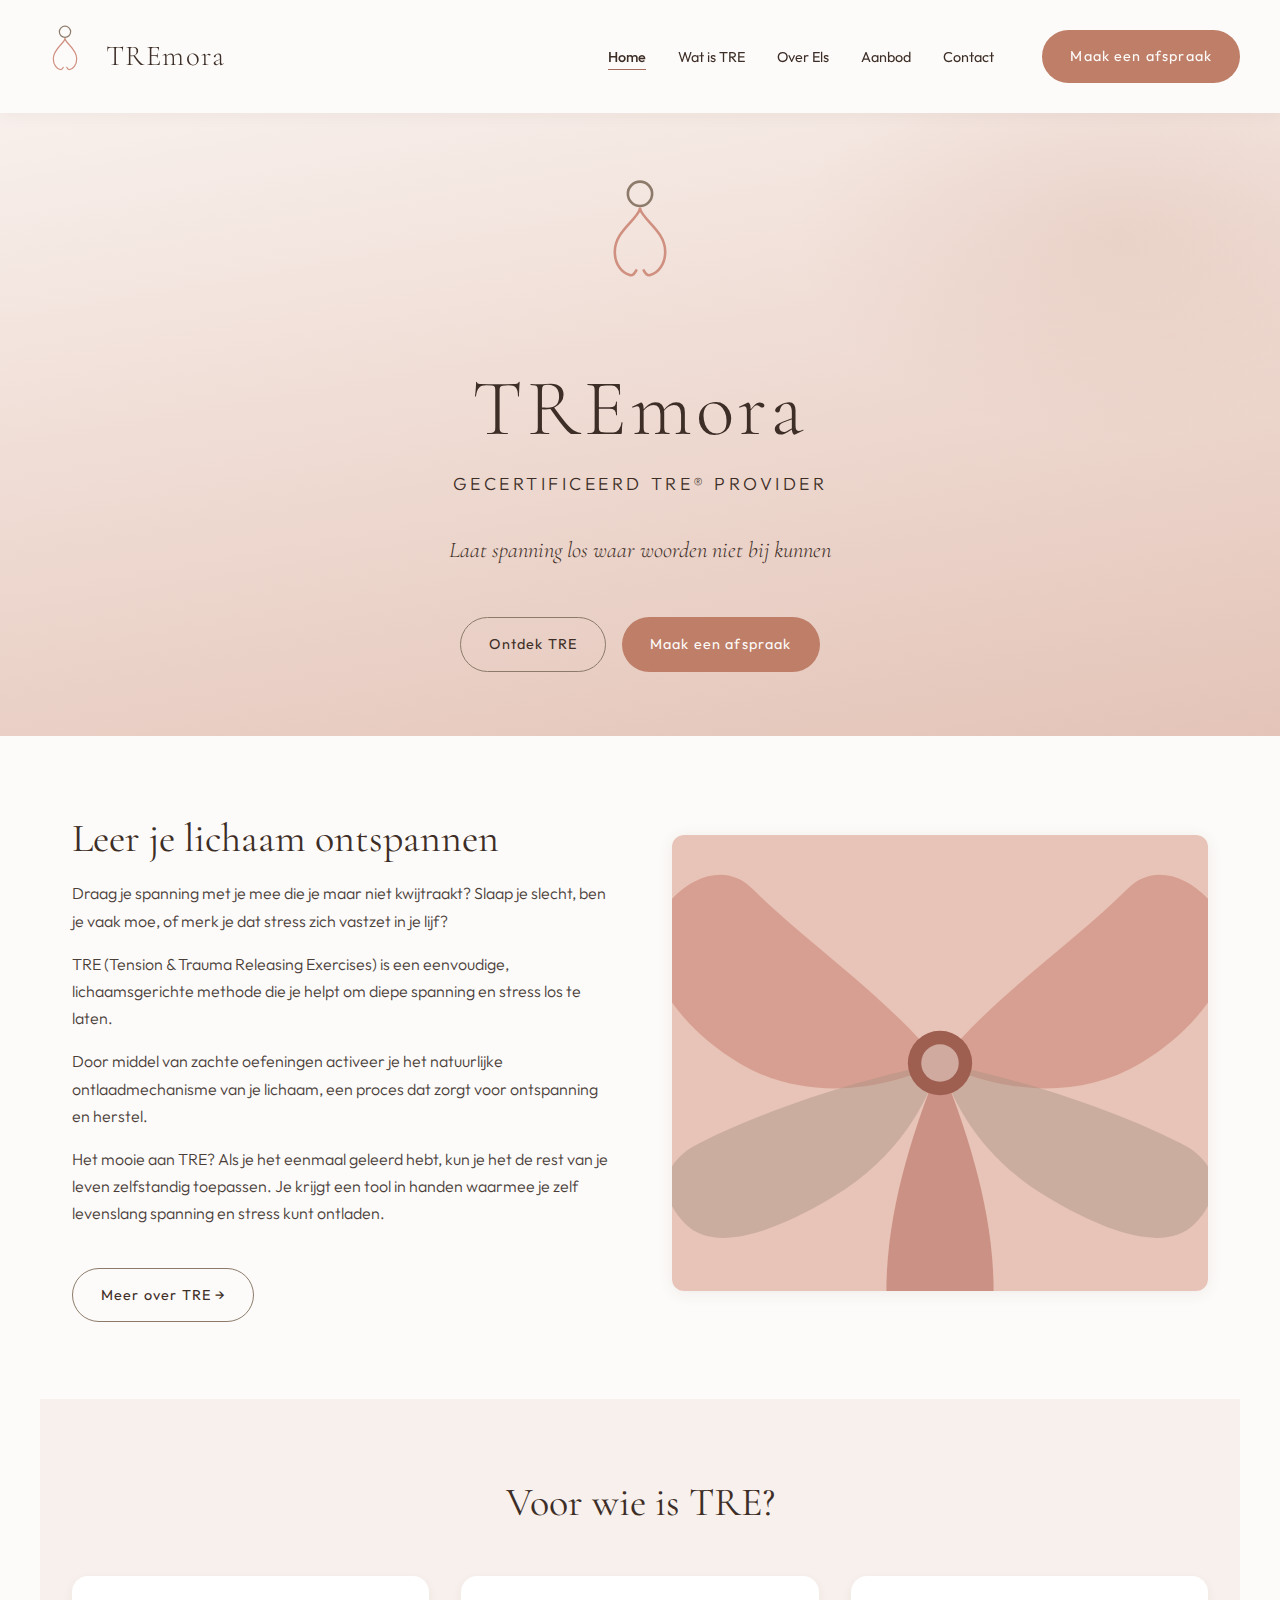
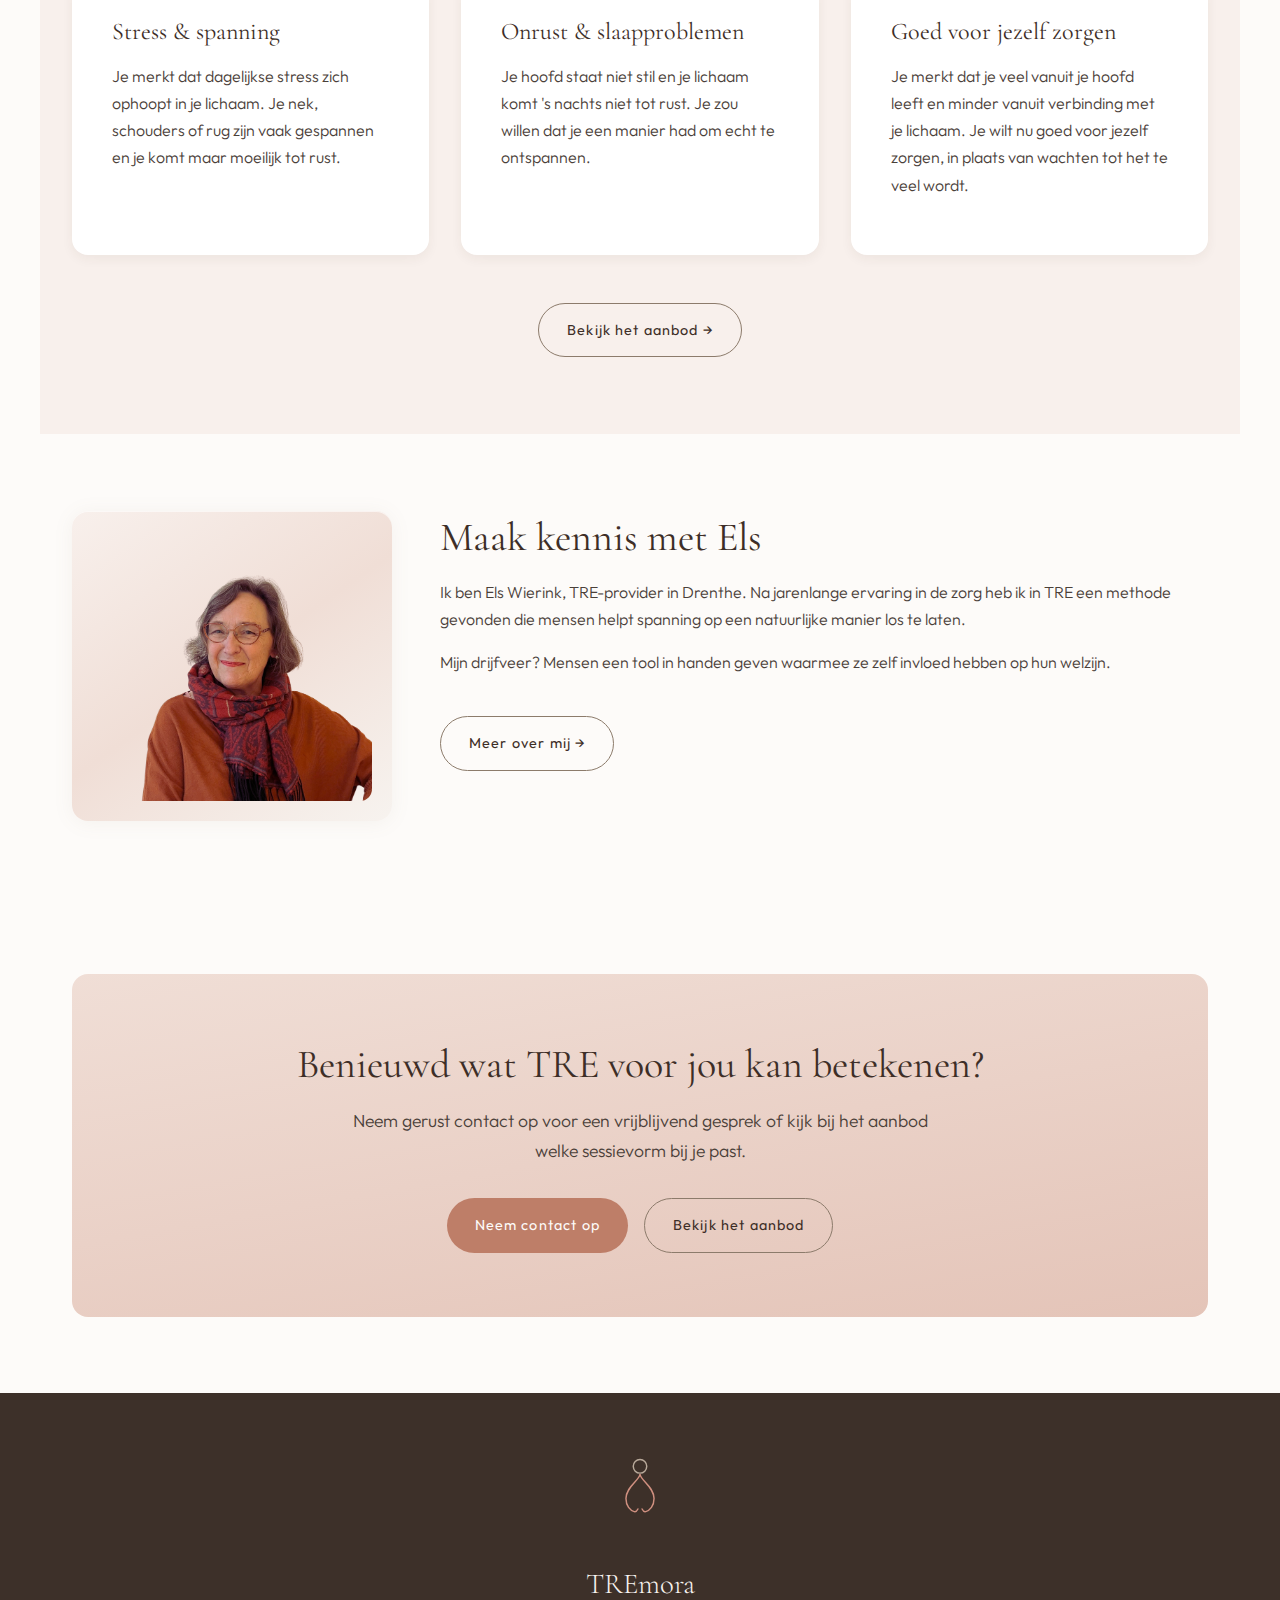
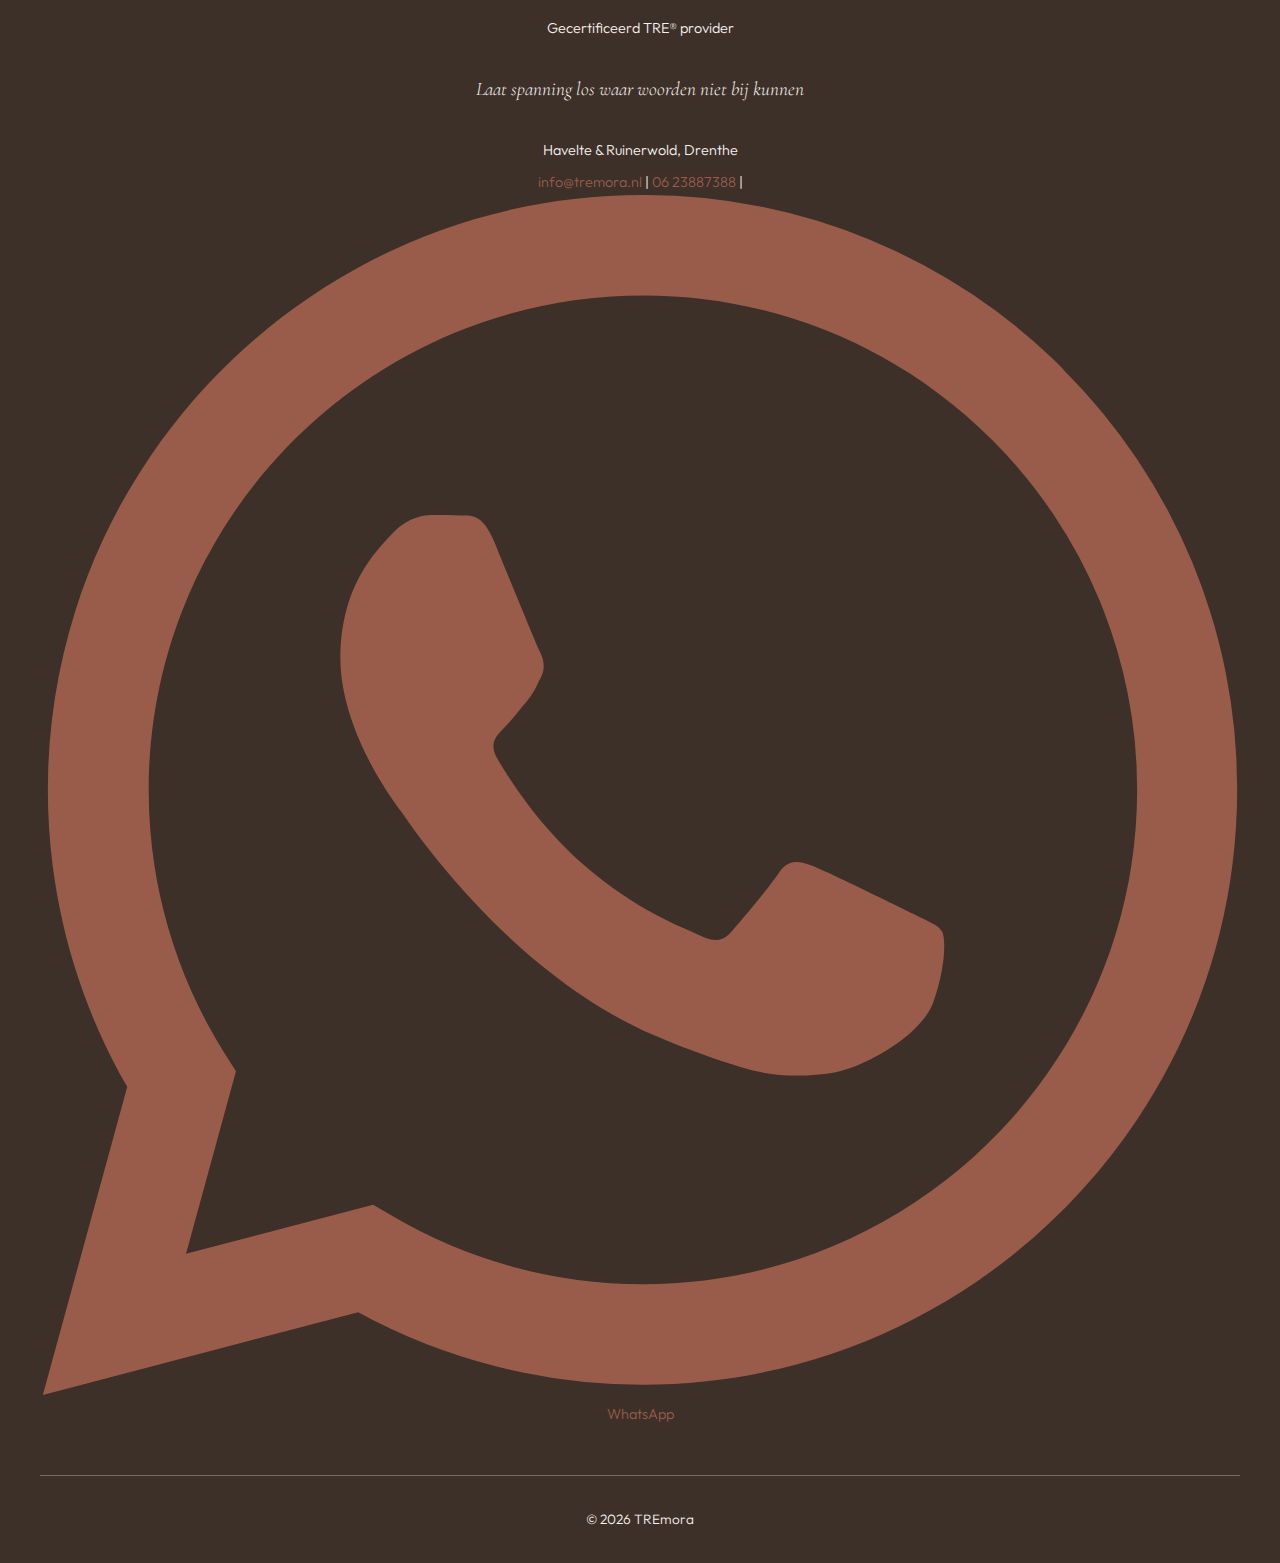
<file: index.html>
<!DOCTYPE html>
<html lang="nl">
<head>
  <meta charset="UTF-8">
  <meta name="viewport" content="width=device-width, initial-scale=1.0">
  <title>TREmora — Gecertificeerd TRE® provider in Drenthe</title>
  <meta name="description" content="TREmora helpt je om spanning los te laten met TRE (Tension & Trauma Releasing Exercises). Individuele en groepssessies in Havelte en Ruinerwold, Drenthe.">
  <link rel="preconnect" href="https://fonts.googleapis.com">
  <link rel="preconnect" href="https://fonts.gstatic.com" crossorigin>
  <link href="https://fonts.googleapis.com/css2?family=Cormorant+Garamond:ital,wght@0,300;0,400;0,500;1,300;1,400&family=Outfit:wght@300;400;500&display=swap" rel="stylesheet">
  <link rel="stylesheet" href="css/style.css">
</head>
<body>
  <!-- Header -->
  <header class="header">
    <div class="header-container">
      <a href="index.html" class="logo-link">
        <svg class="logo-icon" viewBox="0 0 110 150" fill="none" xmlns="http://www.w3.org/2000/svg">
          <circle cx="55" cy="18" r="13" fill="none" stroke="#8C7B6B" stroke-width="2.8" stroke-linecap="round"/>
          <path d="M55 34 C52 46, 28 58, 28 80 C28 94, 36 103, 44 105 C47 106, 49 104, 51 100" stroke="#D09080" stroke-width="2.8" fill="none" stroke-linecap="round" stroke-linejoin="round"/>
          <path d="M55 34 C58 46, 82 58, 82 80 C82 94, 74 103, 66 105 C63 106, 61 104, 59 100" stroke="#D09080" stroke-width="2.8" fill="none" stroke-linecap="round" stroke-linejoin="round"/>
        </svg>
        <span class="logo-text">TREmora</span>
      </a>
      <nav class="nav">
        <button class="hamburger" aria-label="Menu openen" aria-controls="nav-dropdown" aria-expanded="false">
          <span></span>
          <span></span>
          <span></span>
        </button>
        <div class="nav-dropdown" id="nav-dropdown">
          <ul class="nav-links" id="nav-links">
            <li><a href="index.html">Home</a></li>
            <li><a href="wat-is-tre.html">Wat is TRE</a></li>
            <li><a href="over-els.html">Over Els</a></li>
            <li><a href="aanbod.html">Aanbod</a></li>
            <li><a href="contact.html">Contact</a></li>
          </ul>
          <div class="nav-cta">
            <a href="contact.html" class="btn btn-primary">Maak een afspraak</a>
          </div>
        </div>
      </nav>
    </div>
  </header>

  <!-- Hero Section -->
  <section class="hero">
    <div class="hero-content">
      <svg class="hero-logo" viewBox="0 0 110 150" fill="none" xmlns="http://www.w3.org/2000/svg">
        <circle cx="55" cy="18" r="13" fill="none" stroke="#8C7B6B" stroke-width="2.8" stroke-linecap="round"/>
        <path d="M55 34 C52 46, 28 58, 28 80 C28 94, 36 103, 44 105 C47 106, 49 104, 51 100" stroke="#D09080" stroke-width="2.8" fill="none" stroke-linecap="round" stroke-linejoin="round"/>
        <path d="M55 34 C58 46, 82 58, 82 80 C82 94, 74 103, 66 105 C63 106, 61 104, 59 100" stroke="#D09080" stroke-width="2.8" fill="none" stroke-linecap="round" stroke-linejoin="round"/>
      </svg>
      <h1>TREmora</h1>
      <p class="hero-subtitle">Gecertificeerd TRE® provider</p>
      <p class="hero-tagline">Laat spanning los waar woorden niet bij kunnen</p>
      <div class="hero-buttons">
        <a href="wat-is-tre.html" class="btn btn-secondary">Ontdek TRE</a>
        <a href="contact.html" class="btn btn-primary">Maak een afspraak</a>
      </div>
    </div>
  </section>

  <!-- Introductie Sectie -->
  <section class="section">
    <div class="two-column">
      <div>
        <h2>Leer je lichaam ontspannen</h2>
        <p>Draag je spanning met je mee die je maar niet kwijtraakt? Slaap je slecht, ben je vaak moe, of merk je dat stress zich vastzet in je lijf?</p>
        <p>TRE (Tension & Trauma Releasing Exercises) is een eenvoudige, lichaamsgerichte methode die je helpt om diepe spanning en stress los te laten.</p>
        <p>Door middel van zachte oefeningen activeer je het natuurlijke ontlaadmechanisme van je lichaam, een proces dat zorgt voor ontspanning en herstel.</p>
        <p>Het mooie aan TRE? Als je het eenmaal geleerd hebt, kun je het de rest van je leven zelfstandig toepassen. Je krijgt een tool in handen waarmee je zelf levenslang spanning en stress kunt ontladen.</p>
        <a href="wat-is-tre.html" class="btn btn-secondary" style="margin-top: 1.5rem;">Meer over TRE →</a>
      </div>
      <div>
        <img src="images/06-bloei.svg" alt="TRE oefening – sfeerbeeld: ontspannen bewegen in een rustige omgeving" loading="lazy" width="600" height="400" class="tre-sfeerbeeld">
      </div>
    </div>
  </section>

  <!-- Voor wie Sectie -->
  <section class="section section-alt">
    <h2 style="text-align: center; margin-bottom: 3rem;">Voor wie is TRE?</h2>
    <div class="card-grid">
      <div class="card">
        <h3>Stress & spanning</h3>
        <p>Je merkt dat dagelijkse stress zich ophoopt in je lichaam. Je nek, schouders of rug zijn vaak gespannen en je komt maar moeilijk tot rust.</p>
      </div>
      <div class="card">
        <h3>Onrust & slaapproblemen</h3>
        <p>Je hoofd staat niet stil en je lichaam komt 's nachts niet tot rust. Je zou willen dat je een manier had om echt te ontspannen.</p>
      </div>
      <div class="card">
        <h3>Goed voor jezelf zorgen</h3>
        <p>Je merkt dat je veel vanuit je hoofd leeft en minder vanuit verbinding met je lichaam. Je wilt nu goed voor jezelf zorgen, in plaats van wachten tot het te veel wordt.</p>
      </div>
    </div>
    <div style="text-align: center; margin-top: 3rem;">
      <a href="aanbod.html" class="btn btn-secondary">Bekijk het aanbod →</a>
    </div>
  </section>

  <!-- Over Els Sectie -->
  <section class="section section-els">
    <div class="els-content">
      <div class="els-text">
        <h2>Maak kennis met Els</h2>
        <p>Ik ben Els Wierink, TRE-provider in Drenthe. Na jarenlange ervaring in de zorg heb ik in TRE een methode gevonden die mensen helpt spanning op een natuurlijke manier los te laten.</p>
        <p>Mijn drijfveer? Mensen een tool in handen geven waarmee ze zelf invloed hebben op hun welzijn.</p>
        <a href="over-els.html" class="btn btn-secondary" style="margin-top: 1.5rem;">Meer over mij →</a>
      </div>
      <div class="els-portret-wrap">
        <img src="images/Els geen achtergrond.png" alt="Els Wierink" loading="lazy" width="600" height="400" class="els-portret">
      </div>
    </div>
  </section>

  <!-- CTA Sectie -->
  <section class="section">
    <div class="cta-block">
      <h2>Benieuwd wat TRE voor jou kan betekenen?</h2>
      <p>Neem gerust contact op voor een vrijblijvend gesprek of kijk bij het aanbod welke sessievorm bij je past.</p>
      <div class="cta-buttons">
        <a href="contact.html" class="btn btn-primary">Neem contact op</a>
        <a href="aanbod.html" class="btn btn-secondary">Bekijk het aanbod</a>
      </div>
    </div>
  </section>

  <!-- Footer (component, geladen via main.js) -->
  <div id="footer-container"></div>

  <script src="js/main.js"></script>
</body>
</html>
</file>
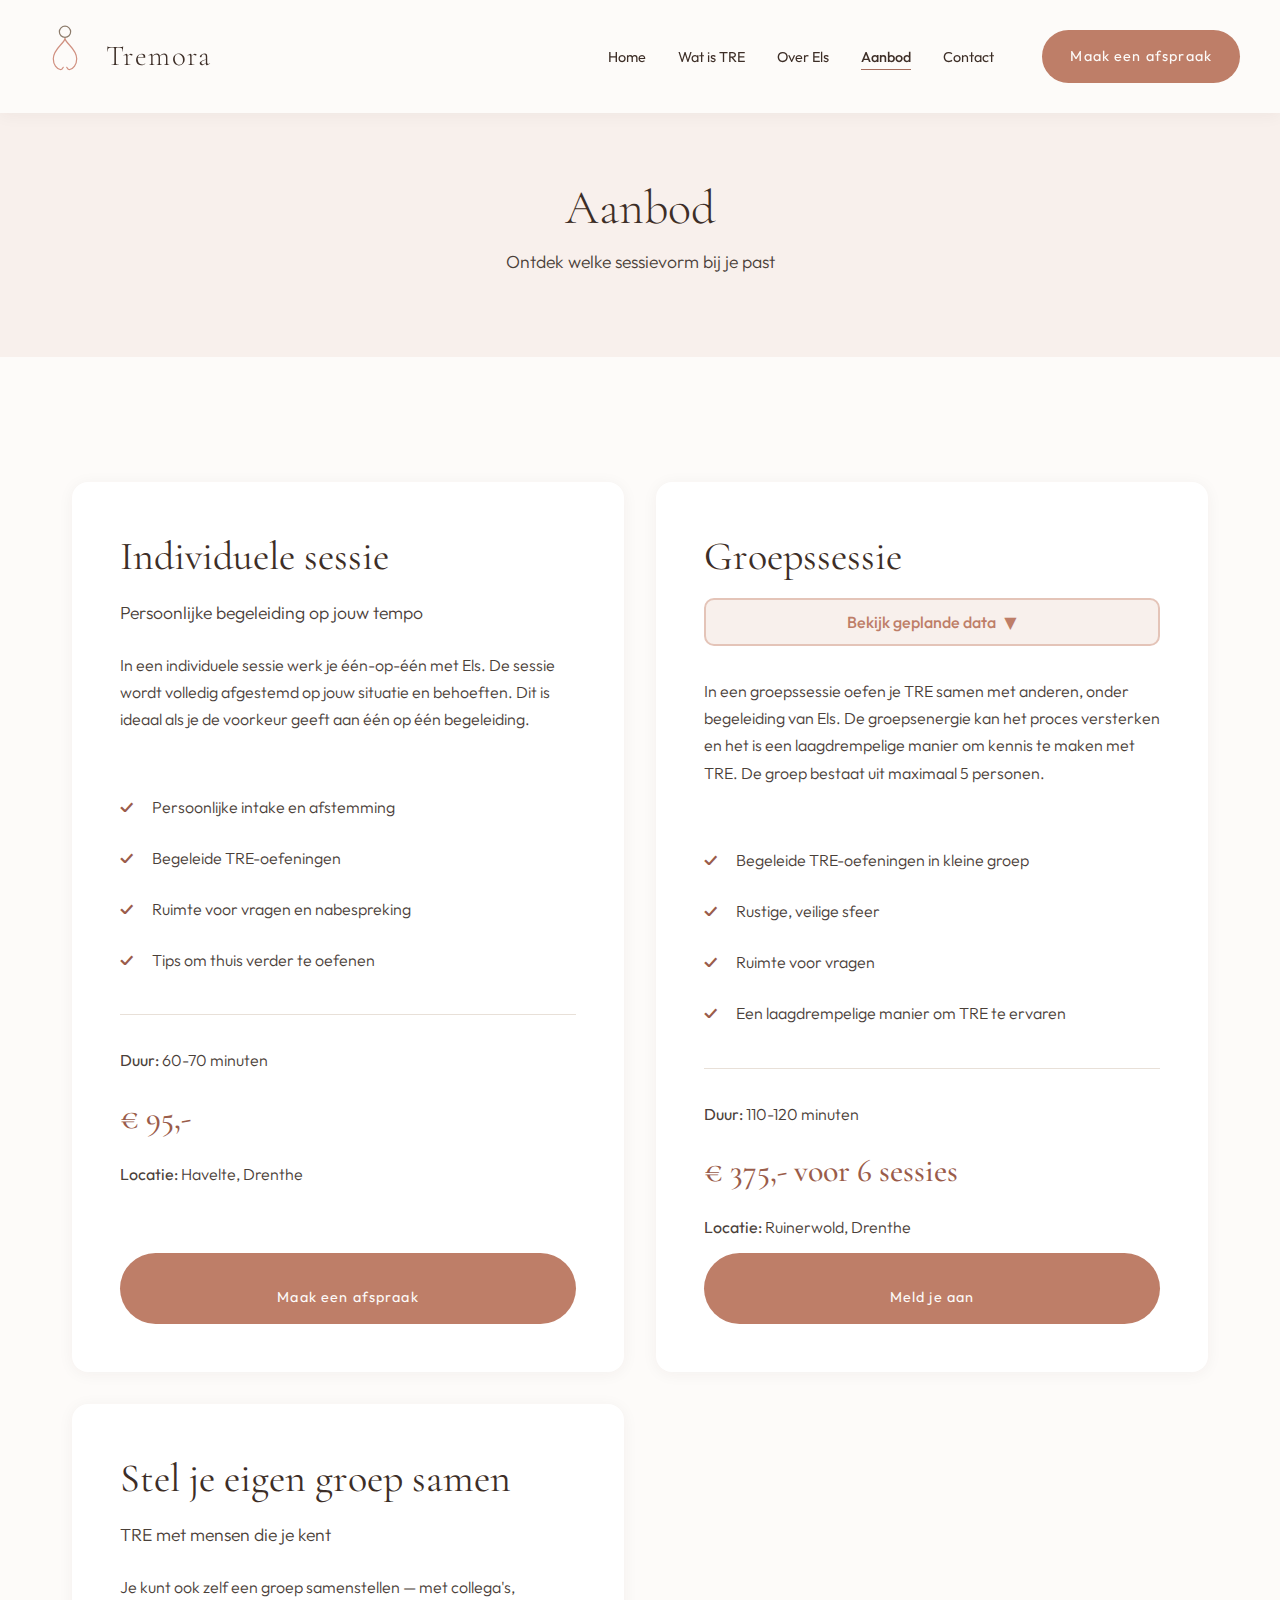
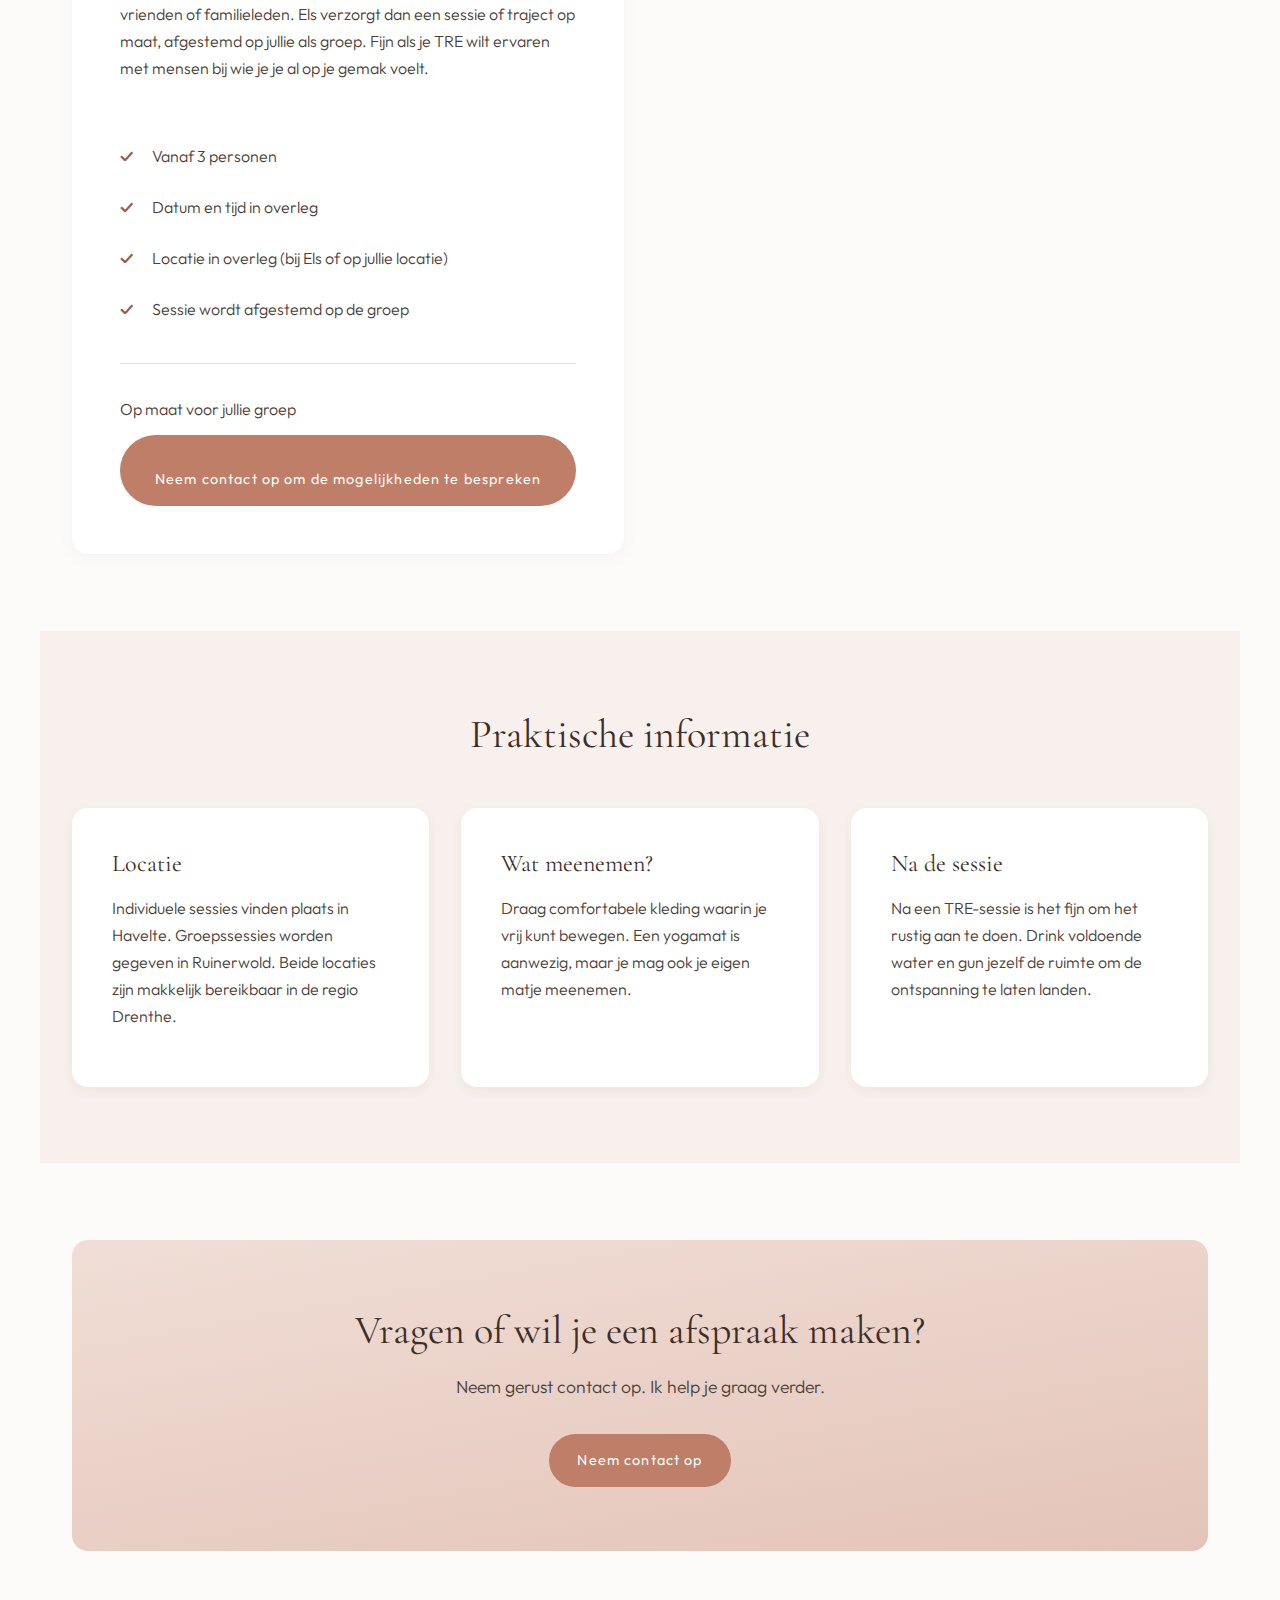
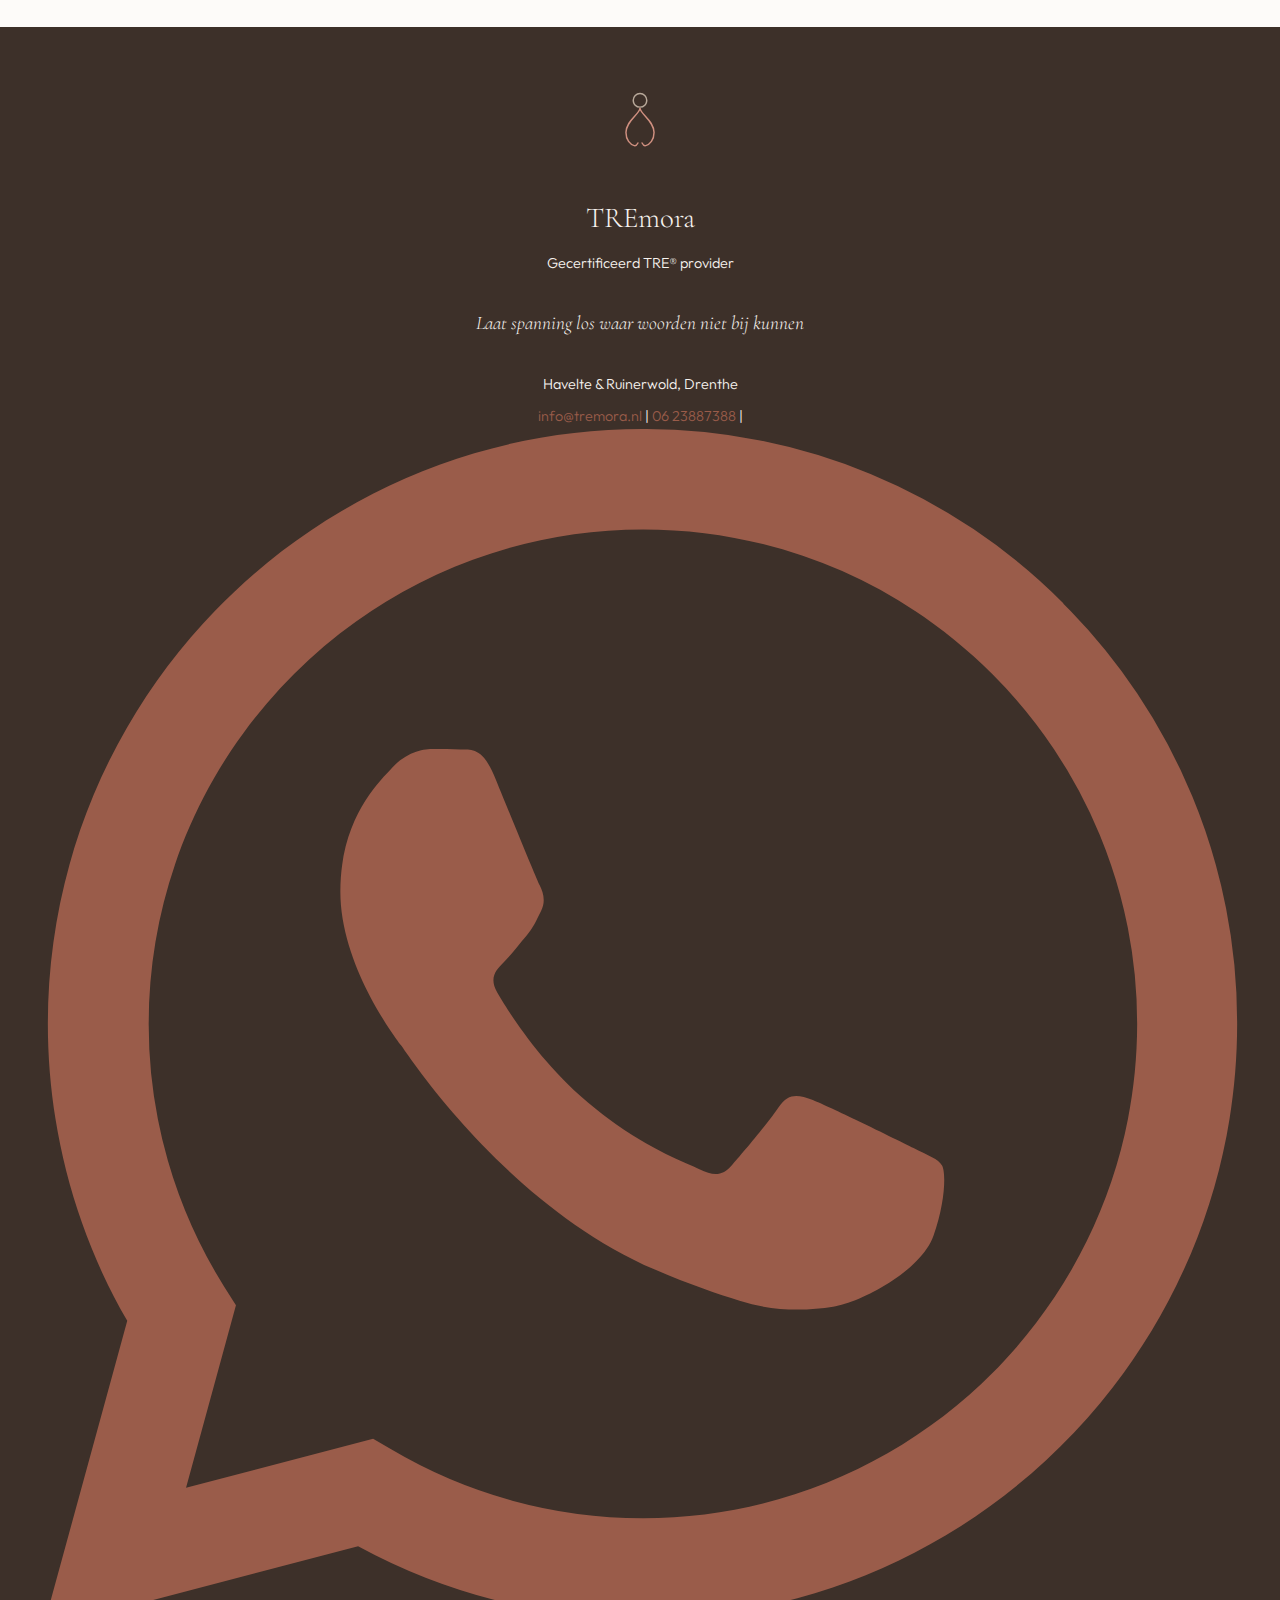
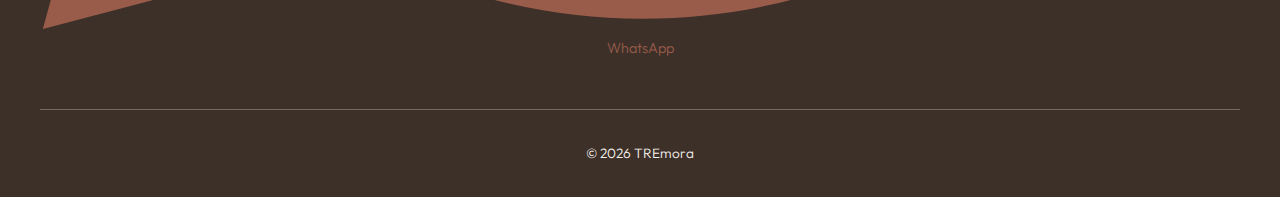
<file: aanbod.html>
<!DOCTYPE html>
<html lang="nl">
<head>
  <meta charset="UTF-8">
  <meta name="viewport" content="width=device-width, initial-scale=1.0">
  <title>Aanbod — Individuele & groepssessies TRE in Drenthe | Tremora</title>
  <meta name="description" content="Bekijk het aanbod van Tremora: individuele TRE-sessies in Havelte en groepssessies in Ruinerwold. Ontdek welke sessievorm bij je past.">
  <link rel="preconnect" href="https://fonts.googleapis.com">
  <link rel="preconnect" href="https://fonts.gstatic.com" crossorigin>
  <link href="https://fonts.googleapis.com/css2?family=Cormorant+Garamond:ital,wght@0,300;0,400;0,500;1,300;1,400&family=Outfit:wght@300;400;500&display=swap" rel="stylesheet">
  <link rel="stylesheet" href="css/style.css">
</head>
<body>
  <!-- Header -->
  <header class="header">
    <div class="header-container">
      <a href="index.html" class="logo-link">
        <svg class="logo-icon" viewBox="0 0 110 150" fill="none" xmlns="http://www.w3.org/2000/svg">
          <circle cx="55" cy="18" r="13" fill="none" stroke="#8C7B6B" stroke-width="2.8" stroke-linecap="round"/>
          <path d="M55 34 C52 46, 28 58, 28 80 C28 94, 36 103, 44 105 C47 106, 49 104, 51 100" stroke="#D09080" stroke-width="2.8" fill="none" stroke-linecap="round" stroke-linejoin="round"/>
          <path d="M55 34 C58 46, 82 58, 82 80 C82 94, 74 103, 66 105 C63 106, 61 104, 59 100" stroke="#D09080" stroke-width="2.8" fill="none" stroke-linecap="round" stroke-linejoin="round"/>
        </svg>
        <span class="logo-text">Tremora</span>
      </a>
      <nav class="nav">
        <button class="hamburger" aria-label="Menu openen" aria-controls="nav-dropdown" aria-expanded="false">
          <span></span>
          <span></span>
          <span></span>
        </button>
        <div class="nav-dropdown" id="nav-dropdown">
          <ul class="nav-links" id="nav-links">
            <li><a href="index.html">Home</a></li>
            <li><a href="wat-is-tre.html">Wat is TRE</a></li>
            <li><a href="over-els.html">Over Els</a></li>
            <li><a href="aanbod.html">Aanbod</a></li>
            <li><a href="contact.html">Contact</a></li>
          </ul>
          <div class="nav-cta">
            <a href="contact.html" class="btn btn-primary">Maak een afspraak</a>
          </div>
        </div>
      </nav>
    </div>
  </header>

  <!-- Page Header -->
  <section class="page-header">
    <h1>Aanbod</h1>
    <p>Ontdek welke sessievorm bij je past</p>
  </section>

  <!-- Sessie-overzicht -->
  <section class="section">
    <div class="card-grid" style="grid-template-columns: repeat(auto-fit, minmax(400px, 1fr));">
      <!-- Individuele sessie -->
      <div class="offer-card">
        <h2>Individuele sessie</h2>
        <p class="offer-subtitle">Persoonlijke begeleiding op jouw tempo</p>
        <p>In een individuele sessie werk je één-op-één met Els. De sessie wordt volledig afgestemd op jouw situatie en behoeften. Dit is ideaal als je de voorkeur geeft aan één op één begeleiding.</p>
        <ul class="offer-features">
          <li>Persoonlijke intake en afstemming</li>
          <li>Begeleide TRE-oefeningen</li>
          <li>Ruimte voor vragen en nabespreking</li>
          <li>Tips om thuis verder te oefenen</li>
        </ul>
        <div class="offer-details">
          <div class="offer-detail"><strong>Duur:</strong> 60-70 minuten</div>
          <div class="offer-price">€ 95,-</div>
          <div class="offer-detail"><strong>Locatie:</strong> Havelte, Drenthe</div>
        </div>
        <a href="contact.html" class="btn btn-primary offer-card-cta">Maak een afspraak</a>
      </div>

      <!-- Groepssessie -->
      <div class="offer-card">
        <h2>Groepssessie</h2>
        <div class="session-dates-wrap">
          <button type="button" class="session-dates-toggle btn-cta-dates" aria-expanded="false" aria-controls="session-dates-list" id="session-dates-btn">Bekijk geplande data</button>
          <div class="session-dates-content" id="session-dates-list" hidden>
            <p class="session-dates-title">Geplande groepssessies</p>
            <p class="session-dates-intro">Je meldt je aan voor de dinsdagavondgroep of vrijdagochtendgroep.</p>
            <p><strong>Dinsdagavond 19:00 – 21:00 uur</strong><br>17 maart, 24 maart, 31 maart, 7 april, 14 april, 21 april</p>
            <p><strong>Vrijdagochtend 09:30 – 11:30 uur</strong><br>27 maart, 3 april, 10 april, 17 april, 24 april, 1 mei</p>
          </div>
        </div>
        <p>In een groepssessie oefen je TRE samen met anderen, onder begeleiding van Els. De groepsenergie kan het proces versterken en het is een laagdrempelige manier om kennis te maken met TRE. De groep bestaat uit maximaal 5 personen.</p>
        <ul class="offer-features">
          <li>Begeleide TRE-oefeningen in kleine groep</li>
          <li>Rustige, veilige sfeer</li>
          <li>Ruimte voor vragen</li>
          <li>Een laagdrempelige manier om TRE te ervaren</li>
        </ul>
        <div class="offer-details">
          <div class="offer-detail"><strong>Duur:</strong> 110-120 minuten</div>
          <div class="offer-price">€ 375,- voor 6 sessies</div>
          <div class="offer-detail"><strong>Locatie:</strong> Ruinerwold, Drenthe</div>
        </div>
        <a href="contact.html" class="btn btn-primary offer-card-cta">Meld je aan</a>
      </div>

      <!-- Eigen groep -->
      <div class="offer-card">
        <h2>Stel je eigen groep samen</h2>
        <p class="offer-subtitle">TRE met mensen die je kent</p>
        <p>Je kunt ook zelf een groep samenstellen — met collega's, vrienden of familieleden. Els verzorgt dan een sessie of traject op maat, afgestemd op jullie als groep. Fijn als je TRE wilt ervaren met mensen bij wie je je al op je gemak voelt.</p>
        <ul class="offer-features">
          <li>Vanaf 3 personen</li>
          <li>Datum en tijd in overleg</li>
          <li>Locatie in overleg (bij Els of op jullie locatie)</li>
          <li>Sessie wordt afgestemd op de groep</li>
        </ul>
        <div class="offer-details">
          <div class="offer-detail">Op maat voor jullie groep</div>
        </div>
        <a href="contact.html" class="btn btn-primary offer-card-cta">Neem contact op om de mogelijkheden te bespreken</a>
      </div>
    </div>
  </section>

  <!-- Praktische info -->
  <section class="section section-alt">
    <h2 style="text-align: center; margin-bottom: 3rem;">Praktische informatie</h2>
    <div class="card-grid">
      <div class="card">
        <h3>Locatie</h3>
        <p>Individuele sessies vinden plaats in Havelte. Groepssessies worden gegeven in Ruinerwold. Beide locaties zijn makkelijk bereikbaar in de regio Drenthe.</p>
      </div>
      <div class="card">
        <h3>Wat meenemen?</h3>
        <p>Draag comfortabele kleding waarin je vrij kunt bewegen. Een yogamat is aanwezig, maar je mag ook je eigen matje meenemen.</p>
      </div>
      <div class="card">
        <h3>Na de sessie</h3>
        <p>Na een TRE-sessie is het fijn om het rustig aan te doen. Drink voldoende water en gun jezelf de ruimte om de ontspanning te laten landen.</p>
      </div>
    </div>
  </section>

  <!-- CTA -->
  <section class="section">
    <div class="cta-block">
      <h2>Vragen of wil je een afspraak maken?</h2>
      <p>Neem gerust contact op. Ik help je graag verder.</p>
      <div class="cta-buttons">
        <a href="contact.html" class="btn btn-primary">Neem contact op</a>
      </div>
    </div>
  </section>

  <!-- Footer (component, geladen via main.js) -->
  <div id="footer-container"></div>

  <script src="js/main.js"></script>
</body>
</html>
</file>
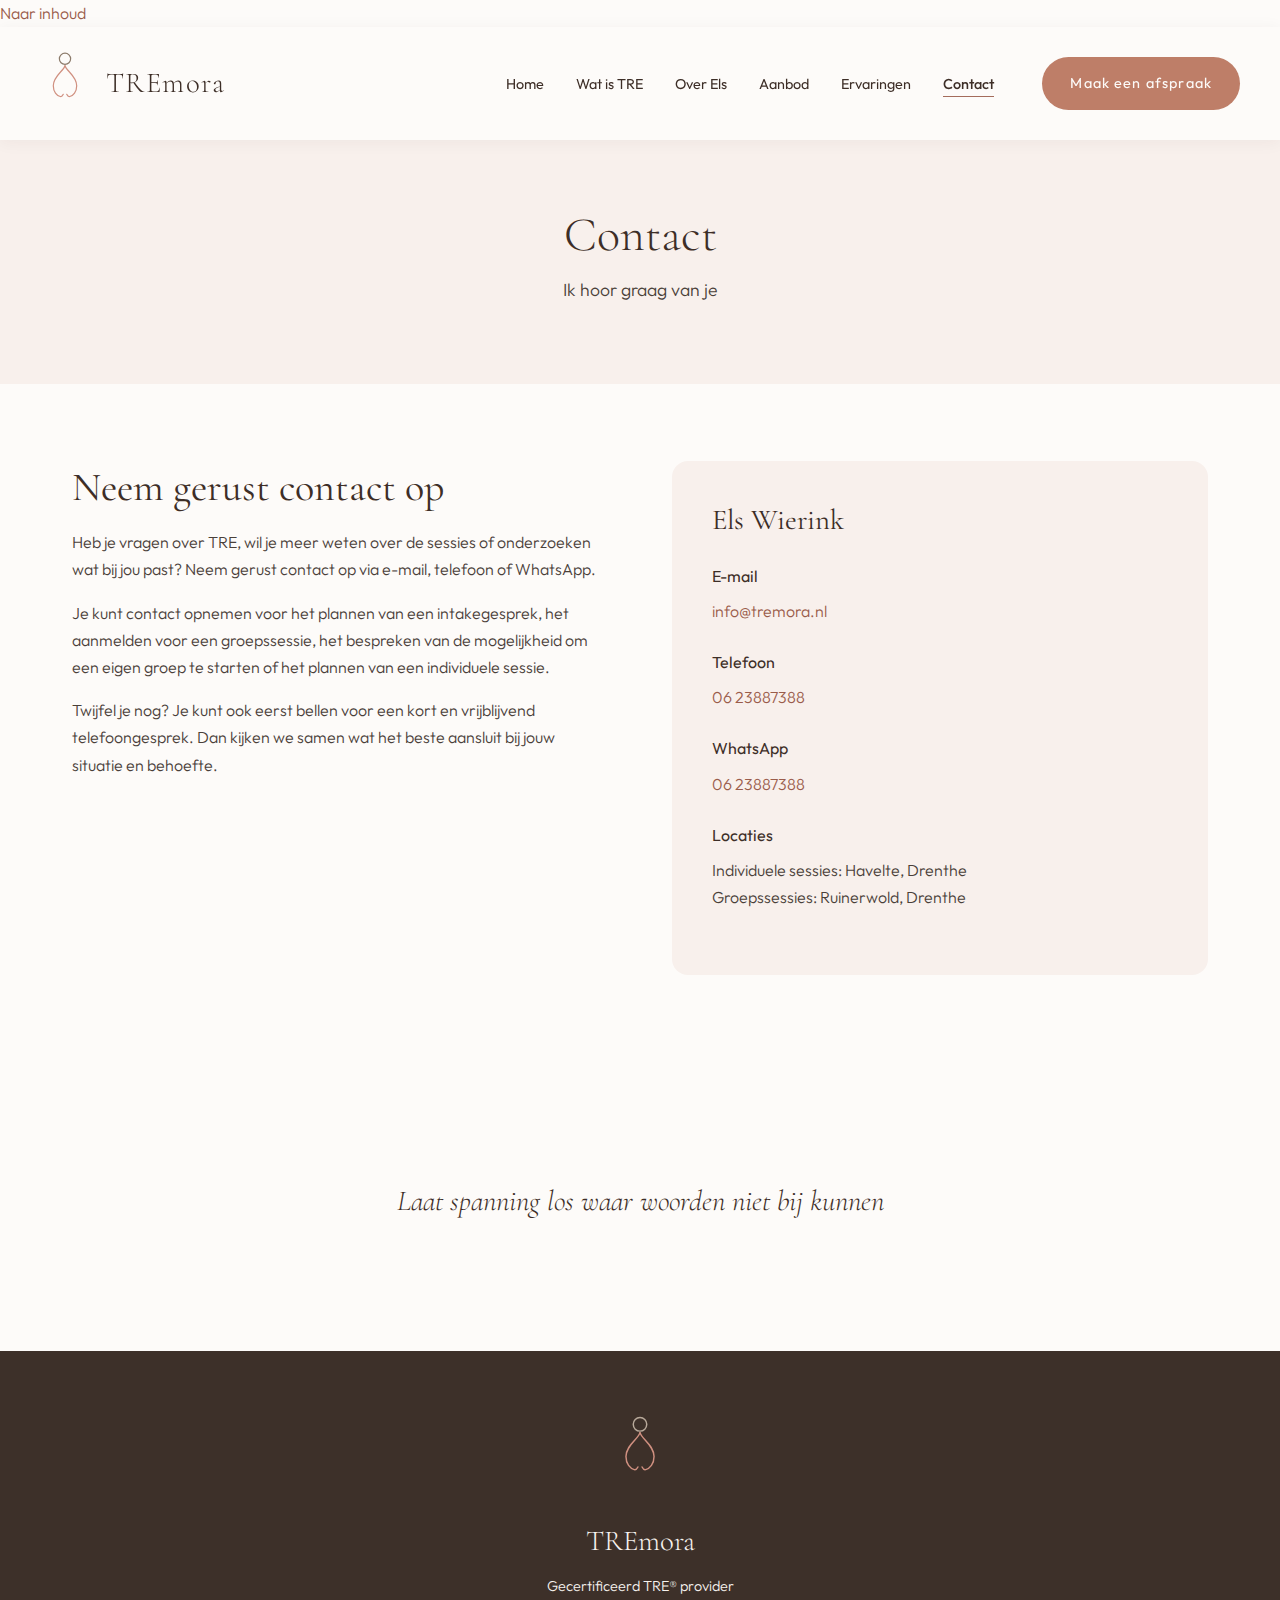
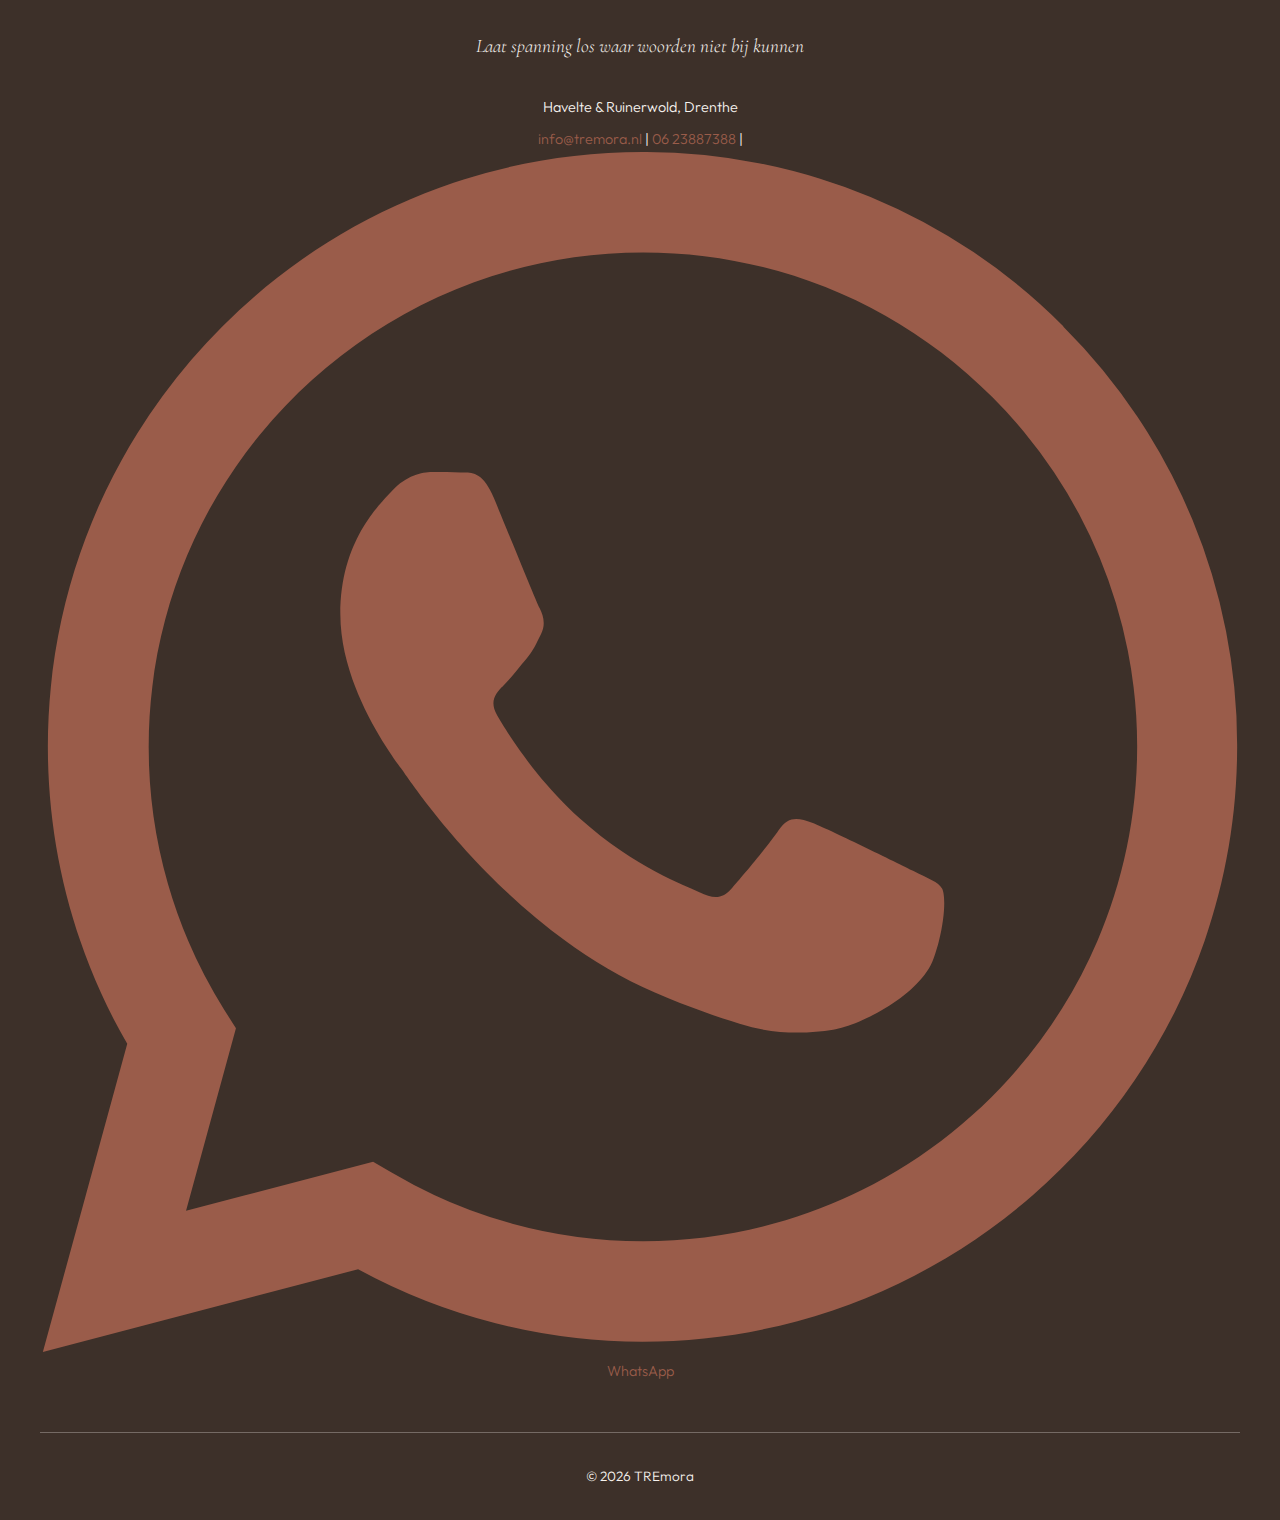
<file: contact.html>
<!DOCTYPE html>
<html lang="nl">
<head>
  <meta charset="UTF-8">
  <meta name="viewport" content="width=device-width, initial-scale=1.0">
  <title>Contact — TREmora TRE & Coaching Drenthe</title>
  <meta name="description" content="Neem contact op met TREmora voor vragen over TRE of om een afspraak te maken. Sessies in Havelte en Ruinerwold, Drenthe.">
  <link rel="preconnect" href="https://fonts.googleapis.com">
  <link rel="preconnect" href="https://fonts.gstatic.com" crossorigin>
  <link href="https://fonts.googleapis.com/css2?family=Cormorant+Garamond:ital,wght@0,300;0,400;0,500;1,300;1,400&family=Outfit:wght@300;400;500&display=swap" rel="stylesheet">
  <link rel="stylesheet" href="css/style.css">
  <link rel="icon" href="images/logo-favicon-dark.svg" type="image/svg+xml">
</head>
<body>
  <a href="#main" class="skip-link">Naar inhoud</a>
  <!-- Header -->
  <header class="header">
    <div class="header-container">
      <a href="index.html" class="logo-link">
        <svg class="logo-icon" viewBox="0 0 110 150" fill="none" xmlns="http://www.w3.org/2000/svg">
          <circle cx="55" cy="18" r="13" fill="none" stroke="#8C7B6B" stroke-width="2.8" stroke-linecap="round"/>
          <path d="M55 34 C52 46, 28 58, 28 80 C28 94, 36 103, 44 105 C47 106, 49 104, 51 100" stroke="#D09080" stroke-width="2.8" fill="none" stroke-linecap="round" stroke-linejoin="round"/>
          <path d="M55 34 C58 46, 82 58, 82 80 C82 94, 74 103, 66 105 C63 106, 61 104, 59 100" stroke="#D09080" stroke-width="2.8" fill="none" stroke-linecap="round" stroke-linejoin="round"/>
        </svg>
        <span class="logo-text">TREmora</span>
      </a>
      <nav class="nav">
        <button class="hamburger" aria-label="Menu openen" aria-controls="nav-dropdown" aria-expanded="false">
          <span></span>
          <span></span>
          <span></span>
        </button>
        <div class="nav-dropdown" id="nav-dropdown">
          <ul class="nav-links" id="nav-links">
            <li><a href="index.html">Home</a></li>
            <li><a href="wat-is-tre.html">Wat is TRE</a></li>
            <li><a href="over-els.html">Over Els</a></li>
            <li><a href="aanbod.html">Aanbod</a></li>
            <li><a href="ervaringen.html">Ervaringen</a></li>
            <li><a href="contact.html">Contact</a></li>
          </ul>
          <div class="nav-cta">
            <a href="contact.html" class="btn btn-primary">Maak een afspraak</a>
          </div>
        </div>
      </nav>
    </div>
  </header>

  <!-- Page Header -->
  <section class="page-header" id="main">
    <h1>Contact</h1>
    <p>Ik hoor graag van je</p>
  </section>

  <!-- Contactinformatie -->
  <section class="section">
    <div class="contact-grid">
      <div>
        <h2>Neem gerust contact op</h2>
        <p>Heb je vragen over TRE, wil je meer weten over de sessies of onderzoeken wat bij jou past? Neem gerust contact op via e-mail, telefoon of WhatsApp.</p>
        <p>Je kunt contact opnemen voor het plannen van een intakegesprek, het aanmelden voor een groepssessie, het bespreken van de mogelijkheid om een eigen groep te starten of het plannen van een individuele sessie.</p>
        <p>Twijfel je nog? Je kunt ook eerst bellen voor een kort en vrijblijvend telefoongesprek. Dan kijken we samen wat het beste aansluit bij jouw situatie en behoefte.</p>
      </div>
      <div class="contact-info-card">
        <h3>Els Wierink</h3>
        <div class="contact-detail">
          <strong>E-mail</strong>
          <a href="mailto:info@tremora.nl">info@tremora.nl</a>
        </div>
        <div class="contact-detail">
          <strong>Telefoon</strong>
          <a href="tel:+31623887388">06 23887388</a>
        </div>
        <div class="contact-detail">
          <strong>WhatsApp</strong>
          <a href="https://wa.me/31623887388" target="_blank" rel="noopener noreferrer" aria-label="Stuur een bericht via WhatsApp">06 23887388</a>
        </div>
        <div class="contact-detail">
          <strong>Locaties</strong>
          <p style="margin-top: 0.5rem;">Individuele sessies: Havelte, Drenthe<br>Groepssessies: Ruinerwold, Drenthe</p>
        </div>
      </div>
    </div>
  </section>

  <!-- Afsluitend -->
  <section class="section">
    <div style="text-align: center; padding: 3rem 0;">
      <p style="font-family: var(--font-display); font-style: italic; font-weight: 300; font-size: 1.8rem; color: var(--text-dark); margin: 0;">
        Laat spanning los waar woorden niet bij kunnen
      </p>
    </div>
  </section>

  <!-- Footer (component, geladen via main.js) -->
  <div id="footer-container"></div>

  <script src="js/main.js"></script>
</body>
</html>
</file>
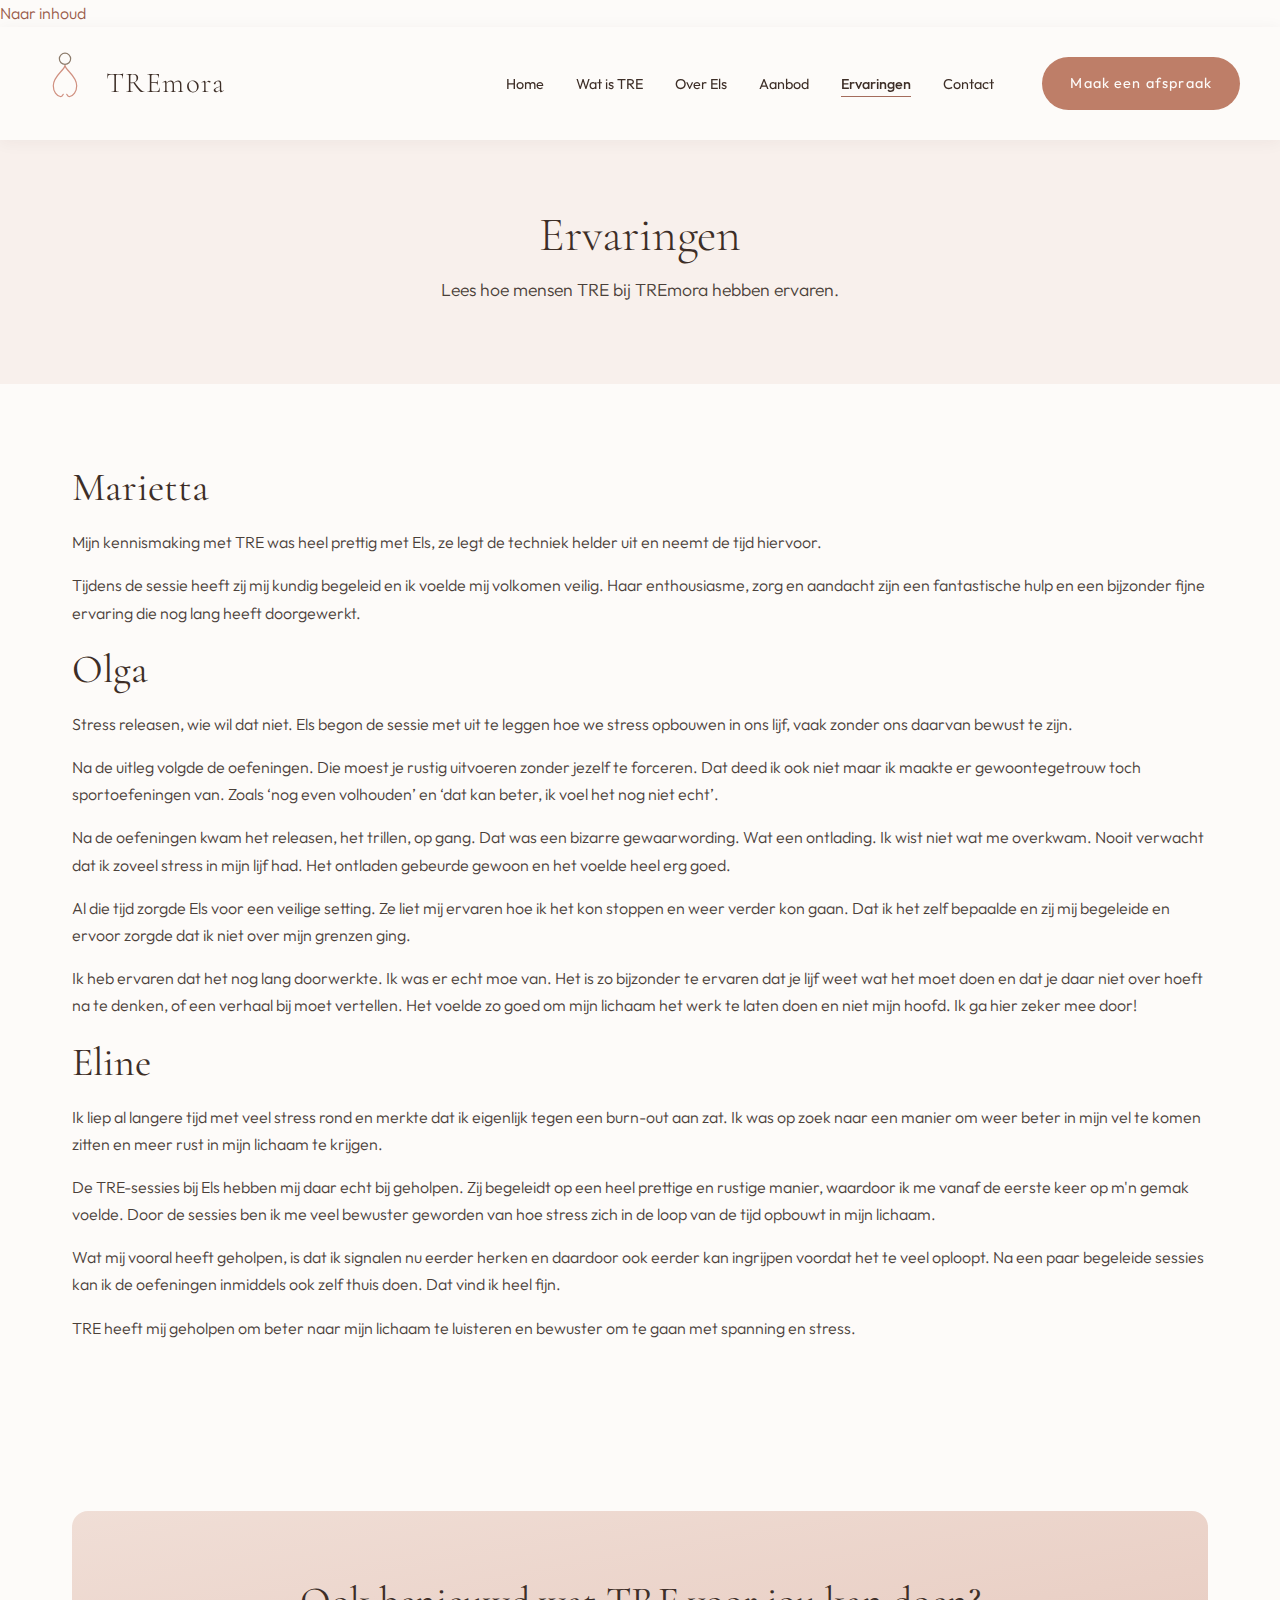
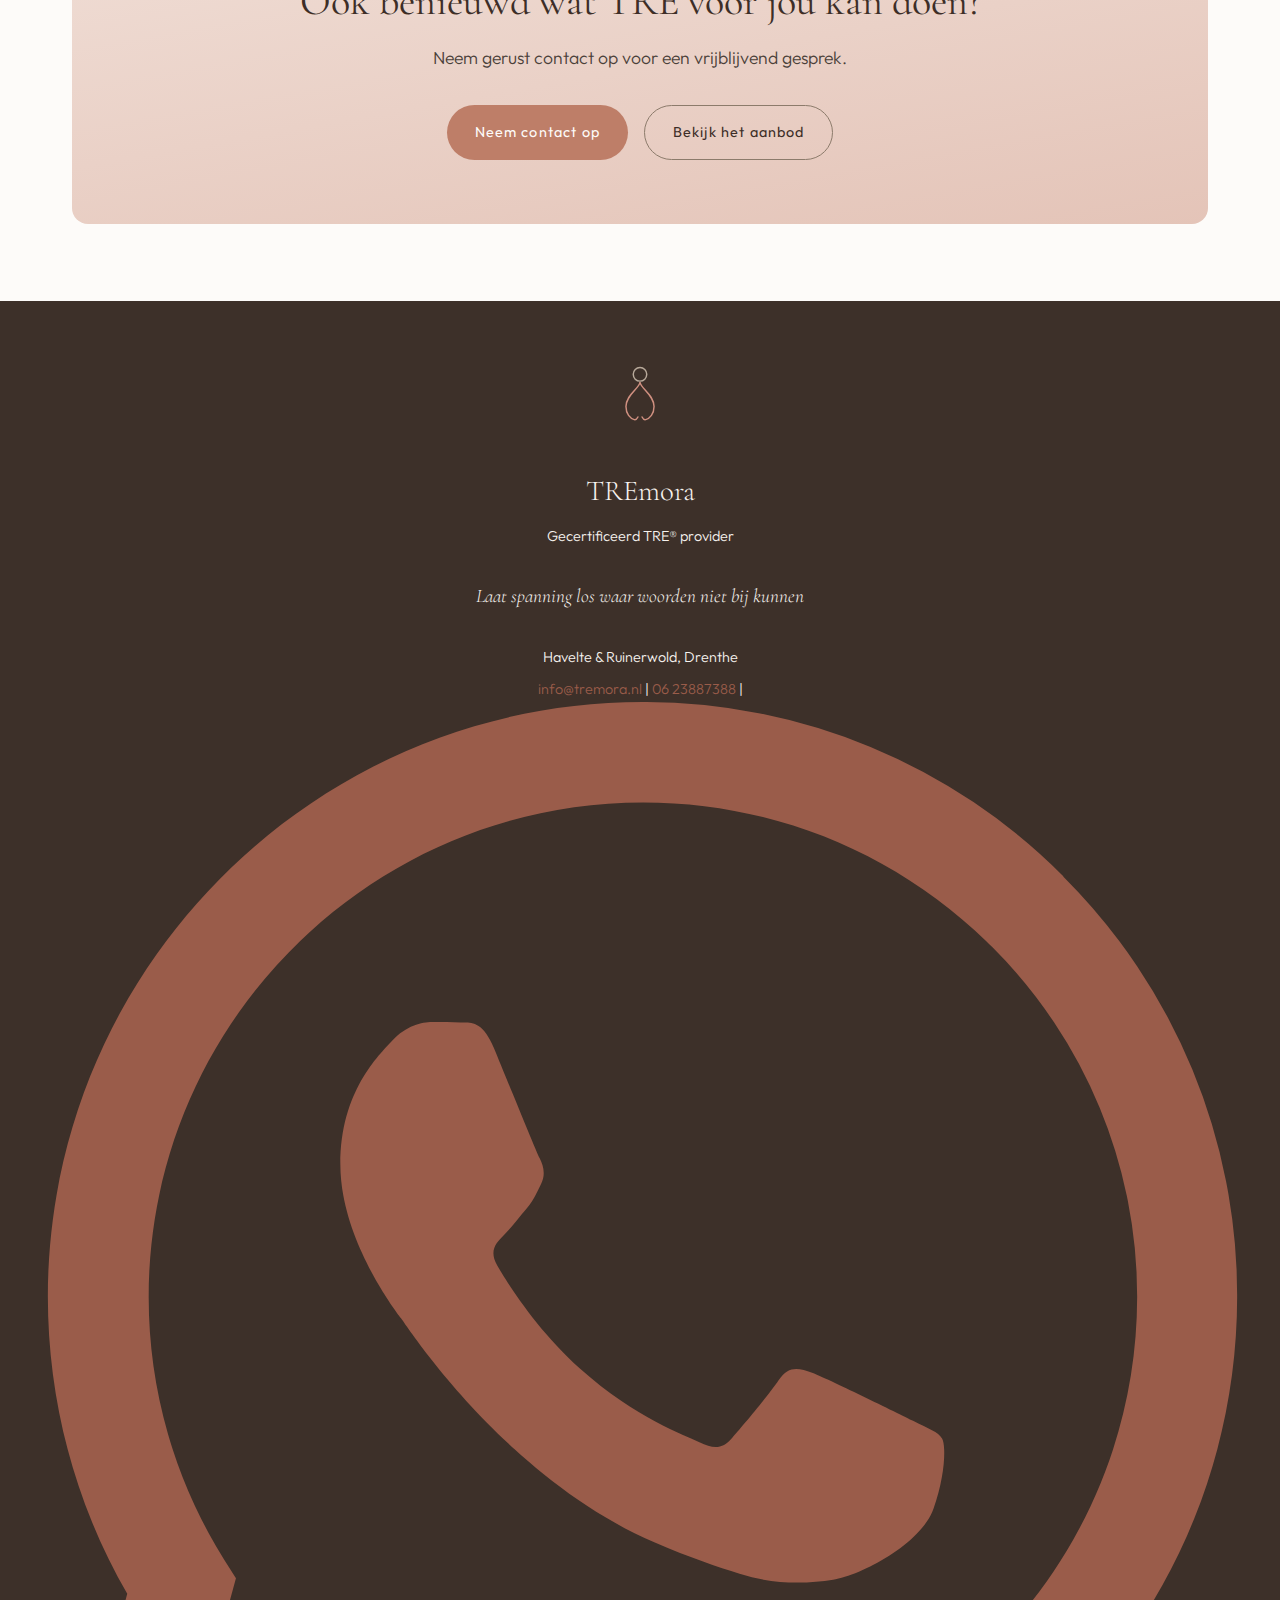
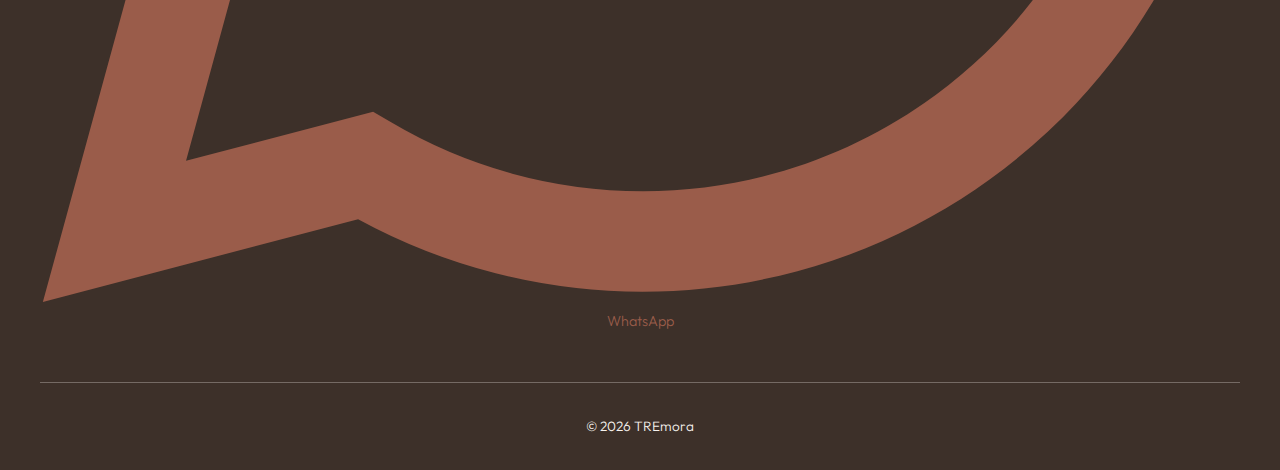
<file: ervaringen.html>
<!DOCTYPE html>
<html lang="nl">
<head>
  <meta charset="UTF-8">
  <meta name="viewport" content="width=device-width, initial-scale=1.0">
  <title>Ervaringen — Lees hoe mensen TRE bij TREmora hebben ervaren | TREmora</title>
  <meta name="description" content="Lees hoe mensen TRE bij TREmora hebben ervaren. Persoonlijke verhalen over TRE-sessies in Drenthe: veilig begeleid, stress loslaten en meer rust in het lichaam.">
  <link rel="preconnect" href="https://fonts.googleapis.com">
  <link rel="preconnect" href="https://fonts.gstatic.com" crossorigin>
  <link href="https://fonts.googleapis.com/css2?family=Cormorant+Garamond:ital,wght@0,300;0,400;0,500;1,300;1,400&family=Outfit:wght@300;400;500&display=swap" rel="stylesheet">
  <link rel="stylesheet" href="css/style.css">
  <link rel="icon" href="images/logo-favicon-dark.svg" type="image/svg+xml">
</head>
<body>
  <a href="#main" class="skip-link">Naar inhoud</a>
  <header class="header">
    <div class="header-container">
      <a href="index.html" class="logo-link">
        <svg class="logo-icon" viewBox="0 0 110 150" fill="none" xmlns="http://www.w3.org/2000/svg">
          <circle cx="55" cy="18" r="13" fill="none" stroke="#8C7B6B" stroke-width="2.8" stroke-linecap="round"/>
          <path d="M55 34 C52 46, 28 58, 28 80 C28 94, 36 103, 44 105 C47 106, 49 104, 51 100" stroke="#D09080" stroke-width="2.8" fill="none" stroke-linecap="round" stroke-linejoin="round"/>
          <path d="M55 34 C58 46, 82 58, 82 80 C82 94, 74 103, 66 105 C63 106, 61 104, 59 100" stroke="#D09080" stroke-width="2.8" fill="none" stroke-linecap="round" stroke-linejoin="round"/>
        </svg>
        <span class="logo-text">TREmora</span>
      </a>
      <nav class="nav">
        <button class="hamburger" aria-label="Menu openen" aria-controls="nav-dropdown" aria-expanded="false">
          <span></span>
          <span></span>
          <span></span>
        </button>
        <div class="nav-dropdown" id="nav-dropdown">
          <ul class="nav-links" id="nav-links">
            <li><a href="index.html">Home</a></li>
            <li><a href="wat-is-tre.html">Wat is TRE</a></li>
            <li><a href="over-els.html">Over Els</a></li>
            <li><a href="aanbod.html">Aanbod</a></li>
            <li><a href="ervaringen.html">Ervaringen</a></li>
            <li><a href="contact.html">Contact</a></li>
          </ul>
          <div class="nav-cta">
            <a href="contact.html" class="btn btn-primary">Maak een afspraak</a>
          </div>
        </div>
      </nav>
    </div>
  </header>

  <section class="page-header" id="main">
    <h1>Ervaringen</h1>
    <p>Lees hoe mensen TRE bij TREmora hebben ervaren.</p>
  </section>

  <section class="section section-reviews-list">
    <div class="reviews-prose">
      <article class="review-full" id="review-marietta" aria-labelledby="author-marietta">
        <h2 class="review-author" id="author-marietta">Marietta</h2>
        <div class="review-body">
          <p>Mijn kennismaking met TRE was heel prettig met Els, ze legt de techniek helder uit en neemt de tijd hiervoor.</p>
          <p>Tijdens de sessie heeft zij mij kundig begeleid en ik voelde mij volkomen veilig. Haar enthousiasme, zorg en aandacht zijn een fantastische hulp en een bijzonder fijne ervaring die nog lang heeft doorgewerkt.</p>
        </div>
      </article>

      <article class="review-full" id="review-olga" aria-labelledby="author-olga">
        <h2 class="review-author" id="author-olga">Olga</h2>
        <div class="review-body">
          <p>Stress releasen, wie wil dat niet. Els begon de sessie met uit te leggen hoe we stress opbouwen in ons lijf, vaak zonder ons daarvan bewust te zijn.</p>
          <p>Na de uitleg volgde de oefeningen. Die moest je rustig uitvoeren zonder jezelf te forceren. Dat deed ik ook niet maar ik maakte er gewoontegetrouw toch sportoefeningen van. Zoals ‘nog even volhouden’ en ‘dat kan beter, ik voel het nog niet echt’.</p>
          <p>Na de oefeningen kwam het releasen, het trillen, op gang. Dat was een bizarre gewaarwording. Wat een ontlading. Ik wist niet wat me overkwam. Nooit verwacht dat ik zoveel stress in mijn lijf had. Het ontladen gebeurde gewoon en het voelde heel erg goed.</p>
          <p>Al die tijd zorgde Els voor een veilige setting. Ze liet mij ervaren hoe ik het kon stoppen en weer verder kon gaan. Dat ik het zelf bepaalde en zij mij begeleide en ervoor zorgde dat ik niet over mijn grenzen ging.</p>
          <p>Ik heb ervaren dat het nog lang doorwerkte. Ik was er echt moe van. Het is zo bijzonder te ervaren dat je lijf weet wat het moet doen en dat je daar niet over hoeft na te denken, of een verhaal bij moet vertellen. Het voelde zo goed om mijn lichaam het werk te laten doen en niet mijn hoofd. Ik ga hier zeker mee door!</p>
        </div>
      </article>

      <article class="review-full" id="review-eline" aria-labelledby="author-eline">
        <h2 class="review-author" id="author-eline">Eline</h2>
        <div class="review-body">
          <p>Ik liep al langere tijd met veel stress rond en merkte dat ik eigenlijk tegen een burn-out aan zat. Ik was op zoek naar een manier om weer beter in mijn vel te komen zitten en meer rust in mijn lichaam te krijgen.</p>
          <p>De TRE-sessies bij Els hebben mij daar echt bij geholpen. Zij begeleidt op een heel prettige en rustige manier, waardoor ik me vanaf de eerste keer op m'n gemak voelde. Door de sessies ben ik me veel bewuster geworden van hoe stress zich in de loop van de tijd opbouwt in mijn lichaam.</p>
          <p>Wat mij vooral heeft geholpen, is dat ik signalen nu eerder herken en daardoor ook eerder kan ingrijpen voordat het te veel oploopt. Na een paar begeleide sessies kan ik de oefeningen inmiddels ook zelf thuis doen. Dat vind ik heel fijn.</p>
          <p>TRE heeft mij geholpen om beter naar mijn lichaam te luisteren en bewuster om te gaan met spanning en stress.</p>
        </div>
      </article>
    </div>
  </section>

  <section class="section">
    <div class="cta-block">
      <h2>Ook benieuwd wat TRE voor jou kan doen?</h2>
      <p>Neem gerust contact op voor een vrijblijvend gesprek.</p>
      <div class="cta-buttons">
        <a href="contact.html" class="btn btn-primary">Neem contact op</a>
        <a href="aanbod.html" class="btn btn-secondary">Bekijk het aanbod</a>
      </div>
    </div>
  </section>

  <div id="footer-container"></div>

  <script src="js/main.js"></script>
</body>
</html>
</file>
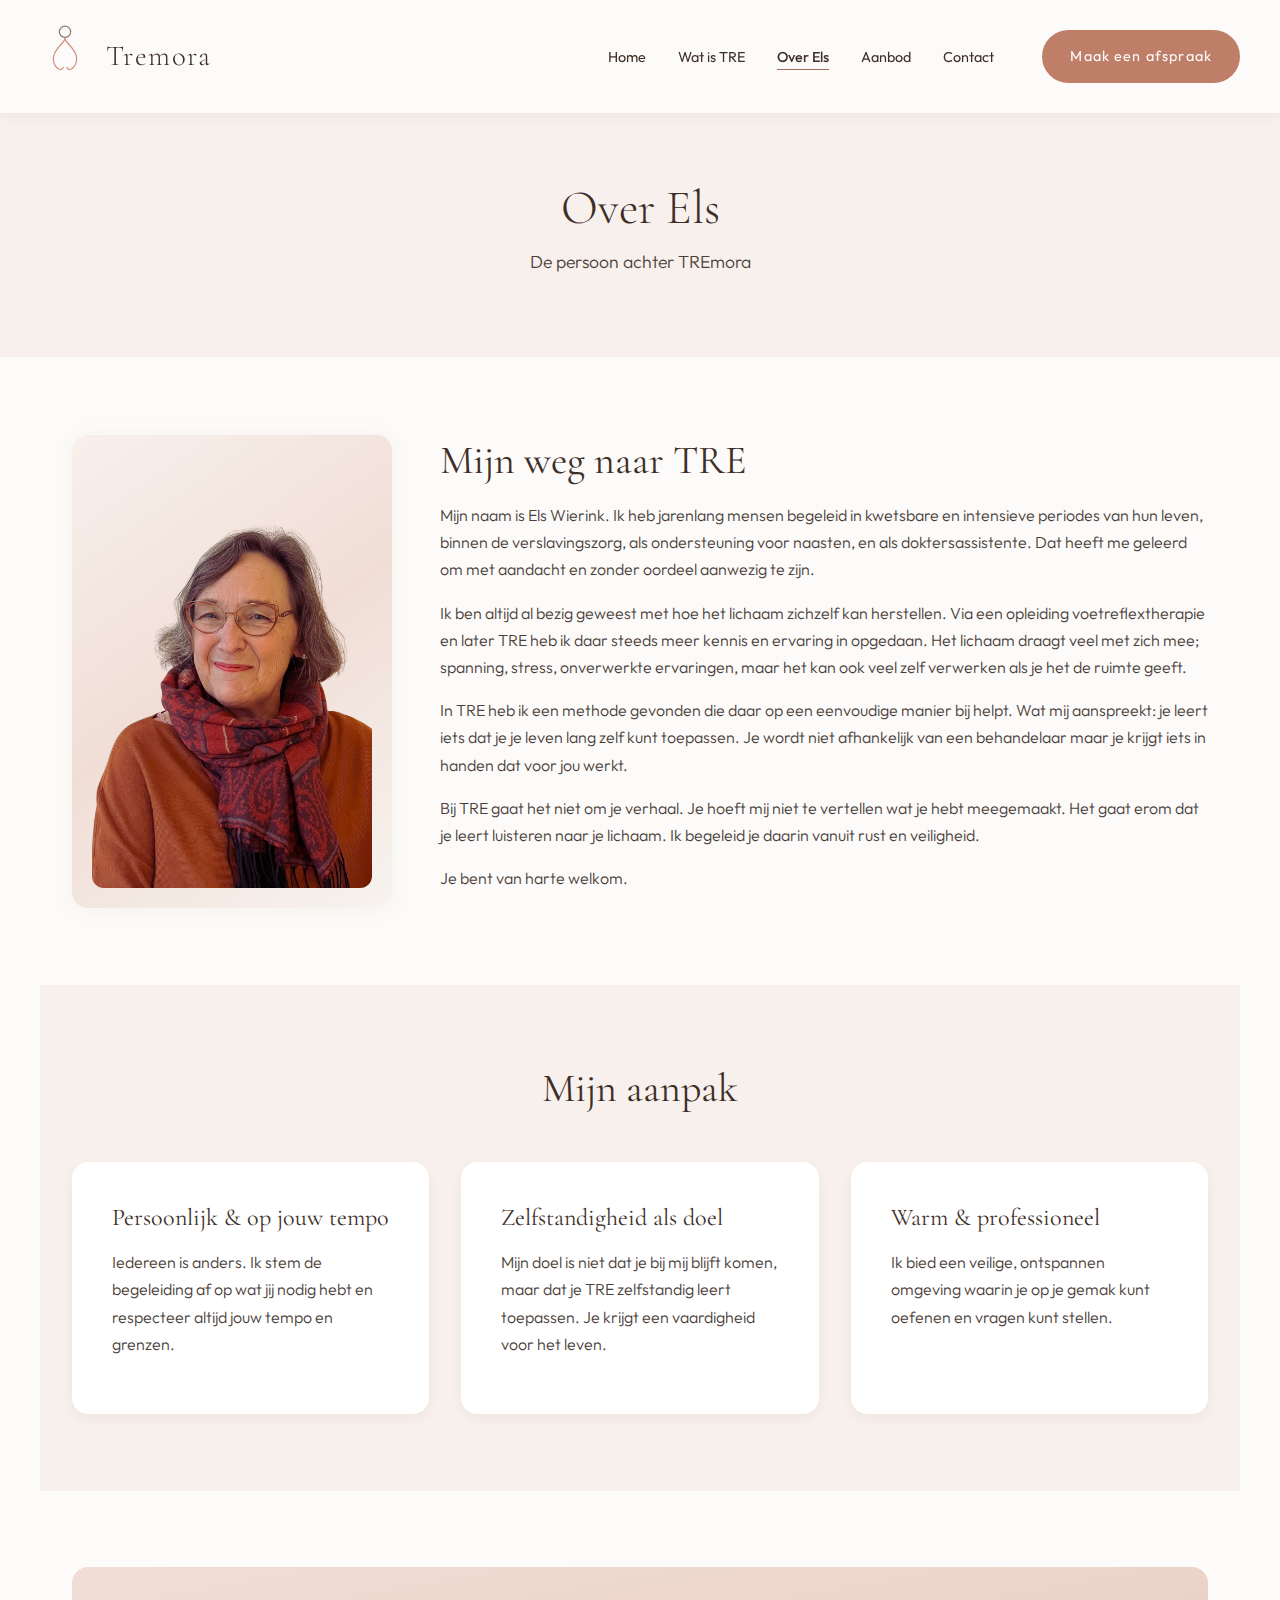
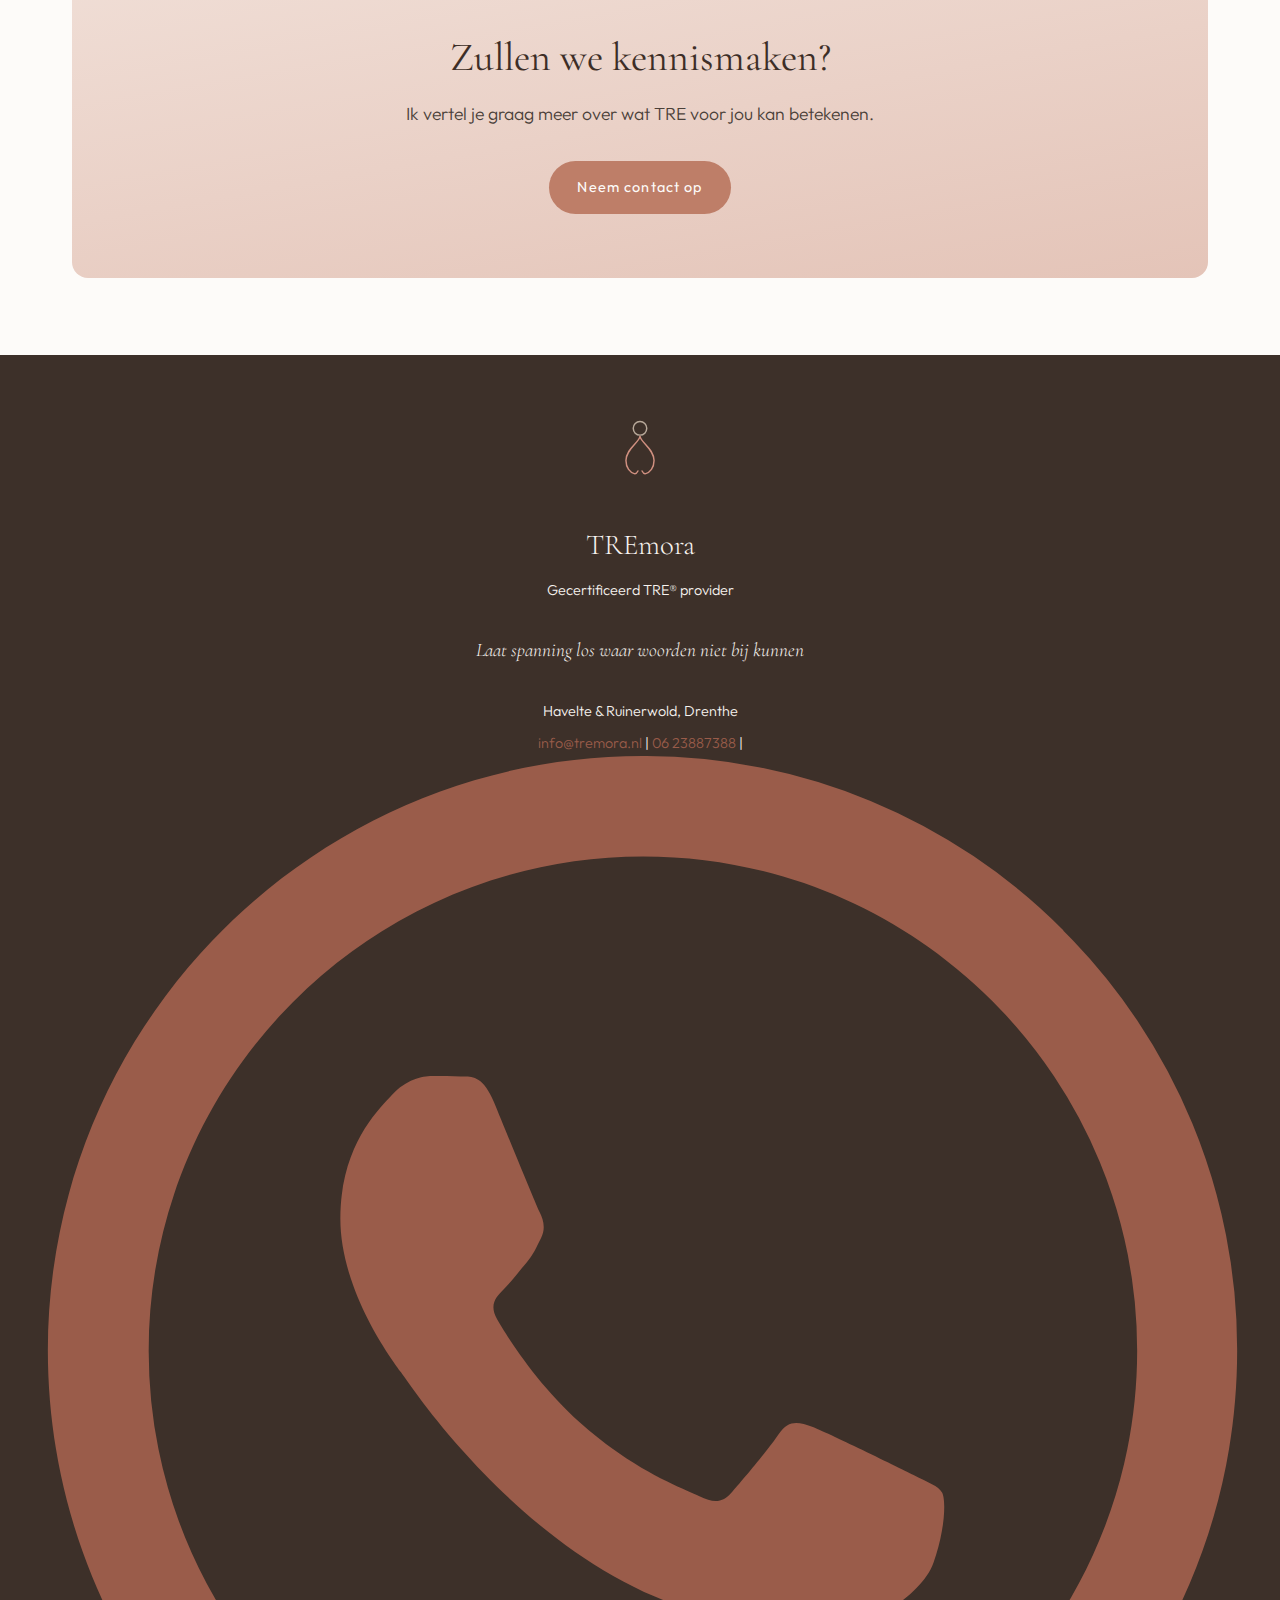
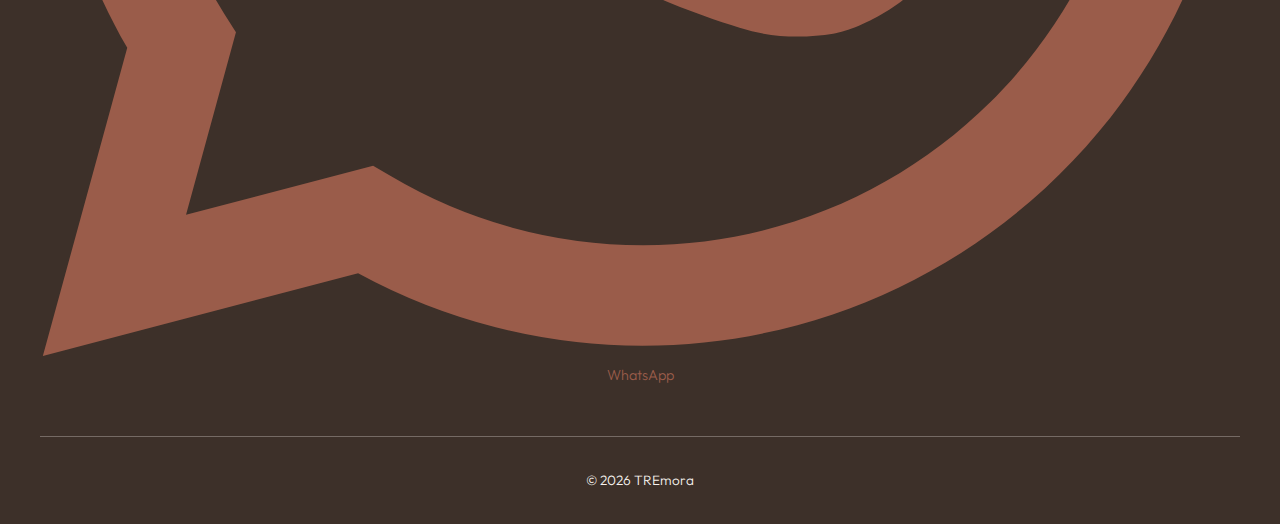
<file: over-els.html>
<!DOCTYPE html>
<html lang="nl">
<head>
  <meta charset="UTF-8">
  <meta name="viewport" content="width=device-width, initial-scale=1.0">
  <title>Over Els Wierink — TRE-provider in Drenthe | Tremora</title>
  <meta name="description" content="Maak kennis met Els Wierink, gecertificeerd TRE-provider in Drenthe. Met haar achtergrond in de zorg helpt ze mensen om hun veerkracht te versterken.">
  <link rel="preconnect" href="https://fonts.googleapis.com">
  <link rel="preconnect" href="https://fonts.gstatic.com" crossorigin>
  <link href="https://fonts.googleapis.com/css2?family=Cormorant+Garamond:ital,wght@0,300;0,400;0,500;1,300;1,400&family=Outfit:wght@300;400;500&display=swap" rel="stylesheet">
  <link rel="stylesheet" href="css/style.css">
  <link rel="icon" href="images/logo-favicon-dark.svg" type="image/svg+xml">
</head>
<body>
  <!-- Header -->
  <header class="header">
    <div class="header-container">
      <a href="index.html" class="logo-link">
        <svg class="logo-icon" viewBox="0 0 110 150" fill="none" xmlns="http://www.w3.org/2000/svg">
          <circle cx="55" cy="18" r="13" fill="none" stroke="#8C7B6B" stroke-width="2.8" stroke-linecap="round"/>
          <path d="M55 34 C52 46, 28 58, 28 80 C28 94, 36 103, 44 105 C47 106, 49 104, 51 100" stroke="#D09080" stroke-width="2.8" fill="none" stroke-linecap="round" stroke-linejoin="round"/>
          <path d="M55 34 C58 46, 82 58, 82 80 C82 94, 74 103, 66 105 C63 106, 61 104, 59 100" stroke="#D09080" stroke-width="2.8" fill="none" stroke-linecap="round" stroke-linejoin="round"/>
        </svg>
        <span class="logo-text">Tremora</span>
      </a>
      <nav class="nav">
        <button class="hamburger" aria-label="Menu openen" aria-controls="nav-dropdown" aria-expanded="false">
          <span></span>
          <span></span>
          <span></span>
        </button>
        <div class="nav-dropdown" id="nav-dropdown">
          <ul class="nav-links" id="nav-links">
            <li><a href="index.html">Home</a></li>
            <li><a href="wat-is-tre.html">Wat is TRE</a></li>
            <li><a href="over-els.html">Over Els</a></li>
            <li><a href="aanbod.html">Aanbod</a></li>
            <li><a href="contact.html">Contact</a></li>
          </ul>
          <div class="nav-cta">
            <a href="contact.html" class="btn btn-primary">Maak een afspraak</a>
          </div>
        </div>
      </nav>
    </div>
  </header>

  <!-- Page Header -->
  <section class="page-header">
    <h1>Over Els</h1>
    <p>De persoon achter TREmora</p>
  </section>

  <!-- Persoonlijk verhaal -->
  <section class="section section-els">
    <div class="els-content">
      <div class="els-portret-wrap">
        <img src="images/Els geen achtergrond.png" alt="Els Wierink" loading="lazy" width="600" height="400" class="els-portret">
      </div>
      <div class="els-text">
        <h2>Mijn weg naar TRE</h2>
        <p>Mijn naam is Els Wierink. Ik heb jarenlang mensen begeleid in kwetsbare en intensieve periodes van hun leven, binnen de verslavingszorg, als ondersteuning voor naasten, en als doktersassistente. Dat heeft me geleerd om met aandacht en zonder oordeel aanwezig te zijn.</p>
        <p>Ik ben altijd al bezig geweest met hoe het lichaam zichzelf kan herstellen. Via een opleiding voetreflextherapie en later TRE heb ik daar steeds meer kennis en ervaring in opgedaan. Het lichaam draagt veel met zich mee; spanning, stress, onverwerkte ervaringen, maar het kan ook veel zelf verwerken als je het de ruimte geeft.</p>
        <p>In TRE heb ik een methode gevonden die daar op een eenvoudige manier bij helpt. Wat mij aanspreekt: je leert iets dat je je leven lang zelf kunt toepassen. Je wordt niet afhankelijk van een behandelaar maar je krijgt iets in handen dat voor jou werkt.</p>
        <p>Bij TRE gaat het niet om je verhaal. Je hoeft mij niet te vertellen wat je hebt meegemaakt. Het gaat erom dat je leert luisteren naar je lichaam. Ik begeleid je daarin vanuit rust en veiligheid.</p>
        <p>Je bent van harte welkom.</p>
      </div>
    </div>
  </section>

  <!-- Mijn aanpak -->
  <section class="section section-alt">
    <h2 style="text-align: center; margin-bottom: 3rem;">Mijn aanpak</h2>
    <div class="card-grid">
      <div class="card">
        <h3>Persoonlijk & op jouw tempo</h3>
        <p>Iedereen is anders. Ik stem de begeleiding af op wat jij nodig hebt en respecteer altijd jouw tempo en grenzen.</p>
      </div>
      <div class="card">
        <h3>Zelfstandigheid als doel</h3>
        <p>Mijn doel is niet dat je bij mij blijft komen, maar dat je TRE zelfstandig leert toepassen. Je krijgt een vaardigheid voor het leven.</p>
      </div>
      <div class="card">
        <h3>Warm & professioneel</h3>
        <p>Ik bied een veilige, ontspannen omgeving waarin je op je gemak kunt oefenen en vragen kunt stellen.</p>
      </div>
    </div>
  </section>

  <!-- CTA -->
  <section class="section">
    <div class="cta-block">
      <h2>Zullen we kennismaken?</h2>
      <p>Ik vertel je graag meer over wat TRE voor jou kan betekenen.</p>
      <div class="cta-buttons">
        <a href="contact.html" class="btn btn-primary">Neem contact op</a>
      </div>
    </div>
  </section>

  <!-- Footer (component, geladen via main.js) -->
  <div id="footer-container"></div>

  <script src="js/main.js"></script>
</body>
</html>
</file>
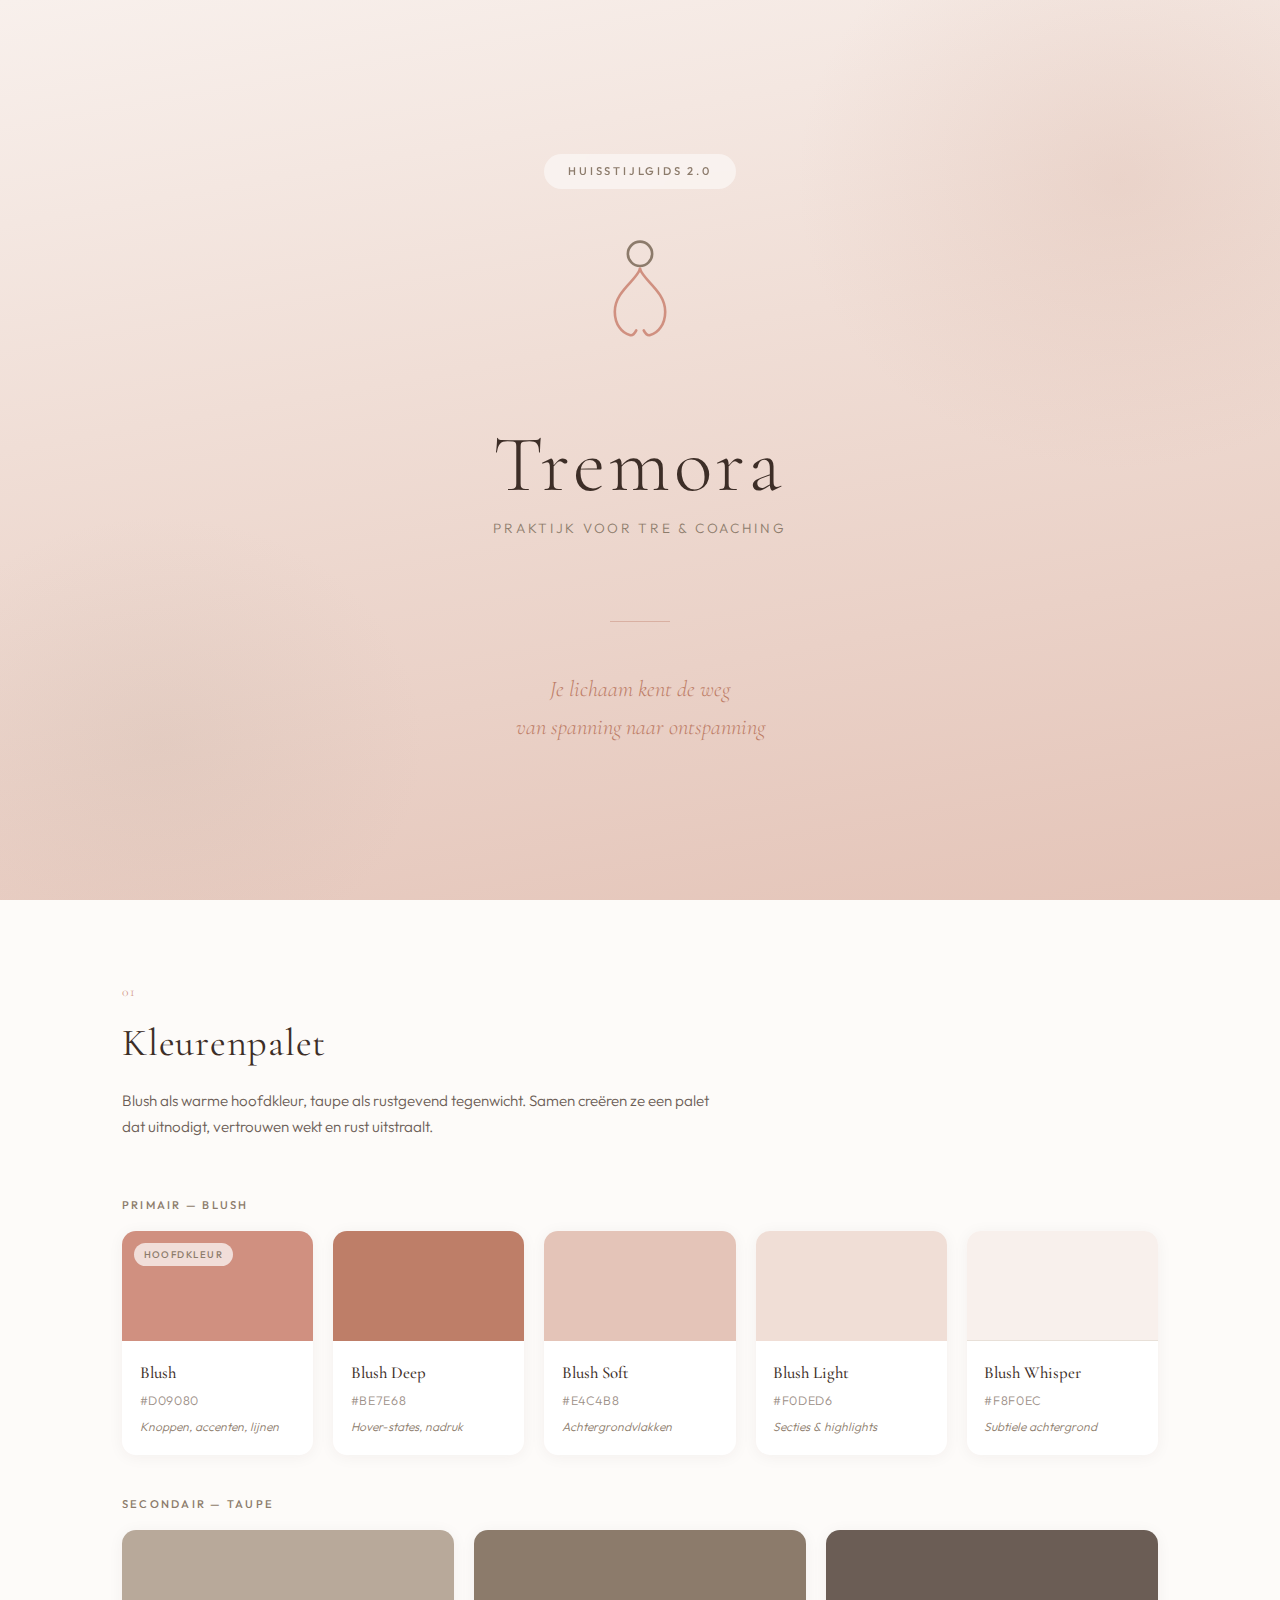
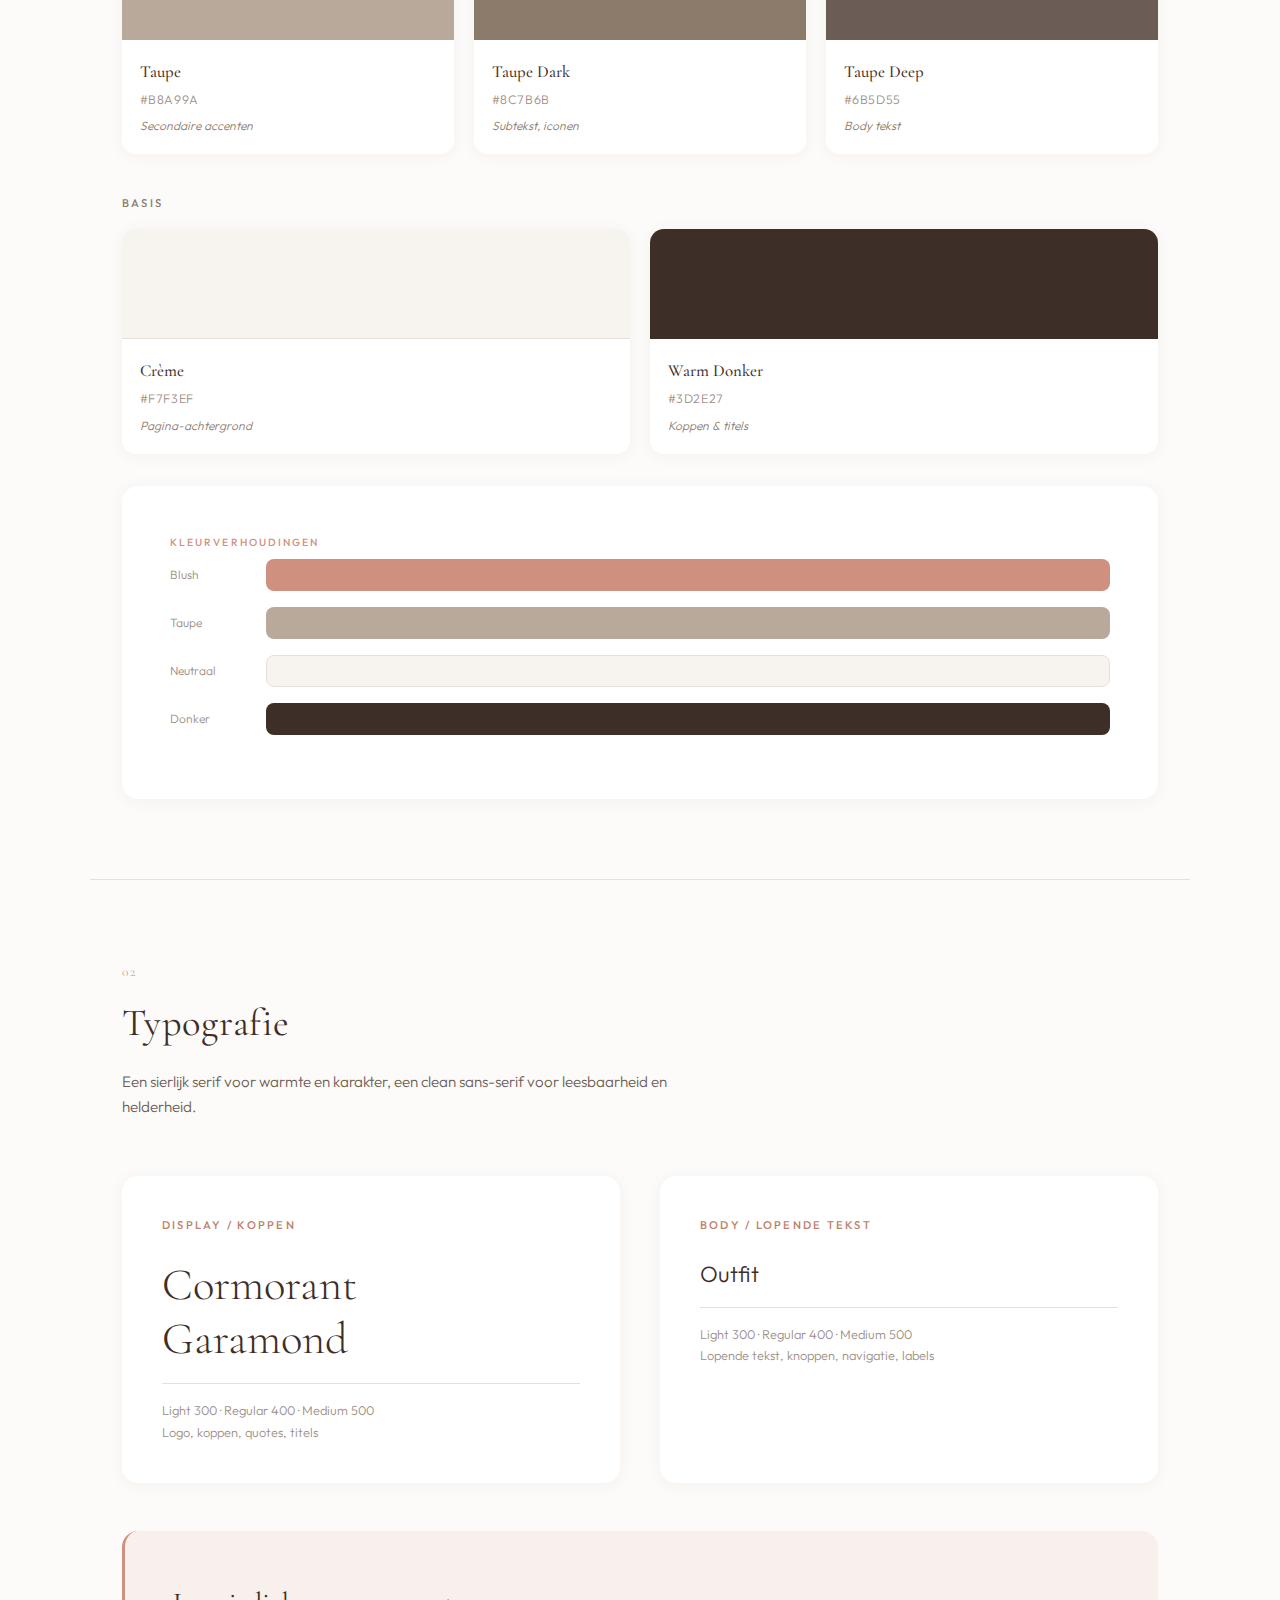
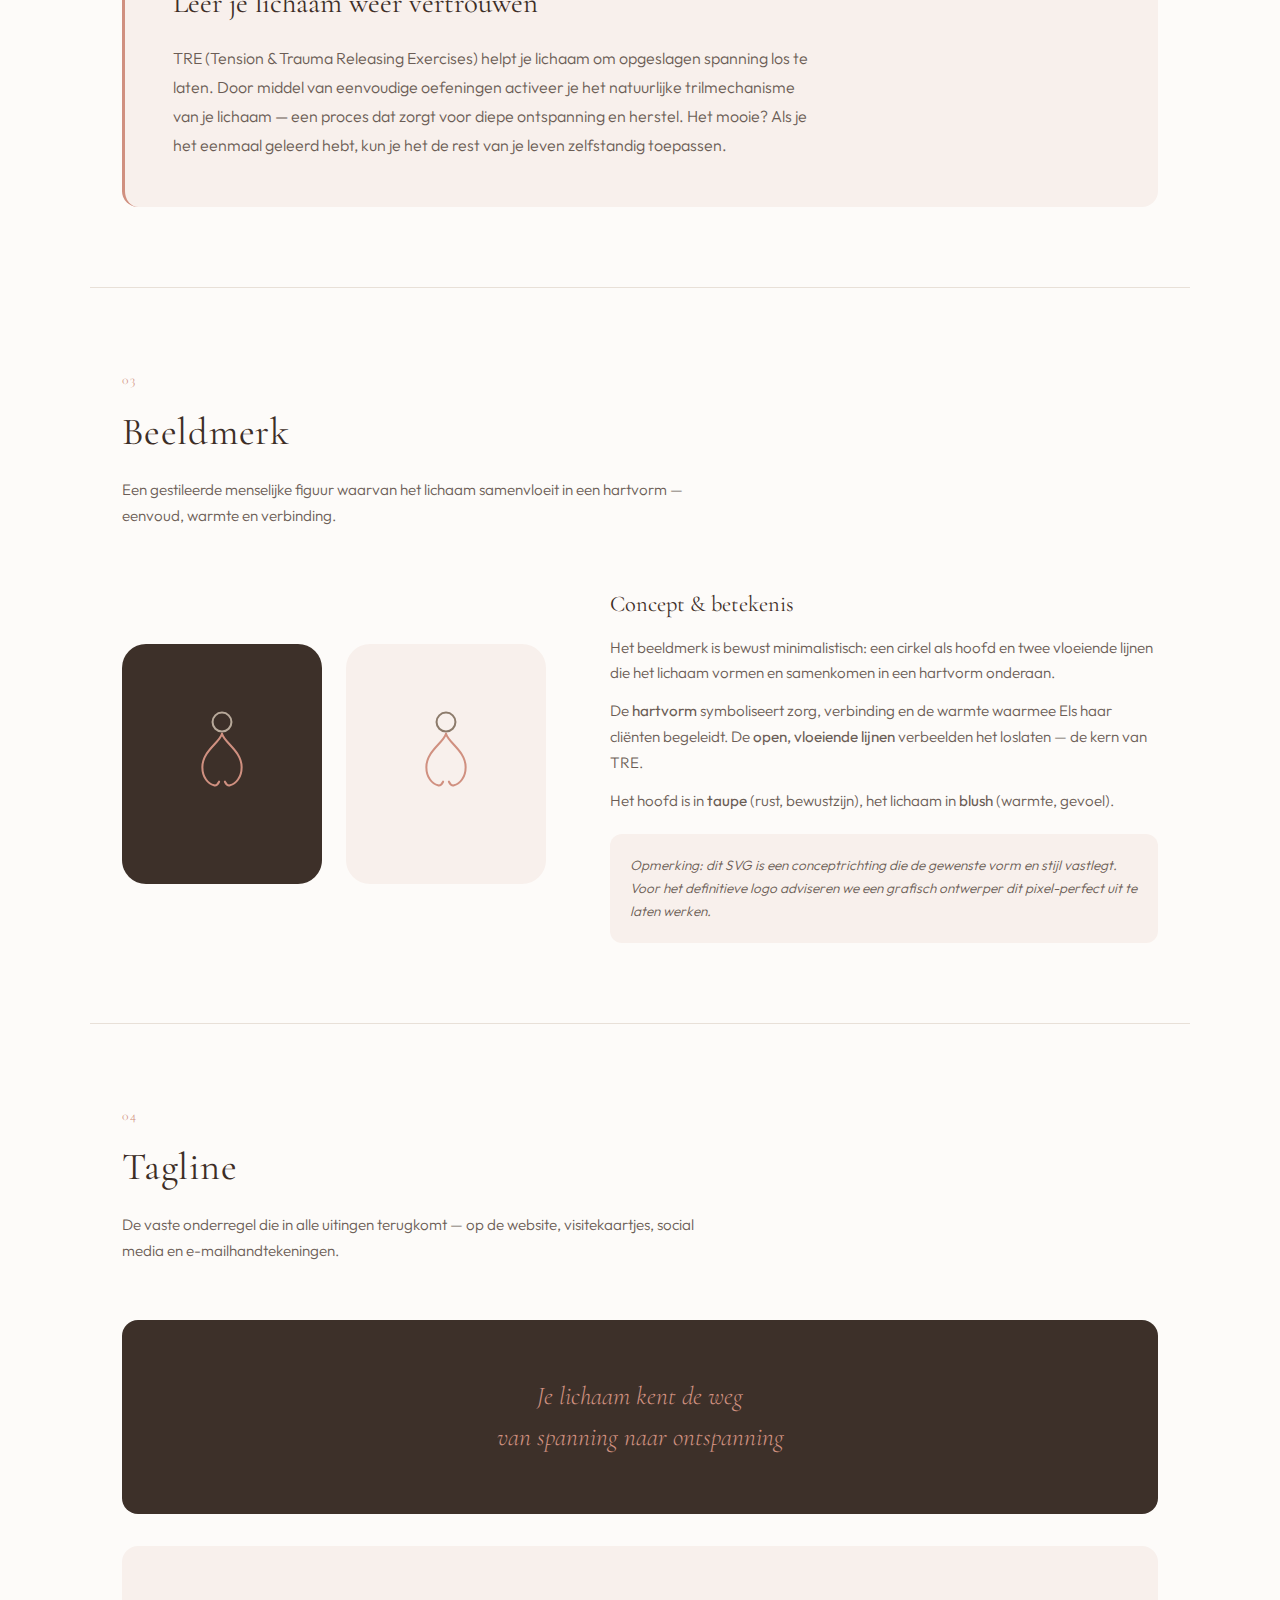
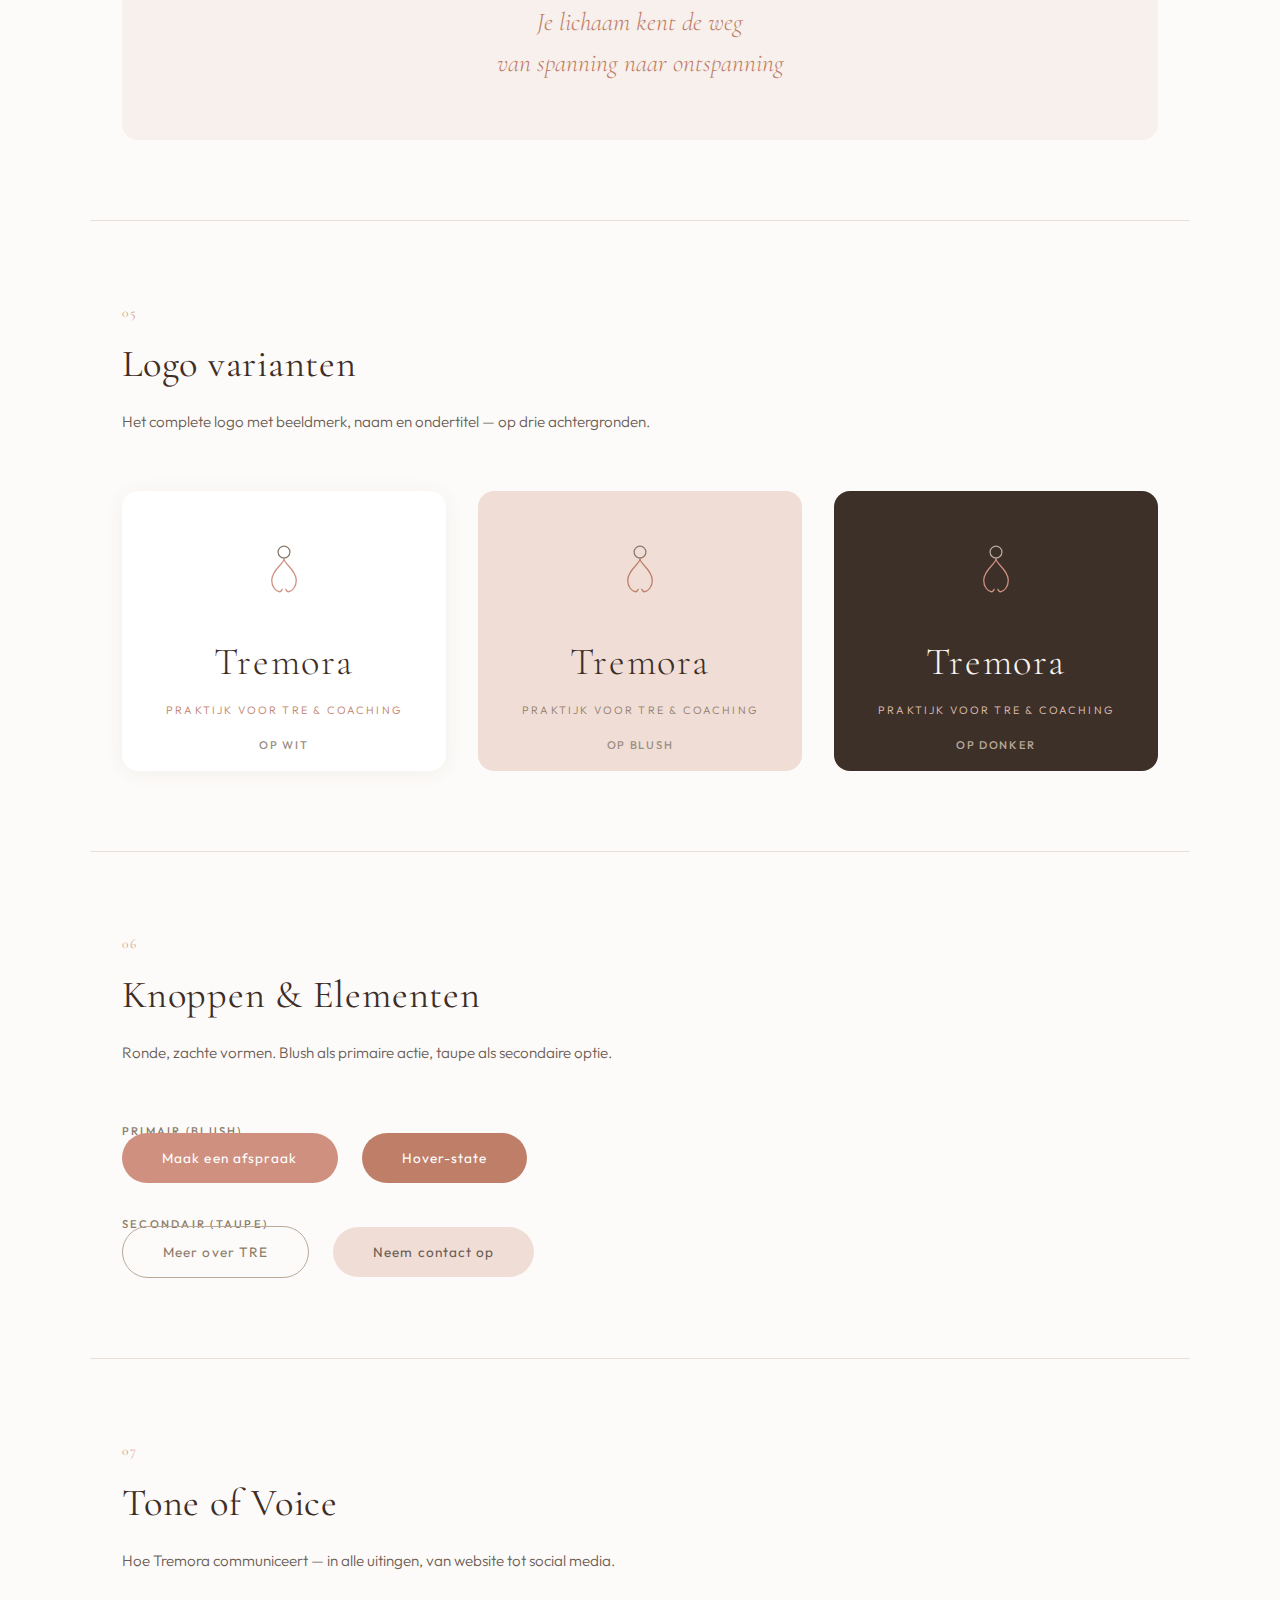
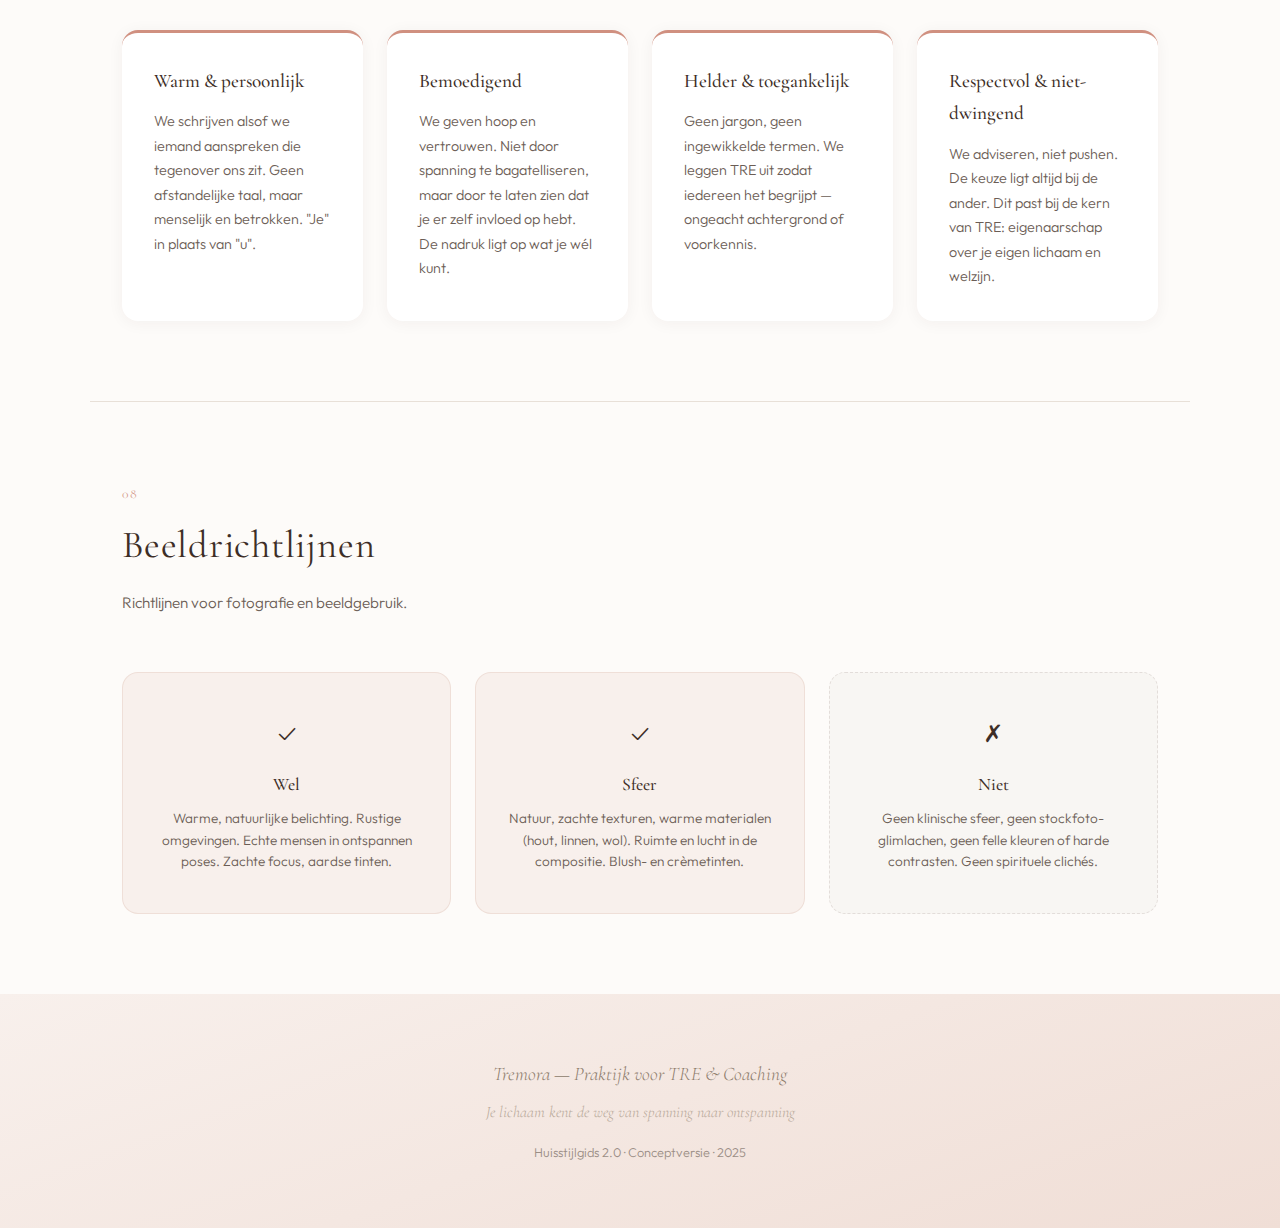
<file: tremora-huisstijl-v2.html>
<!DOCTYPE html>
<html lang="nl">
<head>
<meta charset="UTF-8">
<meta name="viewport" content="width=device-width, initial-scale=1.0">
<title>Tremora — Huisstijlgids 2.0</title>
<meta name="description" content="TREmora — Gecertificeerd TRE® provider. Help mensen stress en spanning ontladen via Trauma Release Exercises.">
<!-- Open Graph / social sharing -->
<meta property="og:type" content="website">
<meta property="og:url" content="https://tremora.nl/">
<meta property="og:title" content="TREmora">
<meta property="og:description" content="Gecertificeerd TRE® provider. Help mensen stress en spanning ontladen via Trauma Release Exercises.">
<meta property="og:image" content="https://tremora.nl/images/logo.svg">
<meta property="og:locale" content="nl_NL">
<!-- Twitter Card -->
<meta name="twitter:card" content="summary_large_image">
<meta name="twitter:title" content="TREmora">
<meta name="twitter:description" content="Gecertificeerd TRE® provider. Help mensen stress en spanning ontladen via Trauma Release Exercises.">
<meta name="twitter:image" content="https://tremora.nl/images/logo.svg">
<link href="https://fonts.googleapis.com/css2?family=Cormorant+Garamond:ital,wght@0,300;0,400;0,500;0,600;1,300;1,400&family=Outfit:wght@300;400;500;600&display=swap" rel="stylesheet">
<style>
  :root {
    /* Primary — Blush family */
    --blush: #D09080;
    --blush-deep: #BE7E68;
    --blush-soft: #E4C4B8;
    --blush-light: #F0DED6;
    --blush-whisper: #F8F0EC;

    /* Secondary — Taupe family */
    --taupe: #B8A99A;
    --taupe-dark: #8C7B6B;
    --taupe-deep: #6B5D55;

    /* Neutrals */
    --cream: #F7F3EF;
    --warm-white: #FDFBF9;
    --text-dark: #3D2E27;
    --text-medium: #6B5D55;
    --text-light: #9B8E86;
    --border-light: #E8E0D8;

    /* Brand brown (logo background reference) */
    --brand-dark: #3D3029;

    /* Typography */
    --font-display: 'Cormorant Garamond', Georgia, serif;
    --font-body: 'Outfit', system-ui, sans-serif;
  }

  * { margin: 0; padding: 0; box-sizing: border-box; }

  body {
    background: var(--warm-white);
    color: var(--text-dark);
    font-family: var(--font-body);
    font-weight: 300;
    line-height: 1.7;
    -webkit-font-smoothing: antialiased;
  }

  /* ===== HEADER ===== */
  .header {
    min-height: 100vh;
    display: flex;
    flex-direction: column;
    align-items: center;
    justify-content: center;
    background: linear-gradient(170deg, var(--blush-whisper) 0%, var(--blush-light) 40%, var(--blush-soft) 100%);
    position: relative;
    overflow: hidden;
    padding: 4rem 2rem;
  }

  .header::before {
    content: '';
    position: absolute;
    top: -15%;
    right: -15%;
    width: 55%;
    height: 70%;
    background: radial-gradient(ellipse, rgba(212, 171, 155, 0.25) 0%, transparent 65%);
    border-radius: 50%;
  }

  .header::after {
    content: '';
    position: absolute;
    bottom: -10%;
    left: -10%;
    width: 45%;
    height: 55%;
    background: radial-gradient(ellipse, rgba(184, 169, 154, 0.15) 0%, transparent 65%);
    border-radius: 50%;
  }

  .badge {
    font-family: var(--font-body);
    font-weight: 500;
    font-size: 0.7rem;
    letter-spacing: 0.25em;
    text-transform: uppercase;
    color: var(--taupe-dark);
    background: rgba(255,255,255,0.5);
    backdrop-filter: blur(10px);
    padding: 0.5rem 1.5rem;
    border-radius: 100px;
    margin-bottom: 3rem;
    position: relative;
    z-index: 1;
  }

  .logo-area {
    text-align: center;
    position: relative;
    z-index: 1;
    margin-bottom: 2rem;
  }

  .logo-icon {
    width: 110px;
    height: 140px;
    margin: 0 auto 2.5rem;
  }

  .logo-text {
    font-family: var(--font-display);
    font-weight: 300;
    font-size: 5rem;
    letter-spacing: 0.05em;
    color: var(--text-dark);
    line-height: 1;
    margin-bottom: 0.75rem;
  }

  .logo-subtitle {
    font-family: var(--font-body);
    font-weight: 300;
    font-size: 0.85rem;
    letter-spacing: 0.2em;
    text-transform: uppercase;
    color: var(--taupe-dark);
  }

  .header-divider {
    width: 60px;
    height: 1px;
    background: var(--blush-deep);
    opacity: 0.4;
    margin: 3rem auto;
    position: relative;
    z-index: 1;
  }

  .header-tagline {
    font-family: var(--font-display);
    font-style: italic;
    font-weight: 300;
    font-size: 1.4rem;
    color: var(--blush-deep);
    position: relative;
    z-index: 1;
    text-align: center;
    max-width: 500px;
  }

  /* ===== SECTIONS ===== */
  .section {
    padding: 5rem 2rem;
    max-width: 1100px;
    margin: 0 auto;
  }

  .section-header {
    margin-bottom: 3.5rem;
  }

  .section-number {
    font-family: var(--font-display);
    font-weight: 300;
    font-size: 0.85rem;
    color: var(--blush);
    letter-spacing: 0.15em;
    margin-bottom: 0.5rem;
  }

  .section-title {
    font-family: var(--font-display);
    font-weight: 400;
    font-size: 2.4rem;
    color: var(--text-dark);
    letter-spacing: 0.02em;
  }

  .section-desc {
    font-size: 0.95rem;
    color: var(--text-medium);
    margin-top: 0.75rem;
    max-width: 600px;
  }

  .divider {
    height: 1px;
    background: var(--border-light);
    margin: 0 2rem;
    max-width: 1100px;
    margin-left: auto;
    margin-right: auto;
  }

  /* ===== COLORS ===== */
  .color-grid {
    display: grid;
    grid-template-columns: repeat(auto-fit, minmax(180px, 1fr));
    gap: 1.25rem;
  }

  .color-group-label {
    font-family: var(--font-body);
    font-weight: 500;
    font-size: 0.7rem;
    letter-spacing: 0.2em;
    text-transform: uppercase;
    color: var(--taupe-dark);
    margin-bottom: 1rem;
    margin-top: 2.5rem;
  }

  .color-group-label:first-child {
    margin-top: 0;
  }

  .color-card {
    border-radius: 14px;
    overflow: hidden;
    background: white;
    box-shadow: 0 2px 16px rgba(61, 46, 39, 0.05);
  }

  .color-swatch {
    height: 110px;
    position: relative;
  }

  .color-swatch.bordered {
    border-bottom: 1px solid var(--border-light);
  }

  .color-info {
    padding: 1.1rem;
  }

  .color-name {
    font-family: var(--font-display);
    font-weight: 500;
    font-size: 1.05rem;
    color: var(--text-dark);
    margin-bottom: 0.15rem;
  }

  .color-hex {
    font-family: var(--font-body);
    font-size: 0.78rem;
    color: var(--text-light);
    letter-spacing: 0.05em;
  }

  .color-role {
    font-size: 0.75rem;
    color: var(--taupe-dark);
    margin-top: 0.4rem;
    font-style: italic;
  }

  .color-primary-badge {
    display: inline-block;
    font-size: 0.6rem;
    font-weight: 500;
    letter-spacing: 0.15em;
    text-transform: uppercase;
    background: rgba(255,255,255,0.7);
    color: var(--taupe-dark);
    padding: 0.2rem 0.6rem;
    border-radius: 100px;
    position: absolute;
    top: 0.75rem;
    left: 0.75rem;
  }

  /* ===== TYPOGRAPHY ===== */
  .type-showcase {
    display: grid;
    grid-template-columns: 1fr 1fr;
    gap: 2.5rem;
    margin-bottom: 3rem;
  }

  @media (max-width: 768px) {
    .type-showcase { grid-template-columns: 1fr; }
  }

  .type-card {
    background: white;
    border-radius: 16px;
    padding: 2.5rem;
    box-shadow: 0 2px 16px rgba(61, 46, 39, 0.05);
  }

  .type-label {
    font-size: 0.7rem;
    font-weight: 500;
    letter-spacing: 0.2em;
    text-transform: uppercase;
    color: var(--blush-deep);
    margin-bottom: 1.5rem;
  }

  .type-display-sample {
    font-family: var(--font-display);
    font-weight: 300;
    font-size: 2.8rem;
    color: var(--text-dark);
    line-height: 1.2;
    margin-bottom: 1rem;
  }

  .type-body-sample {
    font-family: var(--font-body);
    font-weight: 300;
    font-size: 1.4rem;
    color: var(--text-dark);
    line-height: 1.4;
    margin-bottom: 1rem;
  }

  .type-meta {
    font-size: 0.8rem;
    color: var(--text-light);
    border-top: 1px solid var(--border-light);
    padding-top: 1rem;
  }

  .type-example {
    background: var(--blush-whisper);
    border-radius: 16px;
    padding: 3rem;
    border-left: 3px solid var(--blush);
  }

  .type-example h3 {
    font-family: var(--font-display);
    font-weight: 400;
    font-size: 1.8rem;
    color: var(--text-dark);
    margin-bottom: 1rem;
  }

  .type-example p {
    font-family: var(--font-body);
    font-weight: 300;
    font-size: 1rem;
    color: var(--text-medium);
    line-height: 1.8;
    max-width: 650px;
  }

  /* ===== LOGO VARIANTS ===== */
  .logo-grid {
    display: grid;
    grid-template-columns: repeat(auto-fit, minmax(280px, 1fr));
    gap: 2rem;
  }

  .logo-variant {
    border-radius: 16px;
    padding: 3rem 2rem;
    display: flex;
    flex-direction: column;
    align-items: center;
    justify-content: center;
    min-height: 280px;
    position: relative;
  }

  .logo-variant-label {
    position: absolute;
    bottom: 1rem;
    left: 50%;
    transform: translateX(-50%);
    font-size: 0.7rem;
    font-weight: 500;
    letter-spacing: 0.15em;
    text-transform: uppercase;
  }

  .logo-variant.light {
    background: white;
    box-shadow: 0 2px 20px rgba(61, 46, 39, 0.06);
  }

  .logo-variant.blush-bg {
    background: var(--blush-light);
  }

  .logo-variant.dark {
    background: var(--brand-dark);
  }

  .logo-variant .variant-name {
    font-family: var(--font-display);
    font-weight: 300;
    font-size: 2.4rem;
    letter-spacing: 0.05em;
    margin-top: 1rem;
  }

  .logo-variant .variant-sub {
    font-family: var(--font-body);
    font-weight: 300;
    font-size: 0.68rem;
    letter-spacing: 0.2em;
    text-transform: uppercase;
    margin-top: 0.35rem;
  }

  .logo-variant.light .variant-name,
  .logo-variant.blush-bg .variant-name { color: var(--text-dark); }
  .logo-variant.light .variant-sub { color: var(--blush-deep); }
  .logo-variant.blush-bg .variant-sub { color: var(--taupe-dark); }
  .logo-variant.light .logo-variant-label,
  .logo-variant.blush-bg .logo-variant-label { color: var(--text-light); }

  .logo-variant.dark .variant-name { color: var(--cream); }
  .logo-variant.dark .variant-sub { color: var(--blush-soft); }
  .logo-variant.dark .logo-variant-label { color: var(--taupe); }

  /* ===== BEELDMERK ===== */
  .icon-section {
    display: flex;
    align-items: center;
    gap: 4rem;
    flex-wrap: wrap;
  }

  .icon-display {
    flex: 0 0 auto;
    border-radius: 24px;
    width: 200px;
    height: 240px;
    display: flex;
    align-items: center;
    justify-content: center;
  }

  .icon-display.on-dark {
    background: var(--brand-dark);
  }

  .icon-display.on-light {
    background: var(--blush-whisper);
  }

  .icon-displays-row {
    display: flex;
    gap: 1.5rem;
    flex-wrap: wrap;
  }

  .icon-explanation {
    flex: 1;
    min-width: 280px;
  }

  .icon-explanation h3 {
    font-family: var(--font-display);
    font-weight: 400;
    font-size: 1.4rem;
    color: var(--text-dark);
    margin-bottom: 0.75rem;
  }

  .icon-explanation p {
    font-size: 0.95rem;
    color: var(--text-medium);
    margin-bottom: 0.75rem;
    line-height: 1.7;
  }

  .icon-detail {
    margin-top: 1.25rem;
    padding: 1.25rem;
    background: var(--blush-whisper);
    border-radius: 12px;
  }

  .icon-detail p {
    font-size: 0.85rem;
    color: var(--taupe-deep);
    margin-bottom: 0;
  }

  /* ===== TONE OF VOICE ===== */
  .voice-grid {
    display: grid;
    grid-template-columns: repeat(auto-fit, minmax(240px, 1fr));
    gap: 1.5rem;
  }

  .voice-card {
    background: white;
    border-radius: 16px;
    padding: 2rem;
    box-shadow: 0 2px 16px rgba(61, 46, 39, 0.05);
    border-top: 3px solid var(--blush);
  }

  .voice-card h4 {
    font-family: var(--font-display);
    font-weight: 500;
    font-size: 1.2rem;
    color: var(--text-dark);
    margin-bottom: 0.75rem;
  }

  .voice-card p {
    font-size: 0.9rem;
    color: var(--text-medium);
    line-height: 1.7;
  }

  /* ===== BUTTONS ===== */
  .button-section {
    display: flex;
    flex-direction: column;
    gap: 2rem;
  }

  .button-row {
    display: flex;
    gap: 1.5rem;
    flex-wrap: wrap;
    align-items: center;
  }

  .button-row-label {
    font-size: 0.7rem;
    font-weight: 500;
    letter-spacing: 0.2em;
    text-transform: uppercase;
    color: var(--taupe-dark);
    width: 100%;
    margin-bottom: -0.5rem;
  }

  .btn {
    font-family: var(--font-body);
    font-weight: 400;
    font-size: 0.85rem;
    letter-spacing: 0.08em;
    padding: 1rem 2.5rem;
    border-radius: 100px;
    border: none;
    cursor: pointer;
    transition: all 0.3s ease;
  }

  .btn-primary {
    background: var(--blush);
    color: white;
  }

  .btn-primary:hover {
    background: var(--blush-deep);
  }

  .btn-secondary {
    background: transparent;
    color: var(--taupe-dark);
    border: 1.5px solid var(--taupe);
  }

  .btn-secondary:hover {
    background: var(--cream);
  }

  .btn-soft {
    background: var(--blush-light);
    color: var(--taupe-deep);
  }

  .btn-soft:hover {
    background: var(--blush-soft);
  }

  /* ===== IMAGERY ===== */
  .imagery-grid {
    display: grid;
    grid-template-columns: repeat(3, 1fr);
    gap: 1.5rem;
  }

  @media (max-width: 768px) {
    .imagery-grid { grid-template-columns: 1fr; }
  }

  .imagery-card {
    border-radius: 16px;
    padding: 2.5rem 2rem;
    text-align: center;
    min-height: 200px;
    display: flex;
    flex-direction: column;
    align-items: center;
    justify-content: center;
  }

  .imagery-card.do {
    background: var(--blush-whisper);
    border: 1.5px solid rgba(212, 171, 155, 0.25);
  }

  .imagery-card.dont {
    background: rgba(107, 83, 74, 0.03);
    border: 1.5px dashed rgba(107, 83, 74, 0.15);
  }

  .imagery-card .check {
    font-size: 1.5rem;
    margin-bottom: 1rem;
  }

  .imagery-card h4 {
    font-family: var(--font-display);
    font-weight: 500;
    font-size: 1.1rem;
    color: var(--text-dark);
    margin-bottom: 0.5rem;
  }

  .imagery-card p {
    font-size: 0.85rem;
    color: var(--text-medium);
    line-height: 1.6;
  }

  /* ===== HIERARCHY DEMO ===== */
  .hierarchy-demo {
    background: white;
    border-radius: 16px;
    padding: 3rem;
    box-shadow: 0 2px 16px rgba(61, 46, 39, 0.05);
    margin-top: 2rem;
  }

  .hierarchy-demo .demo-label {
    font-size: 0.65rem;
    font-weight: 500;
    letter-spacing: 0.2em;
    text-transform: uppercase;
    color: var(--blush);
    margin-bottom: 0.5rem;
  }

  .hierarchy-demo .demo-primary {
    width: 100%;
    height: 8px;
    background: var(--blush);
    border-radius: 100px;
    margin-bottom: 1.5rem;
  }

  .hierarchy-demo .demo-secondary {
    width: 100%;
    height: 8px;
    background: var(--taupe);
    border-radius: 100px;
    margin-bottom: 1.5rem;
  }

  .hierarchy-bar-row {
    display: flex;
    align-items: center;
    gap: 1rem;
    margin-bottom: 1rem;
  }

  .hierarchy-bar-row span {
    font-size: 0.75rem;
    color: var(--text-light);
    min-width: 80px;
  }

  .hierarchy-bar {
    flex: 1;
    height: 32px;
    border-radius: 8px;
  }

  /* ===== FOOTER ===== */
  .footer {
    background: linear-gradient(160deg, var(--blush-whisper) 0%, var(--blush-light) 100%);
    padding: 4rem 2rem;
    text-align: center;
  }

  .footer p {
    font-family: var(--font-display);
    font-style: italic;
    font-weight: 300;
    font-size: 1.2rem;
    color: var(--taupe-dark);
  }

  .footer .small {
    font-family: var(--font-body);
    font-style: normal;
    font-size: 0.8rem;
    color: var(--text-light);
    margin-top: 1rem;
  }

  /* ===== ANIMATIONS ===== */
  @keyframes fadeInUp {
    from { opacity: 0; transform: translateY(20px); }
    to { opacity: 1; transform: translateY(0); }
  }

  .badge { animation: fadeInUp 1s ease-out 0s both; }
  .logo-area { animation: fadeInUp 1s ease-out 0.2s both; }
  .header-divider { animation: fadeInUp 1s ease-out 0.5s both; }
  .header-tagline { animation: fadeInUp 1s ease-out 0.7s both; }
</style>
</head>
<body>

  <!-- ===== HEADER ===== -->
  <section class="header">
    <div class="badge">Huisstijlgids 2.0</div>
    <div class="logo-area">
      <!-- Logo: circle head (taupe) + upside-down heart body (blush) 
           Less bulbous, small gap at bottom where the two sides almost meet -->
      <svg class="logo-icon" viewBox="0 0 110 150" fill="none" xmlns="http://www.w3.org/2000/svg">
        <!-- Head circle — taupe stroke -->
        <circle cx="55" cy="18" r="13" fill="none" stroke="#8C7B6B" stroke-width="2.8" stroke-linecap="round"/>
        <!-- Left side: from point below head, curves out, then gently inward at bottom, stops just before center -->
        <path d="M55 34
                 C52 46, 28 58, 28 80
                 C28 94, 36 103, 44 105
                 C47 106, 49 104, 51 100" 
              stroke="#D09080" stroke-width="2.8" fill="none" stroke-linecap="round" stroke-linejoin="round"/>
        <!-- Right side: mirror, also stops just before center leaving a gap -->
        <path d="M55 34
                 C58 46, 82 58, 82 80
                 C82 94, 74 103, 66 105
                 C63 106, 61 104, 59 100" 
              stroke="#D09080" stroke-width="2.8" fill="none" stroke-linecap="round" stroke-linejoin="round"/>
      </svg>
      <div class="logo-text">Tremora</div>
      <div class="logo-subtitle">Praktijk voor TRE & Coaching</div>
    </div>
    <div class="header-divider"></div>
    <div class="header-tagline">Je lichaam kent de weg<br>van spanning naar ontspanning</div>
  </section>

  <!-- ===== 01. KLEURENPALET ===== -->
  <section class="section">
    <div class="section-header">
      <div class="section-number">01</div>
      <div class="section-title">Kleurenpalet</div>
      <p class="section-desc">Blush als warme hoofdkleur, taupe als rustgevend tegenwicht. Samen creëren ze een palet dat uitnodigt, vertrouwen wekt en rust uitstraalt.</p>
    </div>

    <div class="color-group-label">Primair — Blush</div>
    <div class="color-grid">
      <div class="color-card">
        <div class="color-swatch" style="background: #D09080;">
          <span class="color-primary-badge">Hoofdkleur</span>
        </div>
        <div class="color-info">
          <div class="color-name">Blush</div>
          <div class="color-hex">#D09080</div>
          <div class="color-role">Knoppen, accenten, lijnen</div>
        </div>
      </div>
      <div class="color-card">
        <div class="color-swatch" style="background: #BE7E68;"></div>
        <div class="color-info">
          <div class="color-name">Blush Deep</div>
          <div class="color-hex">#BE7E68</div>
          <div class="color-role">Hover-states, nadruk</div>
        </div>
      </div>
      <div class="color-card">
        <div class="color-swatch" style="background: #E4C4B8;"></div>
        <div class="color-info">
          <div class="color-name">Blush Soft</div>
          <div class="color-hex">#E4C4B8</div>
          <div class="color-role">Achtergrondvlakken</div>
        </div>
      </div>
      <div class="color-card">
        <div class="color-swatch" style="background: #F0DED6;"></div>
        <div class="color-info">
          <div class="color-name">Blush Light</div>
          <div class="color-hex">#F0DED6</div>
          <div class="color-role">Secties & highlights</div>
        </div>
      </div>
      <div class="color-card">
        <div class="color-swatch bordered" style="background: #F8F0EC;"></div>
        <div class="color-info">
          <div class="color-name">Blush Whisper</div>
          <div class="color-hex">#F8F0EC</div>
          <div class="color-role">Subtiele achtergrond</div>
        </div>
      </div>
    </div>

    <div class="color-group-label">Secondair — Taupe</div>
    <div class="color-grid">
      <div class="color-card">
        <div class="color-swatch" style="background: #B8A99A;"></div>
        <div class="color-info">
          <div class="color-name">Taupe</div>
          <div class="color-hex">#B8A99A</div>
          <div class="color-role">Secondaire accenten</div>
        </div>
      </div>
      <div class="color-card">
        <div class="color-swatch" style="background: #8C7B6B;"></div>
        <div class="color-info">
          <div class="color-name">Taupe Dark</div>
          <div class="color-hex">#8C7B6B</div>
          <div class="color-role">Subtekst, iconen</div>
        </div>
      </div>
      <div class="color-card">
        <div class="color-swatch" style="background: #6B5D55;"></div>
        <div class="color-info">
          <div class="color-name">Taupe Deep</div>
          <div class="color-hex">#6B5D55</div>
          <div class="color-role">Body tekst</div>
        </div>
      </div>
    </div>

    <div class="color-group-label">Basis</div>
    <div class="color-grid">
      <div class="color-card">
        <div class="color-swatch bordered" style="background: #F7F3EF;"></div>
        <div class="color-info">
          <div class="color-name">Crème</div>
          <div class="color-hex">#F7F3EF</div>
          <div class="color-role">Pagina-achtergrond</div>
        </div>
      </div>
      <div class="color-card">
        <div class="color-swatch" style="background: #3D2E27;"></div>
        <div class="color-info">
          <div class="color-name">Warm Donker</div>
          <div class="color-hex">#3D2E27</div>
          <div class="color-role">Koppen & titels</div>
        </div>
      </div>
    </div>

    <!-- Color hierarchy demo -->
    <div class="hierarchy-demo">
      <div class="demo-label">Kleurverhoudingen</div>
      <div class="hierarchy-bar-row">
        <span>Blush</span>
        <div class="hierarchy-bar" style="background: var(--blush); flex: 3;"></div>
      </div>
      <div class="hierarchy-bar-row">
        <span>Taupe</span>
        <div class="hierarchy-bar" style="background: var(--taupe); flex: 1.5;"></div>
      </div>
      <div class="hierarchy-bar-row">
        <span>Neutraal</span>
        <div class="hierarchy-bar" style="background: var(--cream); flex: 4; border: 1px solid var(--border-light);"></div>
      </div>
      <div class="hierarchy-bar-row">
        <span>Donker</span>
        <div class="hierarchy-bar" style="background: var(--text-dark); flex: 1;"></div>
      </div>
    </div>
  </section>

  <div class="divider"></div>

  <!-- ===== 02. TYPOGRAFIE ===== -->
  <section class="section">
    <div class="section-header">
      <div class="section-number">02</div>
      <div class="section-title">Typografie</div>
      <p class="section-desc">Een sierlijk serif voor warmte en karakter, een clean sans-serif voor leesbaarheid en helderheid.</p>
    </div>
    <div class="type-showcase">
      <div class="type-card">
        <div class="type-label">Display / Koppen</div>
        <div class="type-display-sample">Cormorant<br>Garamond</div>
        <div class="type-meta">Light 300 · Regular 400 · Medium 500<br>Logo, koppen, quotes, titels</div>
      </div>
      <div class="type-card">
        <div class="type-label">Body / Lopende tekst</div>
        <div class="type-body-sample">Outfit</div>
        <div class="type-meta">Light 300 · Regular 400 · Medium 500<br>Lopende tekst, knoppen, navigatie, labels</div>
      </div>
    </div>
    <div class="type-example">
      <h3>Leer je lichaam weer vertrouwen</h3>
      <p>TRE (Tension & Trauma Releasing Exercises) helpt je lichaam om opgeslagen spanning los te laten. Door middel van eenvoudige oefeningen activeer je het natuurlijke trilmechanisme van je lichaam — een proces dat zorgt voor diepe ontspanning en herstel. Het mooie? Als je het eenmaal geleerd hebt, kun je het de rest van je leven zelfstandig toepassen.</p>
    </div>
  </section>

  <div class="divider"></div>

  <!-- ===== 03. BEELDMERK ===== -->
  <section class="section">
    <div class="section-header">
      <div class="section-number">03</div>
      <div class="section-title">Beeldmerk</div>
      <p class="section-desc">Een gestileerde menselijke figuur waarvan het lichaam samenvloeit in een hartvorm — eenvoud, warmte en verbinding.</p>
    </div>
    <div class="icon-section">
      <div class="icon-displays-row">
        <div class="icon-display on-dark">
          <svg width="80" height="115" viewBox="0 0 110 150" fill="none" xmlns="http://www.w3.org/2000/svg">
            <circle cx="55" cy="18" r="13" fill="none" stroke="#B8A99A" stroke-width="2.8" stroke-linecap="round"/>
            <path d="M55 34 C52 46, 28 58, 28 80 C28 94, 36 103, 44 105 C47 106, 49 104, 51 100" stroke="#D09080" stroke-width="2.8" fill="none" stroke-linecap="round" stroke-linejoin="round"/>
            <path d="M55 34 C58 46, 82 58, 82 80 C82 94, 74 103, 66 105 C63 106, 61 104, 59 100" stroke="#D09080" stroke-width="2.8" fill="none" stroke-linecap="round" stroke-linejoin="round"/>
          </svg>
        </div>
        <div class="icon-display on-light">
          <svg width="80" height="115" viewBox="0 0 110 150" fill="none" xmlns="http://www.w3.org/2000/svg">
            <circle cx="55" cy="18" r="13" fill="none" stroke="#8C7B6B" stroke-width="2.8" stroke-linecap="round"/>
            <path d="M55 34 C52 46, 28 58, 28 80 C28 94, 36 103, 44 105 C47 106, 49 104, 51 100" stroke="#D09080" stroke-width="2.8" fill="none" stroke-linecap="round" stroke-linejoin="round"/>
            <path d="M55 34 C58 46, 82 58, 82 80 C82 94, 74 103, 66 105 C63 106, 61 104, 59 100" stroke="#D09080" stroke-width="2.8" fill="none" stroke-linecap="round" stroke-linejoin="round"/>
          </svg>
        </div>
      </div>
      <div class="icon-explanation">
        <h3>Concept & betekenis</h3>
        <p>Het beeldmerk is bewust minimalistisch: een cirkel als hoofd en twee vloeiende lijnen die het lichaam vormen en samenkomen in een hartvorm onderaan.</p>
        <p>De <strong>hartvorm</strong> symboliseert zorg, verbinding en de warmte waarmee Els haar cliënten begeleidt. De <strong>open, vloeiende lijnen</strong> verbeelden het loslaten — de kern van TRE.</p>
        <p>Het hoofd is in <strong>taupe</strong> (rust, bewustzijn), het lichaam in <strong>blush</strong> (warmte, gevoel).</p>
        <div class="icon-detail">
          <p><em>Opmerking: dit SVG is een conceptrichting die de gewenste vorm en stijl vastlegt. Voor het definitieve logo adviseren we een grafisch ontwerper dit pixel-perfect uit te laten werken.</em></p>
        </div>
      </div>
    </div>
  </section>

  <div class="divider"></div>

  <!-- ===== 04. TAGLINE ===== -->
  <section class="section">
    <div class="section-header">
      <div class="section-number">04</div>
      <div class="section-title">Tagline</div>
      <p class="section-desc">De vaste onderregel die in alle uitingen terugkomt — op de website, visitekaartjes, social media en e-mailhandtekeningen.</p>
    </div>
    <div style="background: var(--brand-dark); border-radius: 16px; padding: 3.5rem; text-align: center; margin-bottom: 2rem;">
      <p style="font-family: var(--font-display); font-style: italic; font-weight: 300; font-size: 1.6rem; color: var(--blush); line-height: 1.6; margin: 0;">Je lichaam kent de weg<br>van spanning naar ontspanning</p>
    </div>
    <div style="background: var(--blush-whisper); border-radius: 16px; padding: 3.5rem; text-align: center;">
      <p style="font-family: var(--font-display); font-style: italic; font-weight: 300; font-size: 1.6rem; color: var(--blush-deep); line-height: 1.6; margin: 0;">Je lichaam kent de weg<br>van spanning naar ontspanning</p>
    </div>
  </section>

  <div class="divider"></div>

  <!-- ===== 05. LOGO VARIANTEN ===== -->
  <section class="section">
    <div class="section-header">
      <div class="section-number">05</div>
      <div class="section-title">Logo varianten</div>
      <p class="section-desc">Het complete logo met beeldmerk, naam en ondertitel — op drie achtergronden.</p>
    </div>
    <div class="logo-grid">
      <div class="logo-variant light">
        <svg width="50" height="72" viewBox="0 0 110 150" fill="none" xmlns="http://www.w3.org/2000/svg">
          <circle cx="55" cy="18" r="13" fill="none" stroke="#8C7B6B" stroke-width="2.8"/>
          <path d="M55 34 C52 46, 28 58, 28 80 C28 94, 36 103, 44 105 C47 106, 49 104, 51 100" stroke="#D09080" stroke-width="2.8" fill="none" stroke-linecap="round"/>
          <path d="M55 34 C58 46, 82 58, 82 80 C82 94, 74 103, 66 105 C63 106, 61 104, 59 100" stroke="#D09080" stroke-width="2.8" fill="none" stroke-linecap="round"/>
        </svg>
        <div class="variant-name">Tremora</div>
        <div class="variant-sub">Praktijk voor TRE & Coaching</div>
        <span class="logo-variant-label">Op wit</span>
      </div>
      <div class="logo-variant blush-bg">
        <svg width="50" height="72" viewBox="0 0 110 150" fill="none" xmlns="http://www.w3.org/2000/svg">
          <circle cx="55" cy="18" r="13" fill="none" stroke="#8C7B6B" stroke-width="2.8"/>
          <path d="M55 34 C52 46, 28 58, 28 80 C28 94, 36 103, 44 105 C47 106, 49 104, 51 100" stroke="#BE7E68" stroke-width="2.8" fill="none" stroke-linecap="round"/>
          <path d="M55 34 C58 46, 82 58, 82 80 C82 94, 74 103, 66 105 C63 106, 61 104, 59 100" stroke="#BE7E68" stroke-width="2.8" fill="none" stroke-linecap="round"/>
        </svg>
        <div class="variant-name">Tremora</div>
        <div class="variant-sub">Praktijk voor TRE & Coaching</div>
        <span class="logo-variant-label">Op blush</span>
      </div>
      <div class="logo-variant dark">
        <svg width="50" height="72" viewBox="0 0 110 150" fill="none" xmlns="http://www.w3.org/2000/svg">
          <circle cx="55" cy="18" r="13" fill="none" stroke="#B8A99A" stroke-width="2.8"/>
          <path d="M55 34 C52 46, 28 58, 28 80 C28 94, 36 103, 44 105 C47 106, 49 104, 51 100" stroke="#D09080" stroke-width="2.8" fill="none" stroke-linecap="round"/>
          <path d="M55 34 C58 46, 82 58, 82 80 C82 94, 74 103, 66 105 C63 106, 61 104, 59 100" stroke="#D09080" stroke-width="2.8" fill="none" stroke-linecap="round"/>
        </svg>
        <div class="variant-name">Tremora</div>
        <div class="variant-sub">Praktijk voor TRE & Coaching</div>
        <span class="logo-variant-label">Op donker</span>
      </div>
    </div>
  </section>

  <div class="divider"></div>

  <!-- ===== 05. KNOPPEN & UI ===== -->
  <section class="section">
    <div class="section-header">
      <div class="section-number">06</div>
      <div class="section-title">Knoppen & Elementen</div>
      <p class="section-desc">Ronde, zachte vormen. Blush als primaire actie, taupe als secondaire optie.</p>
    </div>
    <div class="button-section">
      <div>
        <div class="button-row-label">Primair (blush)</div>
        <div class="button-row">
          <button class="btn btn-primary">Maak een afspraak</button>
          <button class="btn btn-primary" style="background: var(--blush-deep);">Hover-state</button>
        </div>
      </div>
      <div>
        <div class="button-row-label">Secondair (taupe)</div>
        <div class="button-row">
          <button class="btn btn-secondary">Meer over TRE</button>
          <button class="btn btn-soft">Neem contact op</button>
        </div>
      </div>
    </div>
  </section>

  <div class="divider"></div>

  <!-- ===== 06. TONE OF VOICE ===== -->
  <section class="section">
    <div class="section-header">
      <div class="section-number">07</div>
      <div class="section-title">Tone of Voice</div>
      <p class="section-desc">Hoe Tremora communiceert — in alle uitingen, van website tot social media.</p>
    </div>
    <div class="voice-grid">
      <div class="voice-card">
        <h4>Warm & persoonlijk</h4>
        <p>We schrijven alsof we iemand aanspreken die tegenover ons zit. Geen afstandelijke taal, maar menselijk en betrokken. "Je" in plaats van "u".</p>
      </div>
      <div class="voice-card">
        <h4>Bemoedigend</h4>
        <p>We geven hoop en vertrouwen. Niet door spanning te bagatelliseren, maar door te laten zien dat je er zelf invloed op hebt. De nadruk ligt op wat je wél kunt.</p>
      </div>
      <div class="voice-card">
        <h4>Helder & toegankelijk</h4>
        <p>Geen jargon, geen ingewikkelde termen. We leggen TRE uit zodat iedereen het begrijpt — ongeacht achtergrond of voorkennis.</p>
      </div>
      <div class="voice-card">
        <h4>Respectvol & niet-dwingend</h4>
        <p>We adviseren, niet pushen. De keuze ligt altijd bij de ander. Dit past bij de kern van TRE: eigenaarschap over je eigen lichaam en welzijn.</p>
      </div>
    </div>
  </section>

  <div class="divider"></div>

  <!-- ===== 07. BEELDRICHTLIJNEN ===== -->
  <section class="section">
    <div class="section-header">
      <div class="section-number">08</div>
      <div class="section-title">Beeldrichtlijnen</div>
      <p class="section-desc">Richtlijnen voor fotografie en beeldgebruik.</p>
    </div>
    <div class="imagery-grid">
      <div class="imagery-card do">
        <div class="check">✓</div>
        <h4>Wel</h4>
        <p>Warme, natuurlijke belichting. Rustige omgevingen. Echte mensen in ontspannen poses. Zachte focus, aardse tinten.</p>
      </div>
      <div class="imagery-card do">
        <div class="check">✓</div>
        <h4>Sfeer</h4>
        <p>Natuur, zachte texturen, warme materialen (hout, linnen, wol). Ruimte en lucht in de compositie. Blush- en crèmetinten.</p>
      </div>
      <div class="imagery-card dont">
        <div class="check">✗</div>
        <h4>Niet</h4>
        <p>Geen klinische sfeer, geen stockfoto-glimlachen, geen felle kleuren of harde contrasten. Geen spirituele clichés.</p>
      </div>
    </div>
  </section>

  <!-- ===== FOOTER ===== -->
  <div class="footer">
    <p>Tremora — Praktijk voor TRE & Coaching</p>
    <p style="font-family: var(--font-display); font-style: italic; font-weight: 300; font-size: 1rem; color: var(--taupe); margin-top: 0.5rem;">Je lichaam kent de weg van spanning naar ontspanning</p>
    <p class="small">Huisstijlgids 2.0 · Conceptversie · 2025</p>
  </div>

</body>
</html>
</file>
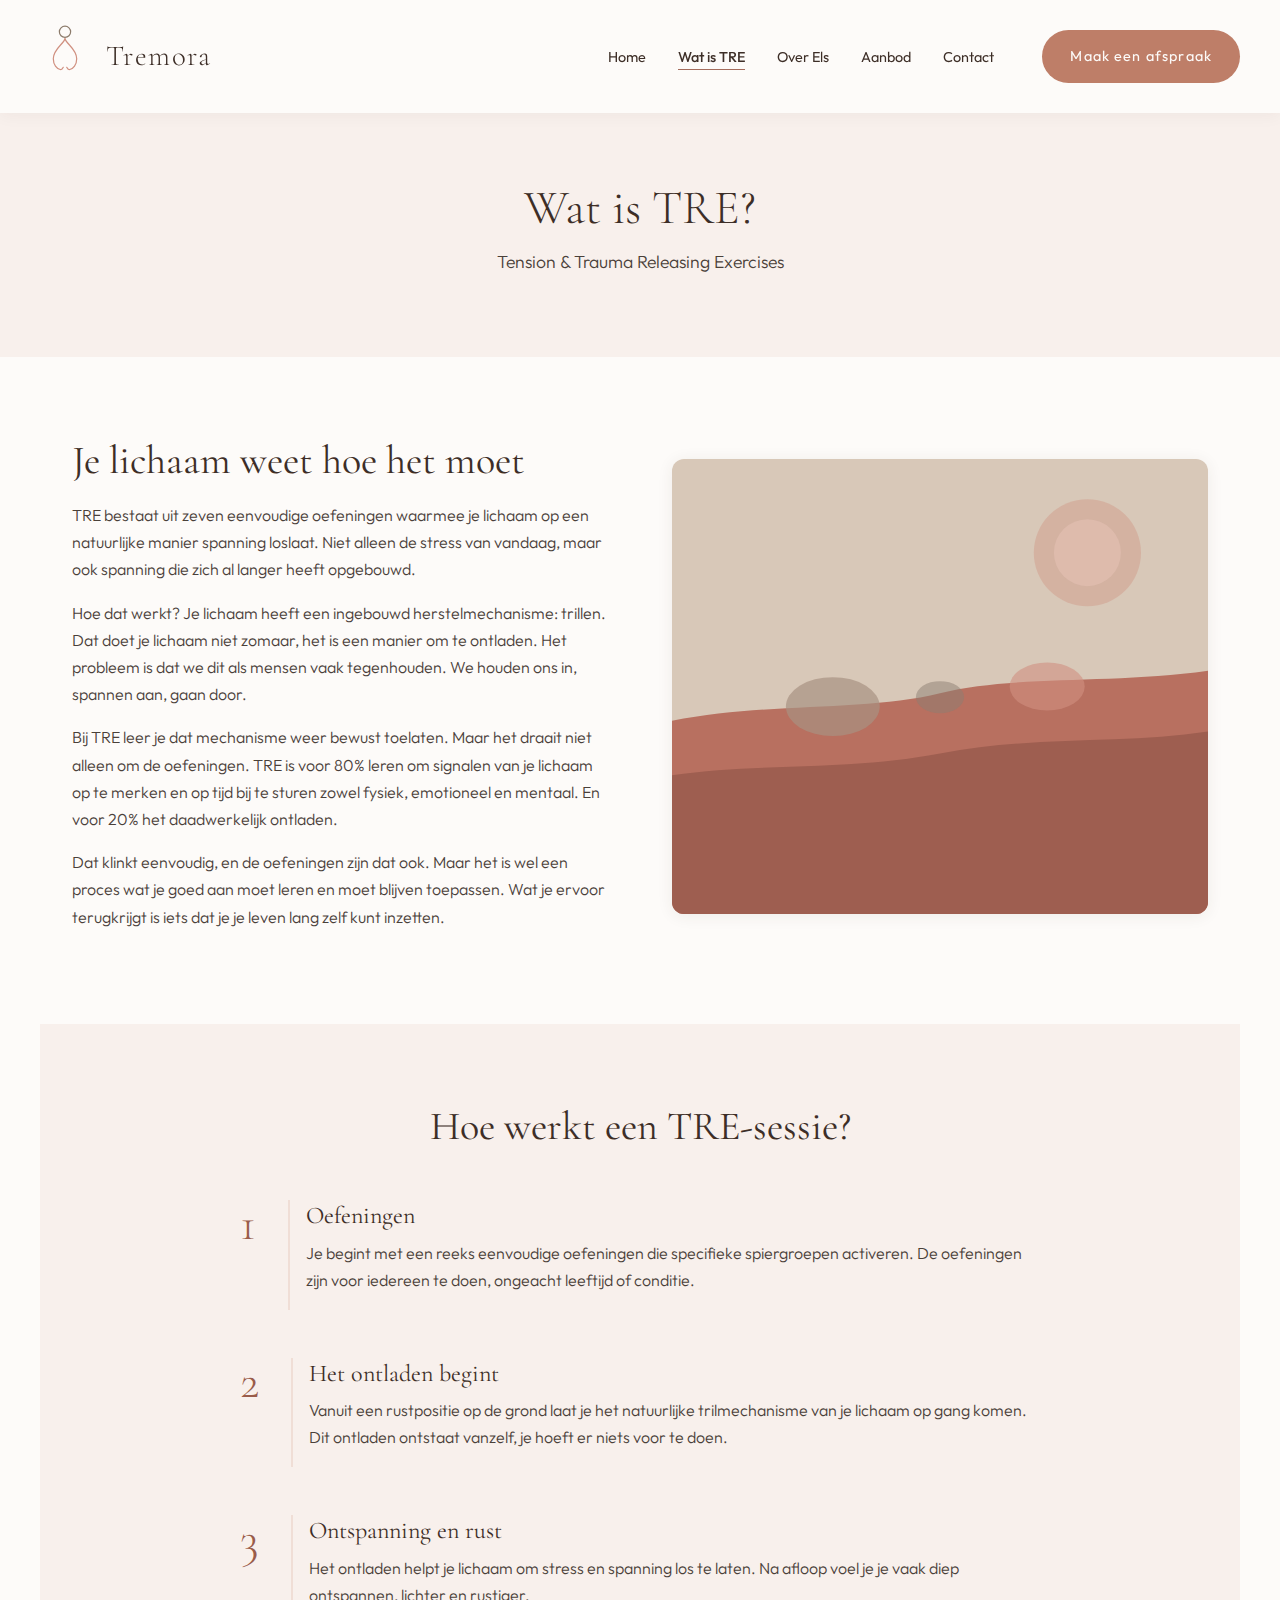
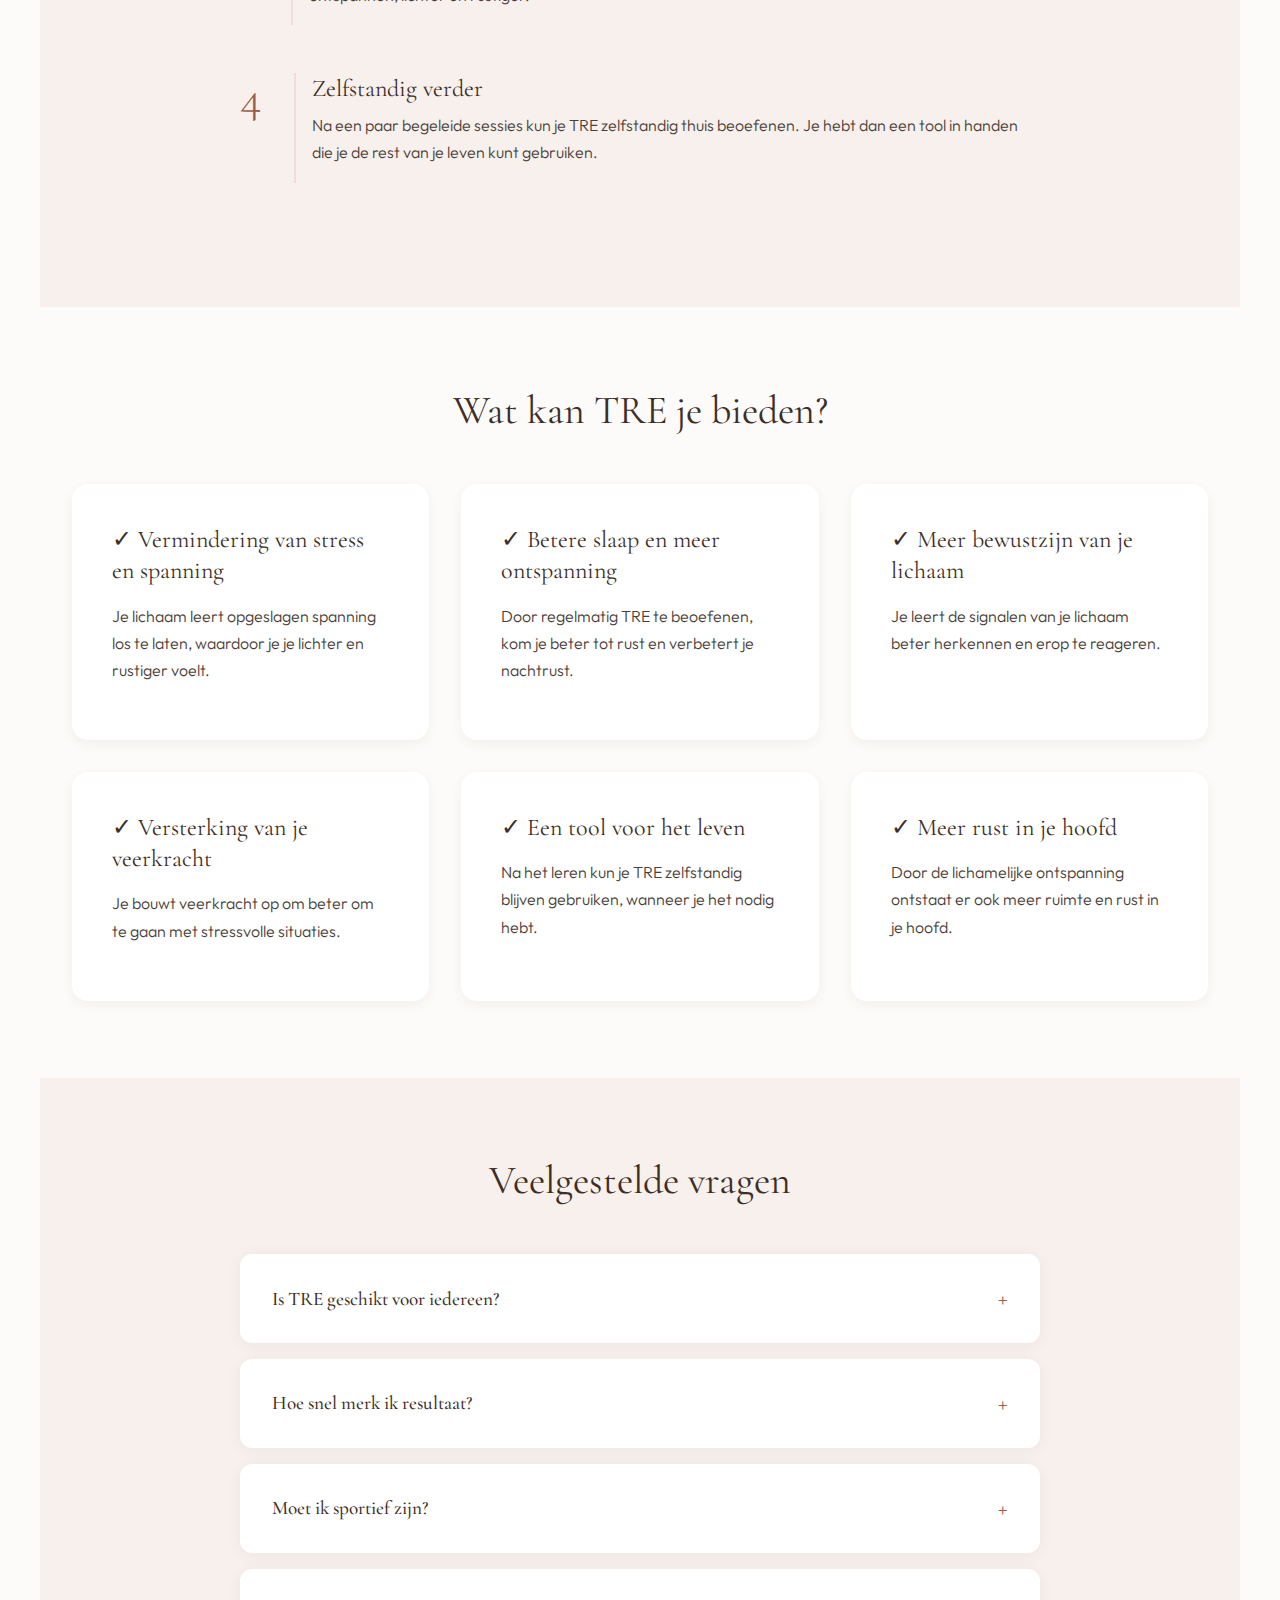
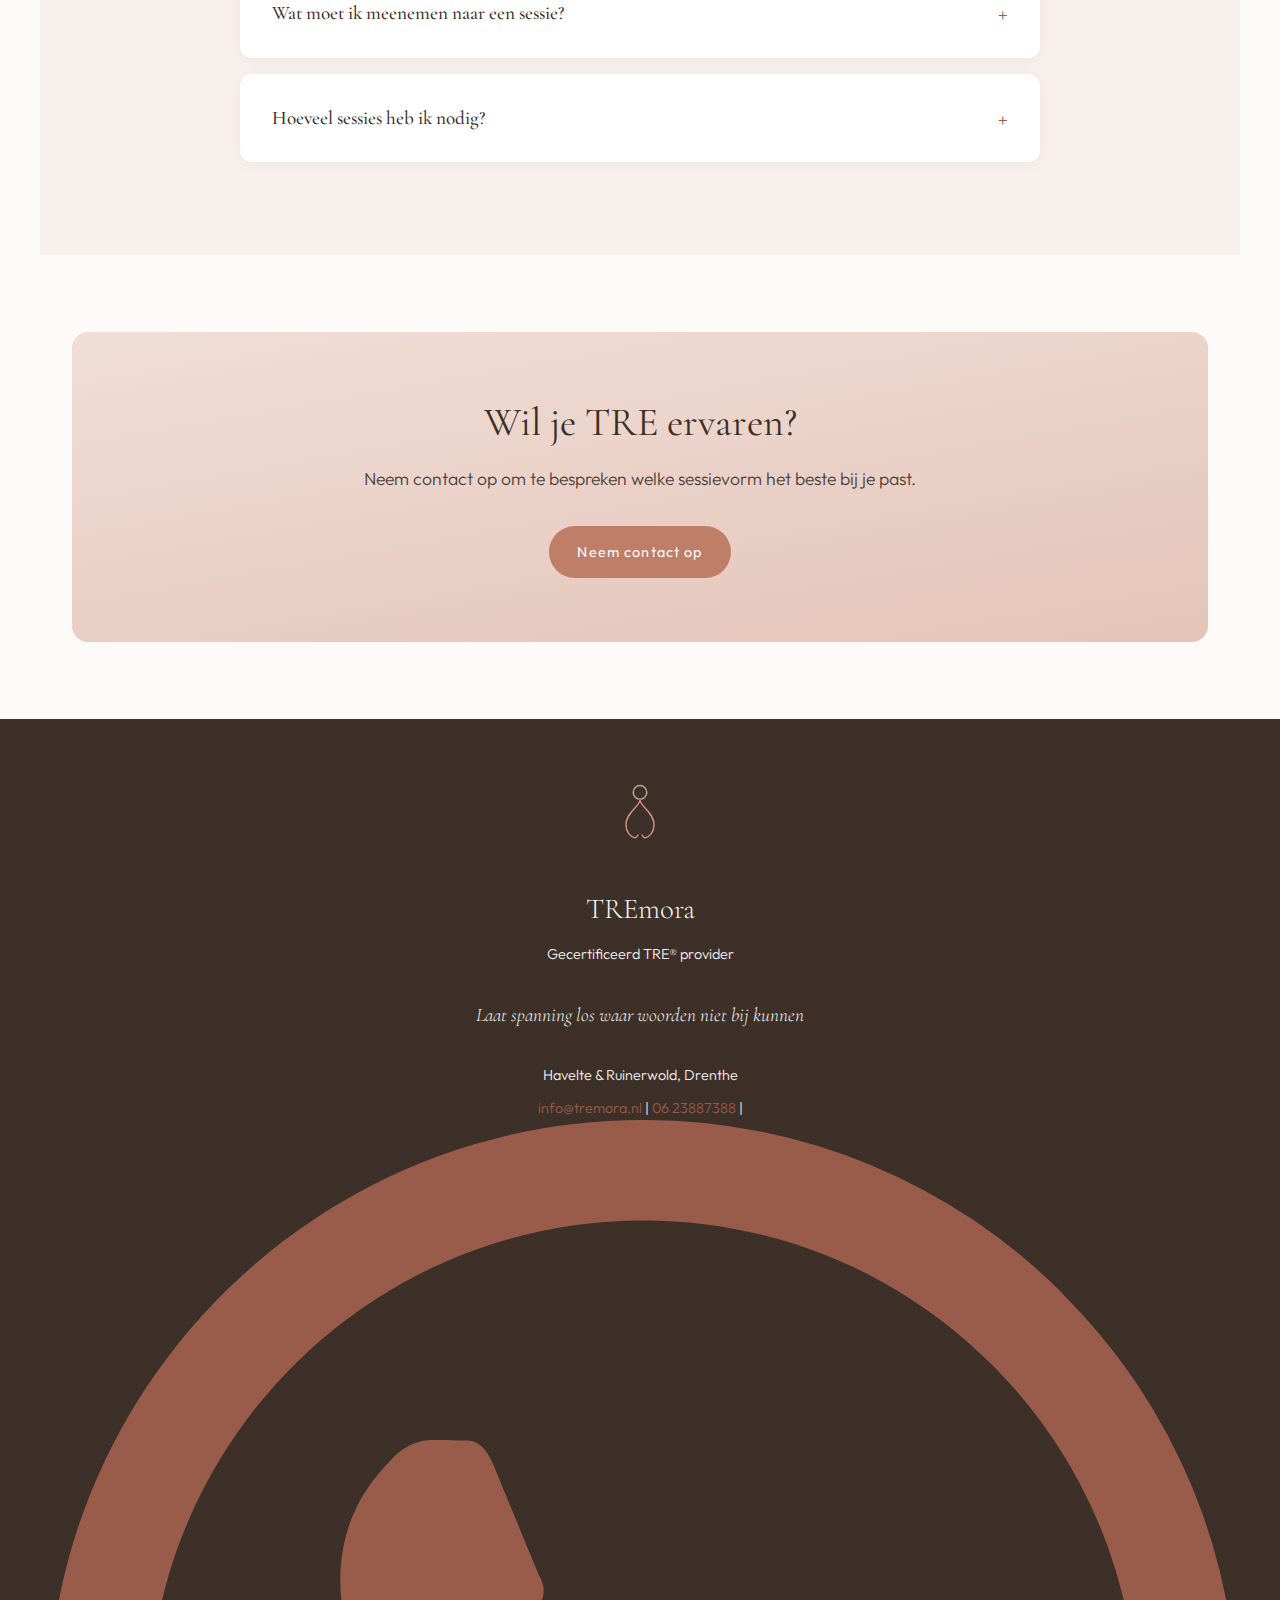
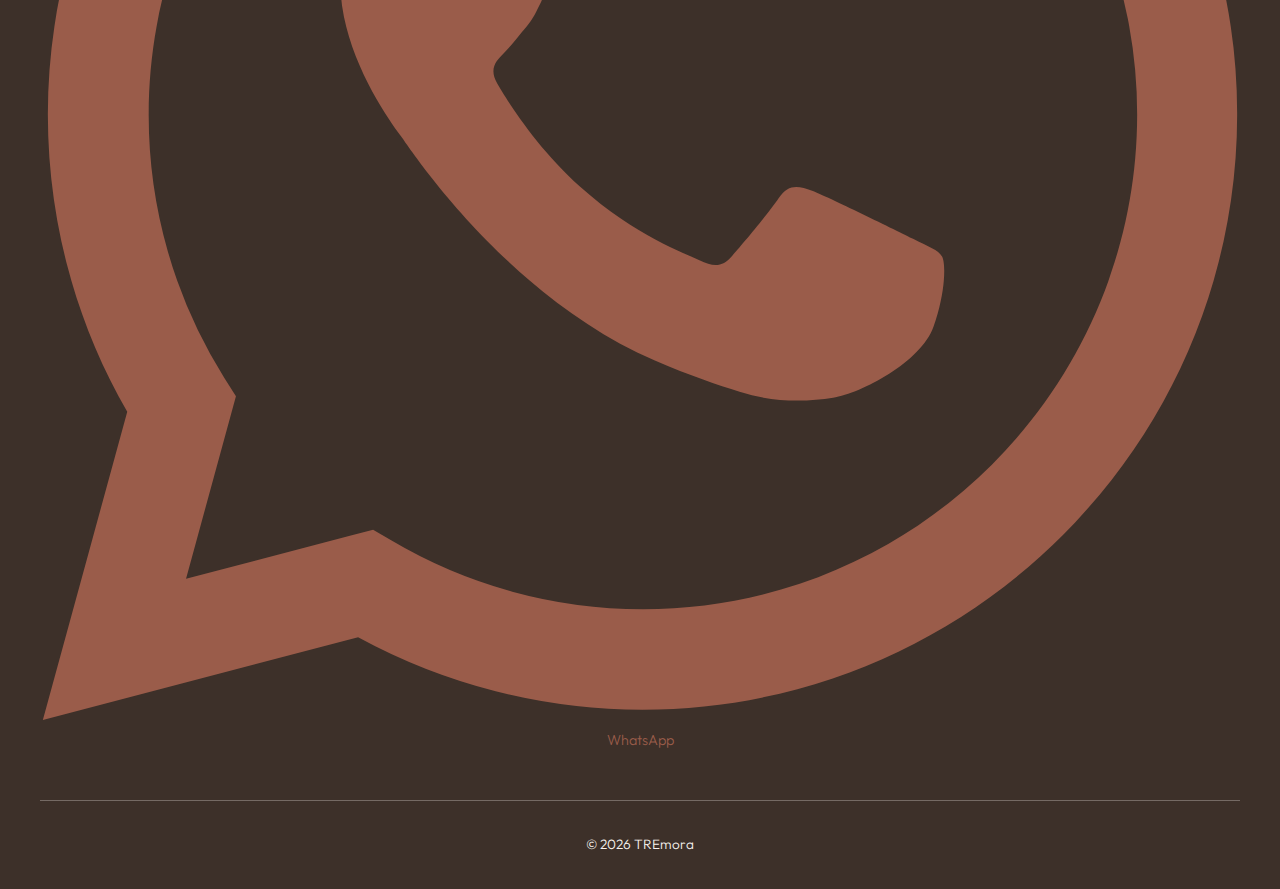
<file: wat-is-tre.html>
<!DOCTYPE html>
<html lang="nl">
<head>
  <meta charset="UTF-8">
  <meta name="viewport" content="width=device-width, initial-scale=1.0">
  <title>Wat is TRE? — Spanning loslaten met je lichaam | Tremora</title>
  <meta name="description" content="TRE (Tension & Trauma Releasing Exercises) is een eenvoudige methode om spanning en stress los te laten via het natuurlijke trilmechanisme van je lichaam.">
  <link rel="preconnect" href="https://fonts.googleapis.com">
  <link rel="preconnect" href="https://fonts.gstatic.com" crossorigin>
  <link href="https://fonts.googleapis.com/css2?family=Cormorant+Garamond:ital,wght@0,300;0,400;0,500;1,300;1,400&family=Outfit:wght@300;400;500&display=swap" rel="stylesheet">
  <link rel="stylesheet" href="css/style.css">
  <link rel="icon" href="images/logo-favicon-dark.svg" type="image/svg+xml">
</head>
<body>
  <!-- Header -->
  <header class="header">
    <div class="header-container">
      <a href="index.html" class="logo-link">
        <svg class="logo-icon" viewBox="0 0 110 150" fill="none" xmlns="http://www.w3.org/2000/svg">
          <circle cx="55" cy="18" r="13" fill="none" stroke="#8C7B6B" stroke-width="2.8" stroke-linecap="round"/>
          <path d="M55 34 C52 46, 28 58, 28 80 C28 94, 36 103, 44 105 C47 106, 49 104, 51 100" stroke="#D09080" stroke-width="2.8" fill="none" stroke-linecap="round" stroke-linejoin="round"/>
          <path d="M55 34 C58 46, 82 58, 82 80 C82 94, 74 103, 66 105 C63 106, 61 104, 59 100" stroke="#D09080" stroke-width="2.8" fill="none" stroke-linecap="round" stroke-linejoin="round"/>
        </svg>
        <span class="logo-text">Tremora</span>
      </a>
      <nav class="nav">
        <button class="hamburger" aria-label="Menu openen" aria-controls="nav-dropdown" aria-expanded="false">
          <span></span>
          <span></span>
          <span></span>
        </button>
        <div class="nav-dropdown" id="nav-dropdown">
          <ul class="nav-links" id="nav-links">
            <li><a href="index.html">Home</a></li>
            <li><a href="wat-is-tre.html">Wat is TRE</a></li>
            <li><a href="over-els.html">Over Els</a></li>
            <li><a href="aanbod.html">Aanbod</a></li>
            <li><a href="contact.html">Contact</a></li>
          </ul>
          <div class="nav-cta">
            <a href="contact.html" class="btn btn-primary">Maak een afspraak</a>
          </div>
        </div>
      </nav>
    </div>
  </header>

  <!-- Page Header -->
  <section class="page-header">
    <h1>Wat is TRE?</h1>
    <p>Tension & Trauma Releasing Exercises</p>
  </section>

  <!-- Uitleg TRE -->
  <section class="section">
    <div class="two-column">
      <div>
        <h2>Je lichaam weet hoe het moet</h2>
        <p>TRE bestaat uit zeven eenvoudige oefeningen waarmee je lichaam op een natuurlijke manier spanning loslaat. Niet alleen de stress van vandaag, maar ook spanning die zich al langer heeft opgebouwd.</p>
        <p>Hoe dat werkt? Je lichaam heeft een ingebouwd herstelmechanisme: trillen. Dat doet je lichaam niet zomaar, het is een manier om te ontladen. Het probleem is dat we dit als mensen vaak tegenhouden. We houden ons in, spannen aan, gaan door.</p>
        <p>Bij TRE leer je dat mechanisme weer bewust toelaten. Maar het draait niet alleen om de oefeningen. TRE is voor 80% leren om signalen van je lichaam op te merken en op tijd bij te sturen zowel fysiek, emotioneel en mentaal. En voor 20% het daadwerkelijk ontladen.</p>
        <p>Dat klinkt eenvoudig, en de oefeningen zijn dat ook. Maar het is wel een proces wat je goed aan moet leren en moet blijven toepassen. Wat je ervoor terugkrijgt is iets dat je je leven lang zelf kunt inzetten.</p>
      </div>
      <div>
        <img src="images/05-aarden.svg" alt="TRE – aarden, sfeerbeeld" loading="lazy" width="600" height="400" class="tre-sfeerbeeld">
      </div>
    </div>
  </section>

  <!-- Hoe werkt het? -->
  <section class="section section-alt">
    <h2 style="text-align: center; margin-bottom: 3rem;">Hoe werkt een TRE-sessie?</h2>
    <div class="steps-list">
      <div class="step-item">
        <div class="step-number">1</div>
        <div class="step-content">
          <h3>Oefeningen</h3>
          <p>Je begint met een reeks eenvoudige oefeningen die specifieke spiergroepen activeren. De oefeningen zijn voor iedereen te doen, ongeacht leeftijd of conditie.</p>
        </div>
      </div>
      <div class="step-item">
        <div class="step-number">2</div>
        <div class="step-content">
          <h3>Het ontladen begint</h3>
          <p>Vanuit een rustpositie op de grond laat je het natuurlijke trilmechanisme van je lichaam op gang komen. Dit ontladen ontstaat vanzelf, je hoeft er niets voor te doen.</p>
        </div>
      </div>
      <div class="step-item">
        <div class="step-number">3</div>
        <div class="step-content">
          <h3>Ontspanning en rust</h3>
          <p>Het ontladen helpt je lichaam om stress en spanning los te laten. Na afloop voel je je vaak diep ontspannen, lichter en rustiger.</p>
        </div>
      </div>
      <div class="step-item">
        <div class="step-number">4</div>
        <div class="step-content">
          <h3>Zelfstandig verder</h3>
          <p>Na een paar begeleide sessies kun je TRE zelfstandig thuis beoefenen. Je hebt dan een tool in handen die je de rest van je leven kunt gebruiken.</p>
        </div>
      </div>
    </div>
  </section>

  <!-- Wat levert het op? -->
  <section class="section">
    <h2 style="text-align: center; margin-bottom: 3rem;">Wat kan TRE je bieden?</h2>
    <div class="card-grid">
      <div class="card">
        <h3>✓ Vermindering van stress en spanning</h3>
        <p>Je lichaam leert opgeslagen spanning los te laten, waardoor je je lichter en rustiger voelt.</p>
      </div>
      <div class="card">
        <h3>✓ Betere slaap en meer ontspanning</h3>
        <p>Door regelmatig TRE te beoefenen, kom je beter tot rust en verbetert je nachtrust.</p>
      </div>
      <div class="card">
        <h3>✓ Meer bewustzijn van je lichaam</h3>
        <p>Je leert de signalen van je lichaam beter herkennen en erop te reageren.</p>
      </div>
      <div class="card">
        <h3>✓ Versterking van je veerkracht</h3>
        <p>Je bouwt veerkracht op om beter om te gaan met stressvolle situaties.</p>
      </div>
      <div class="card">
        <h3>✓ Een tool voor het leven</h3>
        <p>Na het leren kun je TRE zelfstandig blijven gebruiken, wanneer je het nodig hebt.</p>
      </div>
      <div class="card">
        <h3>✓ Meer rust in je hoofd</h3>
        <p>Door de lichamelijke ontspanning ontstaat er ook meer ruimte en rust in je hoofd.</p>
      </div>
    </div>
  </section>

  <!-- Veelgestelde vragen -->
  <section class="section section-alt">
    <h2 style="text-align: center; margin-bottom: 3rem;">Veelgestelde vragen</h2>
    <div class="faq-list">
      <div class="faq-item">
        <div class="faq-question">
          <span>Is TRE geschikt voor iedereen?</span>
          <span class="faq-icon">+</span>
        </div>
        <div class="faq-answer">
          <div class="faq-answer-content">
            <p>TRE is geschikt voor de meeste mensen, ongeacht leeftijd of fysieke conditie. De oefeningen zijn eenvoudig en kunnen worden aangepast aan jouw mogelijkheden. Bij specifieke medische of psychische klachten is het verstandig om dit vooraf te bespreken. Je vult vooraf een medisch intakeformulier in.</p>
          </div>
        </div>
      </div>
      <div class="faq-item">
        <div class="faq-question">
          <span>Hoe snel merk ik resultaat?</span>
          <span class="faq-icon">+</span>
        </div>
        <div class="faq-answer">
          <div class="faq-answer-content">
            <p>Veel mensen ervaren al na de eerste sessie een gevoel van ontspanning. Het effect bouwt op naarmate je het vaker doet. Na een paar begeleide sessies heb je voldoende ervaring om zelfstandig verder te gaan.</p>
          </div>
        </div>
      </div>
      <div class="faq-item">
        <div class="faq-question">
          <span>Moet ik sportief zijn?</span>
          <span class="faq-icon">+</span>
        </div>
        <div class="faq-answer">
          <div class="faq-answer-content">
            <p>Nee, de oefeningen zijn laagdrempelig en voor iedereen te doen. Je hebt geen speciale conditie of ervaring nodig.</p>
          </div>
        </div>
      </div>
      <div class="faq-item">
        <div class="faq-question">
          <span>Wat moet ik meenemen naar een sessie?</span>
          <span class="faq-icon">+</span>
        </div>
        <div class="faq-answer">
          <div class="faq-answer-content">
            <p>Draag comfortabele kleding en eventueel sokken met antislip. Verder heb je niets nodig.</p>
          </div>
        </div>
      </div>
      <div class="faq-item">
        <div class="faq-question">
          <span>Hoeveel sessies heb ik nodig?</span>
          <span class="faq-icon">+</span>
        </div>
        <div class="faq-answer">
          <div class="faq-answer-content">
            <p>De meeste mensen hebben een aantal begeleide sessies nodig om TRE zelfstandig te kunnen toepassen. Dit verschilt per persoon en hangt af van je situatie en behoeften.</p>
          </div>
        </div>
      </div>
    </div>
  </section>

  <!-- CTA -->
  <section class="section">
    <div class="cta-block">
      <h2>Wil je TRE ervaren?</h2>
      <p>Neem contact op om te bespreken welke sessievorm het beste bij je past.</p>
      <div class="cta-buttons">
        <a href="contact.html" class="btn btn-primary">Neem contact op</a>
      </div>
    </div>
  </section>

  <!-- Footer (component, geladen via main.js) -->
  <div id="footer-container"></div>

  <script src="js/main.js"></script>
</body>
</html>
</file>
<file: css/style.css>
/* ===== CSS VARIABELEN ===== */
:root {
  /* Primary — Blush family */
  --blush: #D09080;
  --blush-deep: #BE7E68;
  --blush-soft: #E4C4B8;
  --blush-light: #F0DED6;
  --blush-whisper: #F8F0EC;

  /* Secondary — Taupe family */
  --taupe: #B8A99A;
  --taupe-dark: #8C7B6B;
  --taupe-deep: #6B5D55;

  /* Neutrals — donkerder voor betere leesbaarheid (WCAG AA) */
  --cream: #F7F3EF;
  --warm-white: #FDFBF9;
  --text-dark: #3D2E27;
  --text-medium: #4a4039;
  --text-light: #6b5f58;
  --border-light: #E8E0D8;
  --brand-dark: #3D3029;

  /* Links — voldoende contrast op lichte achtergrond */
  --link-color: #9a5c4a;
  --link-hover: #7d4a3b;

  /* Typography */
  --font-display: 'Cormorant Garamond', Georgia, serif;
  --font-body: 'Outfit', system-ui, sans-serif;

  /* Responsive breakpoints (voor reference in media queries) */
  --bp-sm: 576px;
  --bp-md: 768px;
  --bp-lg: 992px;
  --bp-xl: 1200px;
  /* Touch target minimum (WCAG / Apple HIG) */
  --touch-min: 44px;
}

/* ===== RESET & BASIS ===== */
* {
  margin: 0;
  padding: 0;
  box-sizing: border-box;
}

html {
  scroll-behavior: smooth;
}

body {
  background: var(--warm-white);
  color: var(--text-dark);
  font-family: var(--font-body);
  font-weight: 300;
  line-height: 1.7;
  -webkit-font-smoothing: antialiased;
}

/* ===== TYPOGRAPHY ===== */
h1, h2, h3, h4, h5, h6 {
  font-family: var(--font-display);
  font-weight: 400;
  color: var(--text-dark);
  line-height: 1.3;
  margin-bottom: 1rem;
}

h1 {
  font-size: clamp(2rem, 5vw + 1.5rem, 4rem);
  font-weight: 300;
}

h2 {
  font-size: clamp(1.75rem, 4vw + 1rem, 2.5rem);
}

h3 {
  font-size: clamp(1.35rem, 2vw + 0.8rem, 1.8rem);
}

p {
  color: var(--text-medium);
  margin-bottom: 1rem;
}

a {
  color: var(--link-color);
  text-decoration: none;
  transition: color 0.3s ease;
}

a:hover {
  color: var(--link-hover);
}

/* ===== HEADER / NAVIGATIE ===== */
.header {
  background: var(--warm-white);
  padding: 1.5rem 2rem;
  position: sticky;
  top: 0;
  z-index: 1000;
  box-shadow: 0 2px 16px rgba(61, 46, 39, 0.05);
  transition: box-shadow 0.3s ease;
}

.header.scrolled {
  box-shadow: 0 2px 20px rgba(61, 46, 39, 0.08);
}

.header-container {
  max-width: 1200px;
  margin: 0 auto;
  display: flex;
  justify-content: space-between;
  align-items: center;
}

.logo-link {
  display: flex;
  align-items: center;
  gap: 1rem;
  text-decoration: none;
  color: var(--text-dark);
}

.logo-icon {
  width: 50px;
  height: 65px;
  flex-shrink: 0;
}

.logo-text {
  font-family: var(--font-display);
  font-size: 1.8rem;
  font-weight: 300;
  letter-spacing: 0.05em;
  color: var(--text-dark);
}

.nav {
  display: flex;
  align-items: center;
  gap: 2.5rem;
  position: relative;
  flex-wrap: nowrap;
}

/* Dropdown-wrapper: op desktop gewoon links + CTA naast elkaar, altijd één rij */
.nav-dropdown {
  display: flex;
  align-items: center;
  gap: 2rem;
  flex-wrap: nowrap;
}

.nav-links {
  display: flex;
  gap: 2rem;
  list-style: none;
  flex: 1 1 auto;
  min-width: 0;
}

.nav-dropdown .nav-cta {
  flex-shrink: 0;
}

.nav-links a {
  font-family: var(--font-body);
  font-weight: 400;
  font-size: 0.9rem;
  color: var(--text-dark);
  text-decoration: none;
  transition: color 0.3s ease;
}

.nav-links a:hover {
  color: var(--text-dark);
}

/* Huidige pagina in navigatie — subtiele active status */
.nav-links a.is-active {
  color: var(--text-dark);
  font-weight: 500;
  position: relative;
}
.nav-links a.is-active::after {
  content: '';
  position: absolute;
  left: 0;
  right: 0;
  bottom: -4px;
  height: 1px;
  background: var(--link-color);
  opacity: 0.9;
}

.nav-cta {
  margin-left: 1rem;
}

/* Hamburger menu (mobiel) */
.hamburger {
  display: none;
  flex-direction: column;
  justify-content: center;
  gap: 6px;
  background: none;
  border: none;
  cursor: pointer;
  padding: 0.5rem;
  min-width: var(--touch-min);
  min-height: var(--touch-min);
  border-radius: 8px;
  transition: background 0.2s ease;
}

.hamburger:hover {
  background: var(--blush-whisper);
}

.hamburger span {
  width: 24px;
  height: 2px;
  background: var(--text-dark);
  transition: transform 0.3s ease, opacity 0.3s ease;
}

.hamburger.is-open span:nth-child(1) {
  transform: translateY(8px) rotate(45deg);
}

.hamburger.is-open span:nth-child(2) {
  opacity: 0;
}

.hamburger.is-open span:nth-child(3) {
  transform: translateY(-8px) rotate(-45deg);
}

/* ===== BUTTONS (CTA) ===== */
.btn {
  font-family: var(--font-body);
  font-weight: 400;
  font-size: clamp(0.875rem, 2vw, 0.9rem);
  letter-spacing: 0.08em;
  padding: 0.875rem 1.75rem;
  min-height: var(--touch-min);
  min-width: var(--touch-min);
  border-radius: 100px;
  border: none;
  cursor: pointer;
  transition: all 0.3s ease;
  text-decoration: none;
  display: inline-flex;
  align-items: center;
  justify-content: center;
  text-align: center;
  white-space: nowrap;
  box-sizing: border-box;
}

.btn-primary {
  background: var(--blush-deep);
  color: var(--warm-white);
}

.btn-primary:hover {
  background: var(--link-hover);
  color: var(--warm-white);
}

.btn-secondary {
  background: transparent;
  color: var(--text-dark);
  border: 1.5px solid var(--taupe-dark);
}

.btn-secondary:hover {
  background: var(--cream);
  color: var(--text-dark);
}

/* ===== SECTIONS ===== */
.section {
  padding: clamp(2.5rem, 6vw, 5rem) clamp(1rem, 4vw, 2rem);
  max-width: 1200px;
  margin: 0 auto;
}

.section-alt {
  background: var(--blush-whisper);
}

/* ===== CARDS ===== */
.card {
  background: white;
  border-radius: 16px;
  padding: 2.5rem;
  box-shadow: 0 4px 12px rgba(61, 46, 39, 0.06);
}

.card-grid {
  display: grid;
  grid-template-columns: repeat(auto-fit, minmax(280px, 1fr));
  gap: 2rem;
  margin-top: 3rem;
}

.card h3 {
  margin-bottom: 1rem;
  font-size: 1.5rem;
}

/* ===== CTA BLOCK ===== */
.cta-block {
  background: linear-gradient(170deg, var(--blush-light) 0%, var(--blush-soft) 100%);
  padding: 4rem 2rem;
  text-align: center;
  border-radius: 16px;
}

.cta-block h2 {
  margin-bottom: 1rem;
  color: var(--text-dark);
}

.cta-block p {
  font-size: 1.1rem;
  margin-bottom: 2rem;
  max-width: 600px;
  margin-left: auto;
  margin-right: auto;
  color: var(--text-medium);
}

.cta-buttons {
  display: flex;
  gap: 1rem;
  justify-content: center;
  flex-wrap: wrap;
  align-items: stretch;
}

.cta-buttons .btn {
  flex: 0 1 auto;
  min-width: 0;
}

/* ===== TWO COLUMN LAYOUT ===== */
.two-column {
  display: grid;
  grid-template-columns: 1fr 1fr;
  gap: 4rem;
  align-items: center;
}

.two-column img {
  width: 100%;
  height: auto;
  border-radius: 12px;
  box-shadow: 0 2px 16px rgba(61, 46, 39, 0.08);
}

/* Portret-placeholders: iets ronder in lijn met huisstijl (rond of zacht afgerond) */
.two-column img.placeholder-portret {
  border-radius: 16px;
}

/* Over Els sectie: desktop = afbeelding links, tekst rechts; mobiel = tekst dan afbeelding */
.section-els .els-content {
  display: flex;
  flex-direction: column;
  gap: 2.5rem;
  align-items: center;
  max-width: 720px;
  margin: 0 auto;
}

.section-els .els-text {
  width: 100%;
}

.section-els .els-portret-wrap {
  width: 100%;
  max-width: 600px;
  padding: 1.25rem;
  background: linear-gradient(145deg, var(--blush-whisper) 0%, var(--blush-light) 50%, var(--cream) 100%);
  border-radius: 16px;
  box-shadow: 0 2px 20px rgba(140, 123, 107, 0.08), inset 0 1px 0 rgba(255, 255, 255, 0.6);
}

.section-els .els-portret-wrap .els-portret {
  width: 100%;
  height: auto;
  max-height: 400px;
  object-fit: contain;
  object-position: center bottom;
  border-radius: 12px;
  display: block;
}

@media (min-width: 769px) {
  .section-els .els-content {
    flex-direction: row;
    align-items: stretch;
    gap: 3rem;
    max-width: 100%;
  }

  .section-els .els-portret-wrap {
    order: -1;
    flex: 0 0 auto;
    width: 320px;
    max-width: none;
    min-height: 0;
    display: flex;
    align-items: stretch;
  }

  .section-els .els-portret-wrap .els-portret {
    width: 100%;
    height: 100%;
    max-height: none;
    object-fit: cover;
    object-position: center top;
    flex: 1;
    min-height: 0;
  }

  .section-els .els-text {
    flex: 1;
    min-width: 0;
  }
}

/* ===== FOOTER ===== */
.footer {
  background: var(--brand-dark);
  color: var(--cream);
  padding: 4rem 2rem 2rem;
  text-align: center;
}

.footer-container {
  max-width: 1200px;
  margin: 0 auto;
}

.footer-logo {
  margin-bottom: 1.5rem;
}

.footer-logo-icon {
  width: 60px;
  height: 78px;
  margin: 0 auto 1rem;
}

.footer-brand {
  font-family: var(--font-display);
  font-size: 1.8rem;
  font-weight: 300;
  color: var(--cream);
  margin-bottom: 0.5rem;
}

.footer-subtitle {
  font-family: var(--font-body);
  font-size: 0.9rem;
  color: var(--cream);
  margin-bottom: 1.5rem;
}

.footer-tagline {
  font-family: var(--font-display);
  font-style: italic;
  font-weight: 300;
  font-size: 1.2rem;
  color: var(--cream);
  margin: 2rem 0;
}

.footer-info {
  margin: 2rem 0;
  color: var(--cream);
  font-size: 0.9rem;
}

.footer-info p {
  margin: 0.5rem 0;
  color: var(--cream);
}

.footer-copyright {
  margin-top: 3rem;
  padding-top: 2rem;
  border-top: 1px solid rgba(247, 243, 239, 0.3);
  color: var(--cream);
  font-size: 0.85rem;
}

/* ===== HERO SECTION ===== */
.hero {
  min-height: min(80vh, 600px);
  display: flex;
  align-items: center;
  justify-content: center;
  text-align: center;
  padding: clamp(2rem, 6vw, 4rem) clamp(1rem, 4vw, 2rem);
  background: linear-gradient(170deg, var(--blush-whisper) 0%, var(--blush-light) 40%, var(--blush-soft) 100%);
  position: relative;
  overflow: hidden;
}

.hero::before {
  content: '';
  position: absolute;
  top: -15%;
  right: -15%;
  width: 55%;
  height: 70%;
  background: radial-gradient(ellipse, rgba(212, 171, 155, 0.25) 0%, transparent 65%);
  border-radius: 50%;
}

.hero-content {
  position: relative;
  z-index: 1;
  max-width: 800px;
}

.hero-logo {
  width: 110px;
  height: 140px;
  margin: 0 auto 2rem;
}

.hero h1 {
  font-size: clamp(2.25rem, 8vw + 1rem, 5rem);
  font-weight: 300;
  margin-bottom: 0.5rem;
  letter-spacing: 0.05em;
}

.hero-subtitle {
  font-family: var(--font-body);
  font-weight: 300;
  font-size: clamp(0.8rem, 2vw, 1.1rem);
  letter-spacing: 0.2em;
  text-transform: uppercase;
  color: var(--text-dark);
  margin-bottom: 2rem;
}

.hero-tagline {
  font-family: var(--font-display);
  font-style: italic;
  font-weight: 300;
  font-size: clamp(1.1rem, 2.5vw, 1.4rem);
  color: var(--text-dark);
  margin: 2rem 0 3rem;
}

.hero-buttons {
  display: flex;
  gap: 1rem;
  justify-content: center;
  flex-wrap: wrap;
  align-items: stretch;
}

.hero-buttons .btn {
  flex: 0 1 auto;
  min-width: 0;
}

/* ===== PAGE HEADER ===== */
.page-header {
  background: var(--blush-whisper);
  padding: clamp(2.5rem, 6vw, 4rem) clamp(1rem, 4vw, 2rem);
  text-align: center;
}

.page-header h1 {
  font-size: clamp(1.75rem, 5vw + 1rem, 3rem);
  margin-bottom: 0.5rem;
}

.page-header p {
  font-size: 1.1rem;
  color: var(--text-medium);
}

/* ===== FAQ ACCORDION ===== */
.faq-list {
  max-width: 800px;
  margin: 0 auto;
}

.faq-item {
  background: white;
  border-radius: 12px;
  margin-bottom: 1rem;
  overflow: hidden;
  box-shadow: 0 2px 16px rgba(61, 46, 39, 0.05);
}

.faq-question {
  padding: 1.5rem 2rem;
  cursor: pointer;
  display: flex;
  justify-content: space-between;
  align-items: center;
  font-family: var(--font-display);
  font-weight: 500;
  font-size: 1.2rem;
  color: var(--text-dark);
  transition: background 0.3s ease;
}

.faq-question:hover {
  background: var(--blush-light);
}

.faq-icon {
  color: var(--link-color);
  font-size: 1.5rem;
  transition: transform 0.3s ease;
  flex-shrink: 0;
  margin-left: 1rem;
}

.faq-item.active .faq-icon {
  transform: rotate(45deg);
}

.faq-answer {
  max-height: 0;
  overflow: hidden;
  transition: max-height 0.3s ease;
}

.faq-answer-content {
  padding: 0 2rem 1.5rem;
  color: var(--text-medium);
  line-height: 1.8;
}

.faq-item.active .faq-answer {
  max-height: 500px;
}

/* ===== STEPS / TIMELINE ===== */
.steps-list {
  max-width: 800px;
  margin: 0 auto;
}

.step-item {
  display: flex;
  gap: 2rem;
  margin-bottom: 3rem;
  align-items: flex-start;
}

.step-number {
  font-family: var(--font-display);
  font-size: 3rem;
  font-weight: 300;
  color: var(--link-color);
  flex-shrink: 0;
  line-height: 1;
}

.step-content {
  flex: 1;
  padding-left: 1rem;
  border-left: 2px solid var(--blush-light);
}

.step-content h3 {
  margin-bottom: 0.5rem;
  font-size: 1.5rem;
}

/* ===== OFFER CARDS ===== */
.card-grid[style*="minmax(400px"] {
  align-items: stretch;
}

.offer-card {
  display: flex;
  flex-direction: column;
  background: white;
  border-radius: 16px;
  padding: 3rem;
  box-shadow: 0 2px 16px rgba(61, 46, 39, 0.05);
}

/* Ruimte boven CTA vult rest; vaste marge voor gelijke afstand t.o.v. offer-details */
.offer-card > .offer-details {
  flex: 0 0 auto;
}

.offer-card-cta {
  margin-top: auto;
  padding-top: 2rem;
  display: flex;
  align-items: center;
  justify-content: center;
  text-align: center;
  width: 100%;
  min-height: var(--touch-min);
}

.offer-card-cta.btn {
  min-width: 0;
  width: 100%;
}

.offer-card h2 {
  margin-bottom: 1rem;
}

.offer-subtitle {
  color: var(--text-medium);
  font-size: 1.1rem;
  margin-bottom: 1.5rem;
}

.offer-features {
  list-style: none;
  margin: 2rem 0 0.75rem 0;
}

.offer-features li {
  padding: 0.75rem 0;
  padding-left: 2rem;
  position: relative;
  color: var(--text-medium);
}

.offer-features li::before {
  content: '✓';
  position: absolute;
  left: 0;
  color: var(--link-color);
  font-weight: bold;
}

.offer-details {
  margin-top: 1rem;
  padding-top: 1.25rem;
  border-top: 1px solid var(--border-light);
}

.offer-detail {
  margin: 0.75rem 0;
  color: var(--text-medium);
}

.offer-price {
  font-family: var(--font-display);
  font-size: 2rem;
  color: var(--link-color);
  font-weight: 500;
  margin: 1rem 0;
}

/* Uitklapbare sessiedata (groepssessie) – direct onder titel, duidelijke CTA */
.session-dates-wrap {
  margin-bottom: 1.5rem;
}

.session-dates-toggle {
  display: inline-flex;
  align-items: center;
  gap: 0.5rem;
  border: none;
  padding: 0;
  font-family: inherit;
  font-size: 1rem;
  cursor: pointer;
  text-decoration: none;
}

/* CTA-styling: opvallende knop onder de titel */
.session-dates-toggle.btn-cta-dates {
  width: 100%;
  justify-content: center;
  padding: 0.75rem 1.25rem;
  margin-bottom: 0.5rem;
  font-size: 1rem;
  font-weight: 500;
  color: var(--blush-deep, #BE7E68);
  background: var(--blush-whisper);
  border: 2px solid var(--blush-soft);
  border-radius: 10px;
  transition: background 0.2s, border-color 0.2s, color 0.2s;
}

.session-dates-toggle.btn-cta-dates:hover {
  background: var(--blush-light);
  border-color: var(--blush);
  color: var(--text-dark);
}

.session-dates-toggle.btn-cta-dates[aria-expanded="true"]::after {
  content: ' ▲';
}

.session-dates-toggle.btn-cta-dates[aria-expanded="false"]::after {
  content: ' ▼';
}

.session-dates-content {
  max-height: 0;
  overflow: hidden;
  transition: max-height 0.3s ease-out;
}

.session-dates-wrap.is-open .session-dates-content {
  max-height: 22rem;
  margin-top: 0.75rem;
  padding: 1.25rem 1.5rem;
  background: var(--blush-whisper);
  border-radius: 10px;
  border: 1px solid var(--border-light);
}

.session-dates-content[hidden] {
  display: block;
  visibility: hidden;
}

.session-dates-wrap.is-open .session-dates-content[hidden] {
  visibility: visible;
}

.session-dates-title {
  font-weight: 500;
  margin: 0 0 0.75rem;
  color: var(--text-dark);
}

.session-dates-content p {
  margin: 0 0 0.75rem;
  color: var(--text-medium);
  line-height: 1.5;
}

.session-dates-content p:last-child {
  margin-bottom: 0;
}

.session-dates-list {
  list-style: none;
  margin: 0;
  padding: 0;
}

.session-dates-list li {
  padding: 0.35rem 0;
  color: var(--text-medium);
}

/* ===== CONTACT INFO ===== */
.contact-grid {
  display: grid;
  grid-template-columns: 1fr 1fr;
  gap: 4rem;
  align-items: start;
}

.contact-info-card {
  background: var(--blush-whisper);
  border-radius: 16px;
  padding: 2.5rem;
}

.contact-info-card h3 {
  margin-bottom: 1.5rem;
}

.contact-detail {
  margin: 1.5rem 0;
  color: var(--text-medium);
}

.contact-detail strong {
  color: var(--text-dark);
  display: block;
  margin-bottom: 0.5rem;
}

.contact-detail a {
  color: var(--link-color);
}

/* ===== RESPONSIVE — Marktstandaarden (mobile-first breakpoints) ===== */

/* Extra small (phones portret) — tot 575px */
@media (max-width: 575px) {
  .header {
    padding: 0.875rem 1rem;
  }

  .header-container {
    gap: 0.75rem;
    min-height: 0;
  }

  .logo-link {
    min-width: 0;
    flex: 1 1 auto;
  }

  .logo-text {
    font-size: 1.35rem;
    letter-spacing: 0.03em;
  }

  .logo-icon {
    width: 38px;
    height: 50px;
    flex-shrink: 0;
  }

  .nav {
    flex-shrink: 0;
  }

  .cta-block,
  .hero-content {
    padding-left: 0;
    padding-right: 0;
  }

  .cta-buttons,
  .hero-buttons {
    flex-direction: column;
    width: 100%;
    gap: 0.75rem;
  }

  .cta-buttons .btn,
  .hero-buttons .btn {
    width: 100%;
    min-width: 0;
    padding: 1rem 1.5rem;
    white-space: normal;
  }

  .card {
    padding: 1.5rem;
  }

  .cta-block {
    padding: 2.5rem 1rem;
    margin: 2.5rem 0;
  }

  .offer-card {
    padding: 1.5rem;
  }

  .offer-card .btn {
    width: 100%;
    display: flex;
    margin-top: 1.5rem;
  }

  .faq-question {
    padding: 1.25rem 1rem;
    font-size: 1.05rem;
  }

  .faq-answer-content {
    padding: 0 1rem 1.25rem;
  }

  .step-item {
    flex-direction: column;
    gap: 0.75rem;
    margin-bottom: 2rem;
  }

  .step-content {
    padding-left: 0;
    border-left: none;
    border-top: 2px solid var(--blush-light);
    padding-top: 0.75rem;
    margin-left: 0;
  }

  .step-number {
    font-size: 2.25rem;
  }

  .footer {
    padding: 2.5rem 1rem 1.5rem;
  }

  .footer-brand {
    font-size: 1.5rem;
  }

  .footer-logo-icon {
    width: 48px;
    height: 62px;
  }
}

/* Small (phones landscape / grote phones) — 576px–767px */
@media (min-width: 576px) and (max-width: 767px) {
  .cta-buttons .btn,
  .hero-buttons .btn {
    min-width: 160px;
  }
}

/* Medium (tablets) — tot 768px: navigatie en layout */
@media (max-width: 768px) {
  .hamburger {
    display: flex;
  }

  .nav {
    flex-wrap: nowrap;
    justify-content: flex-end;
    gap: 0.5rem;
    flex: 1;
    min-width: 0;
    position: static; /* dropdown positioneert t.o.v. .header */
  }

  /* Hele dropdown (links + CTA) verborgen in header; alleen hamburger zichtbaar */
  .nav-dropdown {
    display: none;
    position: absolute;
    top: 100%;
    left: 0;
    right: 0;
    background: var(--warm-white);
    flex-direction: column;
    padding: 1rem;
    box-shadow: 0 4px 20px rgba(61, 46, 39, 0.1);
    margin-top: 0.5rem;
    border-radius: 0 0 12px 12px;
    gap: 0;
  }

  .nav-dropdown.active {
    display: flex;
  }

  .nav-dropdown .nav-links {
    display: flex;
    flex-direction: column;
    gap: 0;
    position: static;
    padding: 0;
    box-shadow: none;
    margin: 0;
  }

  .nav-dropdown .nav-links li {
    border-bottom: 1px solid var(--border-light);
  }

  .nav-dropdown .nav-links li:last-child {
    border-bottom: none;
  }

  .nav-dropdown .nav-links a {
    display: flex;
    align-items: center;
    padding: 1rem 0;
    min-height: var(--touch-min);
  }

  .nav-dropdown .nav-cta {
    margin: 0;
    margin-top: 0.75rem;
    padding-top: 1rem;
    border-top: 1px solid var(--border-light);
    width: 100%;
  }

  .nav-dropdown .nav-cta .btn {
    width: 100%;
    justify-content: center;
  }

  .two-column {
    grid-template-columns: 1fr;
    gap: 2rem;
  }

  .two-column > div:first-child {
    order: 1;
  }

  .two-column > div:last-child {
    order: 2;
  }

  .two-column img {
    max-height: 280px;
    object-fit: cover;
  }

  .section-els .els-content {
    gap: 2rem;
  }

  .section-els .els-portret-wrap {
    padding: 1rem;
  }

  .section-els .els-portret-wrap .els-portret {
    max-height: 320px;
  }

  .contact-grid {
    grid-template-columns: 1fr;
    gap: 2rem;
  }

  .card-grid {
    grid-template-columns: 1fr;
  }

  /* Aanbod-pagina: offer cards altijd 1 kolom op tablet/mobiel */
  .card-grid[style*="minmax(400px"] {
    grid-template-columns: 1fr !important;
  }
}

/* Tablet tot 991px */
@media (max-width: 991px) {
  .hero-logo {
    width: 90px;
    height: 117px;
  }
}

/* Large (desktop): dropdown toont links + CTA in één rij */
@media (min-width: 769px) {
  .nav-dropdown {
    display: flex;
  }
}
</file>
